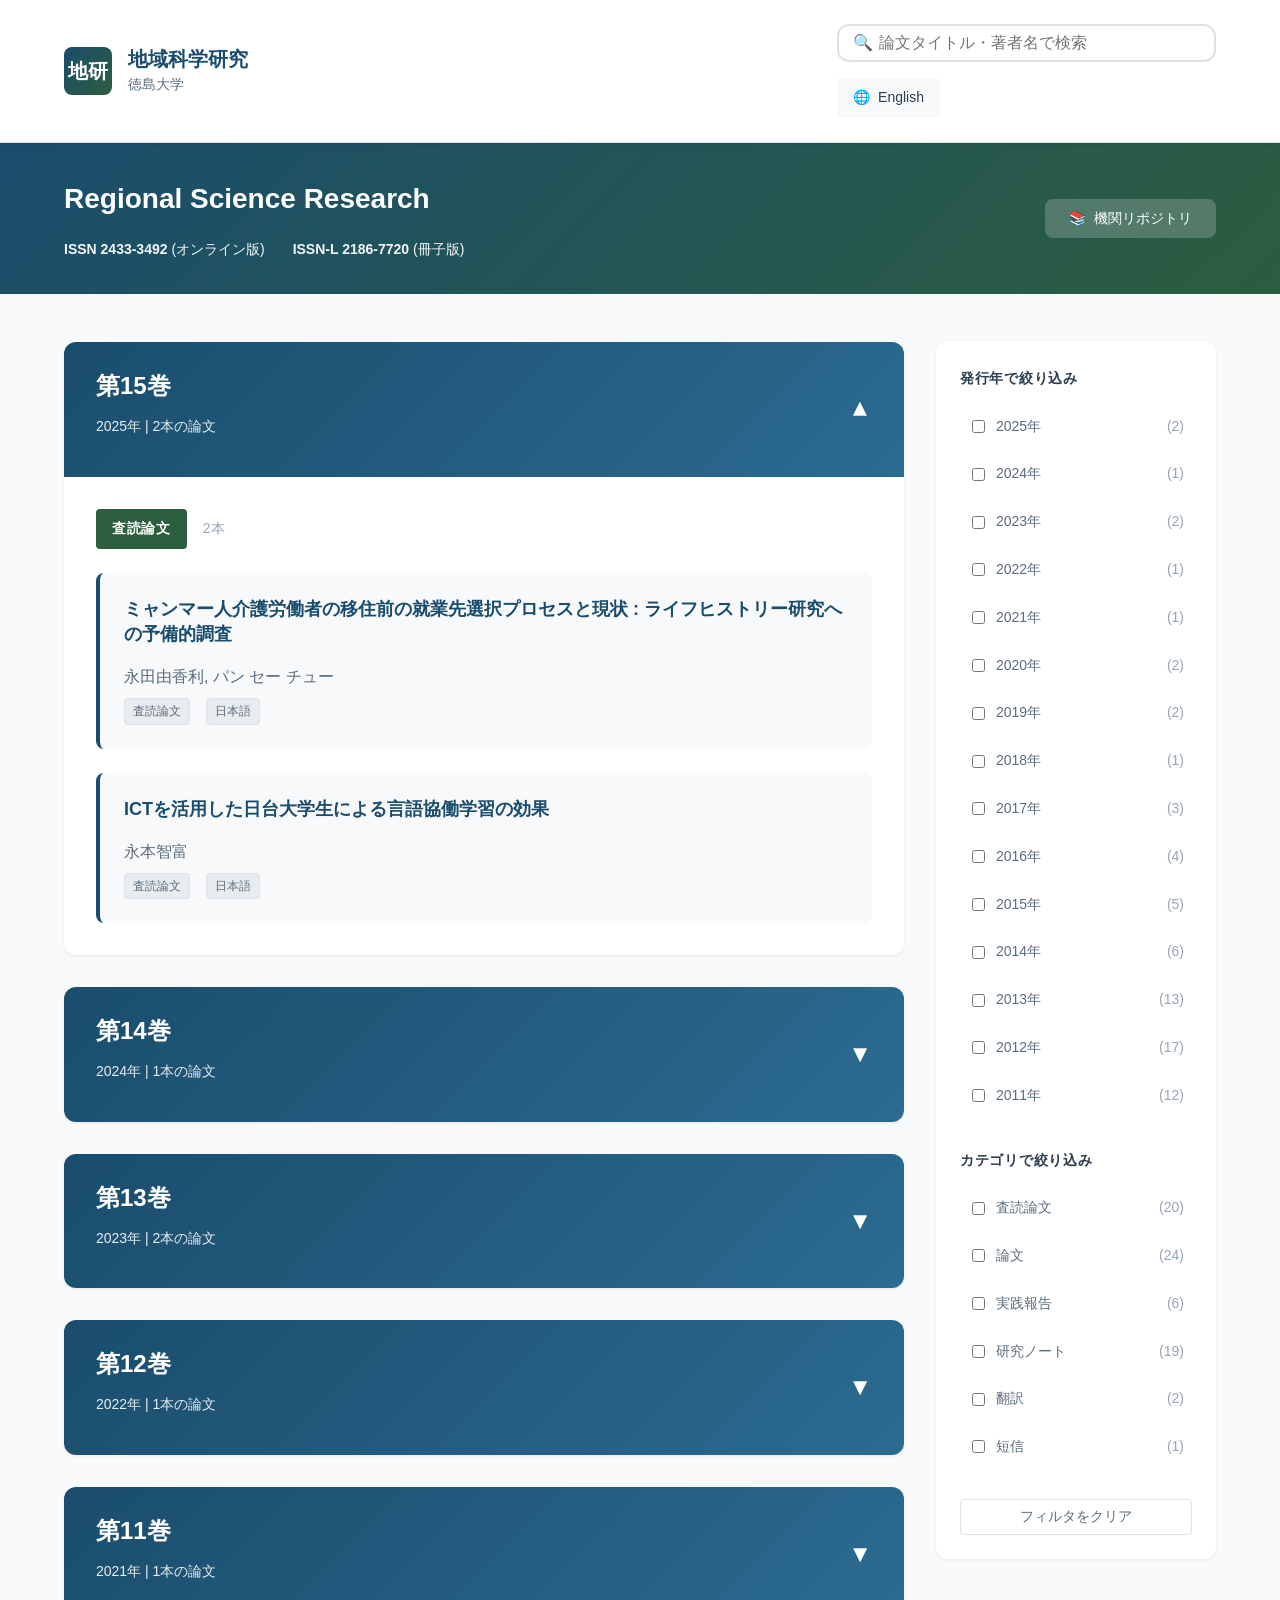
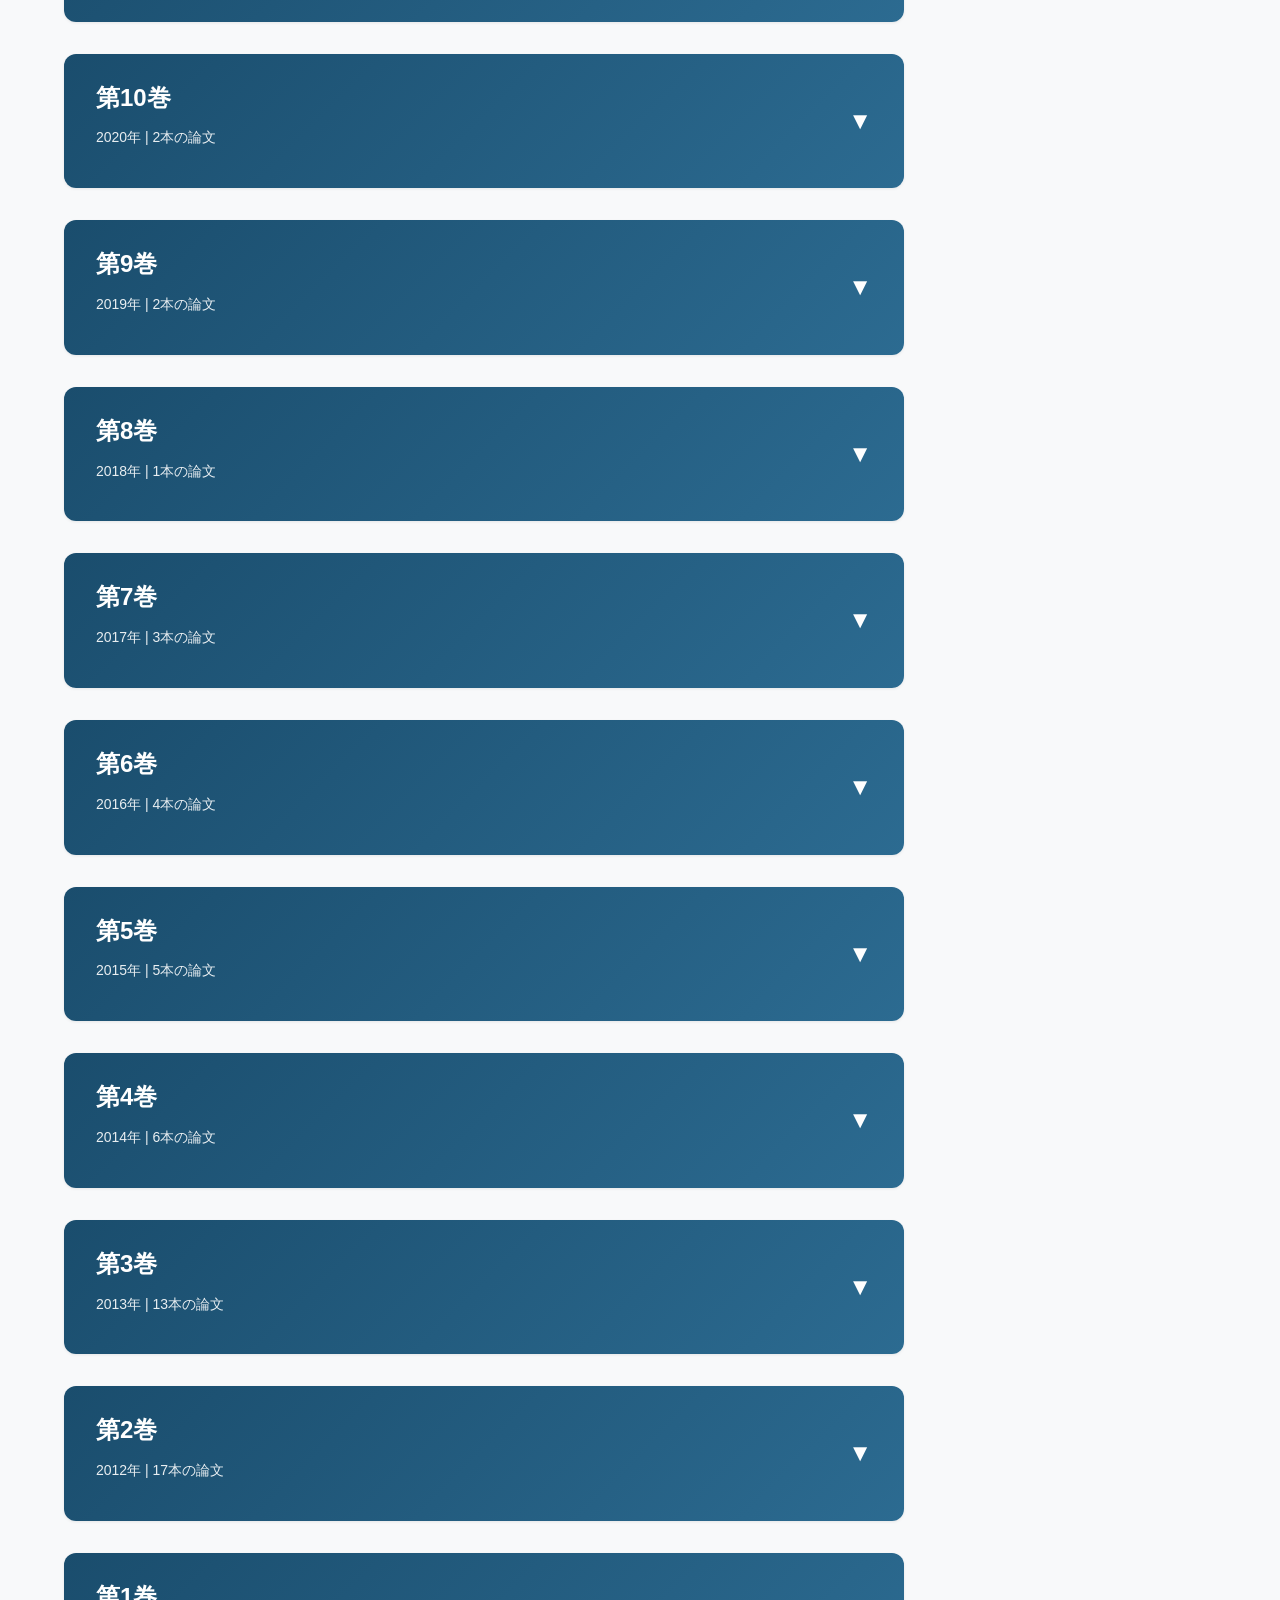
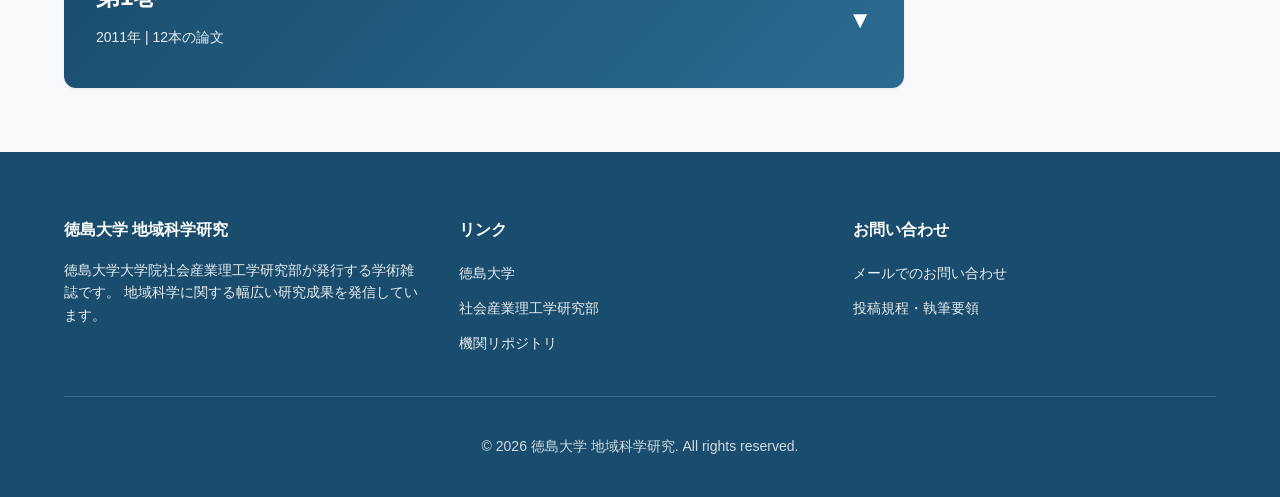
<file: Bulletin/index.html>
<!DOCTYPE html>
<html lang="ja">
<head>
    <meta charset="UTF-8">
    <meta name="viewport" content="width=device-width, initial-scale=1.0">
    <meta name="description" content="徳島大学 地域科学研究の目次一覧。研究論文、査読論文、研究ノートなどを巻号別に検索・閲覧できます。">
    <meta name="keywords" content="徳島大学, 地域科学研究, 学術誌, 論文, 紀要">
    <meta name="author" content="掛井秀一 (KAKEI Hidekazu)">
    <title>徳島大学 地域科学研究 - 目次一覧</title>
    
    <!-- SEO & Open Graph -->
    <meta property="og:title" content="徳島大学 地域科学研究 - 目次一覧">
    <meta property="og:description" content="徳島大学 地域科学研究の目次一覧。研究論文、査読論文、研究ノートなどを巻号別に検索・閲覧できます。">
    <meta property="og:type" content="website">
    
    <link rel="stylesheet" href="styles.css">
</head>
<body>
    <!-- ヘッダー -->
    <header class="header" role="banner">
        <div class="header-container">
            <div class="site-branding">
                <div class="site-logo" aria-hidden="true">地研</div>
                <div>
                    <h1 class="site-title">地域科学研究</h1>
                    <p class="site-subtitle">徳島大学</p>
                </div>
            </div>
            
            <div class="header-actions">
                <div class="search-container">
                    <span class="search-icon" aria-hidden="true">🔍</span>
                    <input 
                        type="search" 
                        class="search-input" 
                        id="searchInput"
                        placeholder="論文タイトル・著者名で検索"
                        aria-label="論文を検索"
                    >
                </div>
                <a href="reg_2025.html" class="lang-switch" aria-label="English版に切り替え">
                    <span aria-hidden="true">🌐</span>
                    <span>English</span>
                </a>
            </div>
        </div>
    </header>
    
    <!-- メタ情報バナー -->
    <section class="meta-banner">
        <div class="meta-container">
            <div class="meta-info">
                <h1>Regional Science Research</h1>
                <p class="issn-info">
                    <span><strong>ISSN 2433-3492</strong> (オンライン版)</span>
                    <span><strong>ISSN-L 2186-7720</strong> (冊子版)</span>
                </p>
            </div>
            <a href="https://www.tokushima-u.ac.jp/ias/bulletin/" class="repo-link" target="_blank" rel="noopener noreferrer">
                <span aria-hidden="true">📚</span>
                <span>機関リポジトリ</span>
            </a>
        </div>
    </section>
    
    <!-- メインコンテンツ -->
    <main class="main-container">
        <!-- 論文一覧 -->
        <div class="volumes-container" id="volumesContainer" role="main" aria-label="論文一覧">
            <!-- JavaScriptで動的に生成 -->
        </div>
        
        <!-- フィルタサイドバー -->
        <aside class="filters-sidebar" role="complementary" aria-label="フィルタ">
            <div class="filter-section">
                <h2 class="filter-title">発行年で絞り込み</h2>
                <div class="filter-options" id="yearFilters">
                    <!-- JavaScriptで動的に生成 -->
                </div>
            </div>
            
            <div class="filter-section">
                <h2 class="filter-title">カテゴリで絞り込み</h2>
                <div class="filter-options" id="categoryFilters">
                    <!-- JavaScriptで動的に生成 -->
                </div>
            </div>
            
            <button class="clear-filters" id="clearFilters">フィルタをクリア</button>
        </aside>
    </main>
    
    <!-- フッター -->
    <footer class="footer" role="contentinfo">
        <div class="footer-container">
            <div class="footer-content">
                <div class="footer-section">
                    <h3>徳島大学 地域科学研究</h3>
                    <p>
                        徳島大学大学院社会産業理工学研究部が発行する学術雑誌です。
                        地域科学に関する幅広い研究成果を発信しています。
                    </p>
                </div>
                
                <div class="footer-section">
                    <h3>リンク</h3>
                    <ul class="footer-links">
                        <li><a href="https://www.tokushima-u.ac.jp/" target="_blank" rel="noopener">徳島大学</a></li>
                        <li><a href="https://www.tokushima-u.ac.jp/tiss/" target="_blank" rel="noopener">社会産業理工学研究部</a></li>
                        <li><a href="https://www.tokushima-u.ac.jp/ias/bulletin/" target="_blank" rel="noopener">機関リポジトリ</a></li>
                    </ul>
                </div>
                
                <div class="footer-section">
                    <h3>お問い合わせ</h3>
                    <ul class="footer-links">
                        <li><a href="mailto:contact@example.com">メールでのお問い合わせ</a></li>
                        <li><a href="https://gakunai.honbu.tokushima-u.ac.jp/ias/somu/meibo/kiyou/">投稿規程・執筆要領</a></li>
                    </ul>
                </div>
            </div>
            
            <div class="footer-bottom">
                <p>&copy; 2026 徳島大学 地域科学研究. All rights reserved.</p>
            </div>
        </div>
    </footer>
    
    <script>
        // ============================================
        // データ
        // ============================================
        const volumesData = [
            {
                volume: 15,
                year: 2025,
                sections: {
                    "査読論文": [
                        {
                            title: "The Pre-Migration Work Destination Selection Process and current situation of Myanmar Care Migrant Workers in Rural Japan : A Preliminary Study for Life History Research",
                            titleJa: "ミャンマー人介護労働者の移住前の就業先選択プロセスと現状 : ライフヒストリー研究への予備的調査",
                            authors: "Yukari Nagata, Pann Thae Chu",
                            authorsJa: "永田由香利, パン セー チュー",
                            link: "https://tokushima-u.repo.nii.ac.jp/records/2013313",
                            language: "ja",
                            tags: ["査読論文"]
                        },
                        {
                            title: "A Case Study on Future Prospects of ICT-Based Collaborative Language Learning between Japanese and Taiwanese University Students",
                            titleJa: "ICTを活用した日台大学生による言語協働学習の効果",
                            authors: "Chifu Nagamoto",
                            authorsJa: "永本智富",
                            link: "https://tokushima-u.repo.nii.ac.jp/records/2013862",
                            language: "ja",
                            tags: ["査読論文"]
                        }
                    ]
                }
            },
            {
                volume: 14,
                year: 2024,
                sections: {
                    "査読論文": [
                        {
                            title: "Issues regarding skateboarding events sponsored by the government – Examples of three events held in Tokushima Prefecture –",
                            titleJa: "行政が主催するスケートボードイベントに関する課題 – 徳島県で開催された3つのイベントを事例として –",
                            authors: "Mikiya Ota, Takuya Yabe",
                            authorsJa: "太田幹也, 矢部拓也",
                            link: "https://repo.lib.tokushima-u.ac.jp/ja/list/t-pubs/rsr/14/--/item/119391",
                            language: "ja",
                            tags: ["査読論文"]
                        }
                    ]
                }
            },
            {
                volume: 13,
                year: 2023,
                sections: {
                    "査読論文": [
                        {
                            title: "Issues and Possibility of Agricultural Cooperative in Marketing of Vegetables Through Analysis of Farmer's Market in Tokushima Prefecture : A Case Study in \"JA-Yumeichiba\" of Awagun-Tobu Agricultural Cooperative",
                            titleJa: "徳島県における農産物直売所の分析を通した農協の青果物マーケティングの課題と可能性 : 阿波郡東部農協「JA夢市場」を事例として",
                            authors: "Naoshi Hashimoto, Atsushi Yamafuji",
                            authorsJa: "橋本直史, 山藤篤",
                            link: "https://repo.lib.tokushima-u.ac.jp/ja/list/t-pubs/rsr/13/--/item/117894",
                            language: "ja",
                            tags: ["査読論文"]
                        },
                        {
                            title: "Issues and possibility of Carrot Marketing in Main Production Area of Tokushima Prefecture under COVID-19 Pandemic: A Case Study in Itanogun Agricultural Cooperative",
                            titleJa: "コロナ禍における徳島県主産地のニンジンマーケティングの課題と可能性 : 板野郡農協を事例として",
                            authors: "Naoshi Hashimoto",
                            authorsJa: "橋本直史",
                            link: "https://repo.lib.tokushima-u.ac.jp/ja/list/t-pubs/rsr/13/--/item/118517",
                            language: "ja",
                            tags: ["査読論文"]
                        }
                    ]
                }
            },
            {
                volume: 12,
                year: 2022,
                sections: {
                    "論文": [
                        {
                            title: "Present situation of Elaeocarpus zolloingeri tree planted in Mt. Shiroyama in 2006 : survival and infection status of Elaeocarpus yellows (Second Report)",
                            titleJa: "2006年に城山に植栽されたホルトノキの現況 : 生存と黄化病感染状況（第2報）",
                            authors: "Masaya Satoh, Nanoha Kusuda, Yoshiki Osaka, Sachina Seki, Mone Abe",
                            authorsJa: "佐藤征弥, 楠田菜乃羽, 大阪佳季, 関幸奈, 阿部萌音",
                            link: "https://repo.lib.tokushima-u.ac.jp/ja/list/t-pubs/rsr/12/--/item/117627",
                            language: "ja",
                            tags: ["論文"]
                        }
                    ]
                }
            },
            {
                volume: 11,
                year: 2021,
                sections: {
                    "査読論文": [
                        {
                            title: "Analysis on Agricultural Marketing of Naruto-Kintoki under Expandion of Exportation of Domestic Sweet Potato : Focus on Agricultural Cooperatives in Tokushima",
                            titleJa: "かんしょ輸出拡大下のなると金時産地の集荷・販売対応：輸出を通じた集出荷体制の検討",
                            authors: "Naoshi Hashimoto, Takashi Toyonari, Takehiko Tsuda",
                            authorsJa: "橋本直史, 豊成尚, 津田岳彦",
                            link: "https://repo.lib.tokushima-u.ac.jp/ja/list/t-pubs/rsr/11/--/item/115858",
                            language: "ja",
                            tags: ["査読論文"]
                        }
                    ]
                }
            },
            {
                volume: 10,
                year: 2020,
                sections: {
                    "査読論文": [
                        {
                            title: "Hachisuka Mochiaki's Overseas Achievements",
                            titleJa: "蜂須賀茂韶の海外での功績",
                            authors: "Masaya Satoh, Yuri Takasuka, Daiki Matsu-ura, Yoshimi Takagi, Masaki Tomitsuka, Ryuji Yorioka, Takayoshi Miyazaki",
                            authorsJa: "佐藤征弥, 高須賀友里, 松浦大樹, 高木佳美, 富塚昌輝, 依岡隆二, 宮崎隆義",
                            link: "https://repo.lib.tokushima-u.ac.jp/115414",
                            language: "ja",
                            tags: ["査読論文"]
                        },
                        {
                            title: "About park management dedicated to skateboarding in city park administration - Taking Naruto City's community opening facility \"UZU Park\" as an example -",
                            titleJa: "都市公園行政におけるスケートボード専用公園の管理運営について：鳴門市コミュニティ開放施設「UZU PARK」を事例として",
                            authors: "Mikiya Ota, Mituhiro Sato",
                            authorsJa: "太田幹也, 佐藤充宏",
                            link: "https://repo.lib.tokushima-u.ac.jp/115546",
                            language: "ja",
                            tags: ["査読論文"]
                        }
                    ]
                }
            },
            {
                volume: 9,
                year: 2019,
                sections: {
                     "論文": [
                        {
                            title: "From corporal punishment to psychotropic drugs: From the narratives of facility staff working at child welfare institution Y in Z prefecture",
                            titleJa: "体罰から向精神薬へ : Z県の児童養護施設Yで働く施設職員の語りから",
                            authors: "Kohei Yoshida, Atsushi Tsuchiya",
                            authorsJa: "吉田耕平, 土屋敦",
                            link: "https://repo.lib.tokushima-u.ac.jp/113478",
                            language: "ja",
                            tags: ["論文"]
                        },
                        {
                            title: "Verification of changes in perspectives on children's problem behavior and the medicalization process: From an examination of medical literature from the 1960s to the 2010s",
                            titleJa: "子どもの問題行動への視角の変遷と医療化プロセスの検証 : 1960年代から2010年代の医学文献の検討から",
                            authors: "Kohei Yoshida, Fumiya Sato, Atsushi Tsuchiya, Kayoko Ueno",
                            authorsJa: "吉田耕平, 佐藤文哉, 土屋敦, 上野加代子",
                            link: "https://repo.lib.tokushima-u.ac.jp/114059",
                            language: "ja",
                            tags: ["論文"]
                        }
                    ]
                }
            },
            {
                volume: 8,
                year: 2018,
                sections: {
                    "論文": [
                        {
                            title: "A consideration of intercultural communication: Focusing on \"shame\" and \"amae\" culture",
                            titleJa: "異文化コミュニケーションに関する一考察 : 「恥」と「甘え」文化を中心に",
                            authors: "Huanu Tang, Makoto Ohashi",
                            authorsJa: "唐画女, 大橋眞",
                            link: "https://repo.lib.tokushima-u.ac.jp/111848",
                            language: "ja",
                            tags: ["論文"]
                        }
                    ]
                }
            },
            {
                volume: 7,
                year: 2017,
                sections: {
                    "論文": [
                        {
                            title: "Contemporary regional issues in sustainability : Prospective application for activation of local community and university education from an international seminar",
                            titleJa: "Contemporary regional issues in sustainability : Prospective application for activation of local community and university education from an international seminar",
                            authors: "Awangku Hassanal Bahar Pengiran Bagul, Makoto Ohashi",
                            authorsJa: "Awangku Hassanal Bahar Pengiran Bagul, Makoto Ohashi",
                            link: "https://repo.lib.tokushima-u.ac.jp/110200",
                            language: "en",
                            tags: ["論文"]
                        }
                    ],
                    "査読論文": [
                        {
                            title: "Relationship between Difficulties in Emotion Regulation and the Results of Activity and Distraction",
                            titleJa: "感情制御困難傾向と活動性および気晴らしの結果との関連",
                            authors: "Yuki Shinoura, Motohiro Sakai",
                            authorsJa: "篠浦友希, 境泉洋",
                            link: "https://repo.lib.tokushima-u.ac.jp/110887",
                            language: "ja",
                            tags: ["査読論文"]
                        }
                    ],
                    "実践報告": [
                        {
                            title: "Practical Report of FY2016 Tokushima University Faculty of Integrated Arts and Sciences Dean's Discretionary Budget Creative Research Project \"Moraes Commemoration Project for Regional Revitalization\"",
                            titleJa: "平成28年度徳島大学総合科学部部局長裁量経費総合科学部創生研究プロジェクト実践報告「モラエス顕彰による地方創生プロジェクト」",
                            authors: "Takayoshi Miyazaki, Eisaku Ishikawa, Masaya Satoh, Motohiro Sakai",
                            authorsJa: "宮崎隆義, 石川榮作, 佐藤征弥, 境泉洋",
                            link: "https://repo.lib.tokushima-u.ac.jp/110987",
                            language: "ja",
                            tags: ["実践報告"]
                        }
                    ]
                }
            },
            {
                volume: 6,
                year: 2016,
                sections: {
                    "査読論文": [
                        {
                            title: "Relationship between duration of functional and dysfunctional self-focused attention and anxiety and depression",
                            titleJa: "機能的・非機能的自己注目の持続と不安・抑うつの関連",
                            authors: "Saki Taniguchi, Mai Miyamoto, Akiko Mizoguchi, Motohiro Sakai",
                            authorsJa: "谷口早紀, 宮本真衣, 溝口暁子, 境泉洋",
                            link: "https://repo.lib.tokushima-u.ac.jp/109601",
                            language: "ja",
                            tags: ["査読論文"]
                        },
                        {
                            title: "The Present situation of Elaeocarpus zolloingeri tree planted in Mt. Shiroyama in 2006 : survival and infection status of Elaeocarpus yellows",
                            titleJa: "2006年に徳島市城山に植樹されたホルトノキの苗木の現状 : 生育状況とホルトノキ萎黄病感染状況について",
                            authors: "Masaya Satoh, Daisuke Minoda, Ryohei Takai, Yusuke Imada, Takaharu Anzai, Ryutaro Tanaka, Eri Shimogomi, Ayami Oda, Hajime Nonoichi, Risa Kamae, Shota Okumura, Miyu Hirase, Chihiro Itonaga, Shinzaburo Sano, Hiroaki Nakagawa, Hiro Okada, Mayu Yamagata",
                            authorsJa: "佐藤征弥, 箕田大祐, 高井竜平, 今田悠介, 安西隆治, 田中隆太郎, 下込衣里, 小田彩未, 野々市元, 釜江梨紗, 奥村彰太, 平瀬未悠, 糸永千尋, 佐野慎三郎, 中川寛章, 岡田ひろ, 山形真由",
                            link: "https://repo.lib.tokushima-u.ac.jp/110014",
                            language: "ja",
                            tags: ["査読論文"]
                        }
                    ],
                    "論文": [
                        {
                            title: "Moraes's Garden (6) Moraes's Eye: The Landscape of Tokushima",
                            titleJa: "モラエスの庭 −(6) モラエスの目：徳島の風景",
                            authors: "Takayoshi Miyazaki, Eisaku Ishikawa, Masaya Satoh, Motohiro Sakai",
                            authorsJa: "宮崎隆義, 石川榮作, 佐藤征弥, 境泉洋",
                            link: "https://repo.lib.tokushima-u.ac.jp/110015",
                            language: "ja",
                            tags: ["論文"]
                        }
                    ],
                    "実践報告": [
                        {
                            title: "Practical Report of FY2015 Tokushima University Faculty of Integrated Arts and Sciences Dean's Discretionary Budget Creative Research Project \"Globalism and Moraes - Reconstruction of Tokushima's Nature, People, and Heart that Moraes Spread to the World\"",
                            titleJa: "平成27年度徳島大学総合科学部部局長裁量経費総合科学部創生研究プロジェクト実践報告「グローバリズムとモラエス - モラエスが世界に広げた〈徳島の自然・人・心〉の再構築 -」",
                            authors: "Takayoshi Miyazaki, Eisaku Ishikawa, Masaya Satoh, Motohiro Sakai",
                            authorsJa: "宮崎隆義, 石川榮作, 佐藤征弥, 境泉洋",
                            link: "https://repo.lib.tokushima-u.ac.jp/110016",
                            language: "ja",
                            tags: ["実践報告"]
                        }
                    ]
                }
            },
            {
                volume: 5,
                year: 2015,
                sections: {
                    "査読論文": [
                        {
                            title: "Effects of self-efficacy and employment anxiety on career indecision among university students",
                            titleJa: "大学生の職業未決定に自己効力と就職不安が与える影響",
                            authors: "Hirokazu Matsubara, Azusa Noma, Megumi Ushio, Motohiro Sakai",
                            authorsJa: "松原弘和, 野間あずさ, 牛尾恵, 境泉洋",
                            link: "https://repo.lib.tokushima-u.ac.jp/109547",
                            language: "ja",
                            tags: ["査読論文"]
                        },
                        {
                            title: "The bridge and park built by German prisoners of war from Bando POW camp in the precincts of Oasa Hiko Shrine",
                            titleJa: "板東俘虜収容所のドイツ兵が大麻比古神社境内に造った橋と公園",
                            authors: "Masaya Satoh, Eri Tanegashima, Katsuaki Amita, Saburo Kawakami",
                            authorsJa: "佐藤征弥, 種ヶ嶋絵理, 網田克明, 川上三郎",
                            link: "https://repo.lib.tokushima-u.ac.jp/109548",
                            language: "ja",
                            tags: ["査読論文"]
                        },
                        {
                            title: "Living with the \"stuttering\" body: The meaning of stuttering coping methods seen in narratives at a stuttering self-help organization",
                            titleJa: "「嚼む」身体と共に生きる : 吃音自助組織での語りにみる吃音対処法の意味",
                            authors: "Ryo Otsuka, Naoki Naito",
                            authorsJa: "大塚諒, 内藤直樹",
                            link: "https://repo.lib.tokushima-u.ac.jp/109551",
                            language: "ja",
                            tags: ["査読論文"]
                        }
                    ],
                    "論文": [
                        {
                            title: "Moraes's Garden (5) The Position of Moraes's Works and the Fifth National Industrial Exhibition",
                            titleJa: "モラエスの庭 −(5) モラエスの著作の位置づけと第五回内国勧業博覧会",
                            authors: "Takayoshi Miyazaki, Eisaku Ishikawa, Masaya Satoh, Motohiro Sakai",
                            authorsJa: "宮崎隆義, 石川榮作, 佐藤征弥, 境泉洋",
                            link: "https://repo.lib.tokushima-u.ac.jp/109549",
                            language: "ja",
                            tags: ["論文"]
                        }
                    ],
                    "実践報告": [
                        {
                            title: "Practical Report of FY2014 Tokushima University Faculty of Integrated Arts and Sciences Dean's Discretionary Budget Creative Research Project \"Globalism and Moraes - Reconstruction of Tokushima's Nature, People, and Heart that Moraes Spread to the World\"",
                            titleJa: "平成26年度徳島大学総合科学部部局長裁量経費総合科学部創生研究プロジェクト実践報告「グローバリズムとモラエス - モラエスが世界に広げた〈徳島の自然・人・心〉の再構築 -」",
                            authors: "Takayoshi Miyazaki, Eisaku Ishikawa, Masaya Satoh, Motohiro Sakai",
                            authorsJa: "宮崎隆義, 石川榮作, 佐藤征弥, 境泉洋",
                            link: "https://repo.lib.tokushima-u.ac.jp/109550",
                            language: "ja",
                            tags: ["実践報告"]
                        }
                    ]
                }
            },
            {
                volume: 4,
                year: 2014,
                sections: {
                    "査読論文": [
                        {
                            title: "Use and significance of Anan City marble in historically important buildings in Japan",
                            titleJa: "日本の歴史的重要建造物における徳島県阿南市産大理石の使用とその意義",
                            authors: "Keisuke Ishida, Takahito Hayabuchi, Kenichi Nakao, Shozo Toomei",
                            authorsJa: "石田啓祐, 早渕隆人, 中尾賢一, 東明省三",
                            link: "https://repo.lib.tokushima-u.ac.jp/106424",
                            language: "ja",
                            tags: ["査読論文"]
                        }
                    ],
                    "論文": [
                        {
                            title: "Marriage behavior of young people in Tokushima Prefecture",
                            titleJa: "徳島県の若年層の結婚行動",
                            authors: "Tomokuni Mizunoue, Tong Zhao",
                            authorsJa: "水ノ上智邦, 趙彤",
                            link: "https://repo.lib.tokushima-u.ac.jp/106425",
                            language: "ja",
                            tags: ["論文"]
                        },
                        {
                            title: "Moraes's Garden (4) Gaze on Life, Gaze on Death",
                            titleJa: "モラエスの庭 −(4) 生へのまなざし、死へのまなざし",
                            authors: "Takayoshi Miyazaki, Eisaku Ishikawa, Masaya Satoh, Motohiro Sakai",
                            authorsJa: "宮崎隆義, 石川榮作, 佐藤征弥, 境泉洋",
                            link: "https://repo.lib.tokushima-u.ac.jp/106426",
                            language: "ja",
                            tags: ["論文"]
                        },
                        {
                            title: "About articles on Moraes's grave, farewell ceremony, and his room reported in the Portuguese popular newspaper \"CIVILIZAÇÃO\" January 1930 issue",
                            titleJa: "ポルトガルの大衆紙\"CIVILIZAÇÃO\"が1930年1月号で伝えたモラエスの墓、告別式、彼の部屋に関する記事について",
                            authors: "Masaya Satoh, Takiko Okamura, Motohiro Sakai, Eisaku Ishikawa, Takayoshi Miyazaki",
                            authorsJa: "佐藤征弥, 岡村多希子, 境泉洋, 石川栄作, 宮崎隆義",
                            link: "https://repo.lib.tokushima-u.ac.jp/106428",
                            language: "ja",
                            tags: ["論文"]
                        }
                    ],
                    "実践報告": [
                        {
                            title: "Practical Report of FY2013 Tokushima University Faculty of Integrated Arts and Sciences Dean's Discretionary Budget Creative Research Project \"Globalism and Moraes - Reconstruction of Tokushima's Nature, People, and Heart that Moraes Spread to the World\"",
                            titleJa: "平成25年度徳島大学総合科学部学部長裁量経費総合科学部創生研究プロジェクト実践報告「グローバリズムとモラエス - モラエスが世界に広げた〈徳島の自然・人・心〉の再構築 -」",
                            authors: "Takayoshi Miyazaki, Eisaku Ishikawa, Masaya Satoh, Motohiro Sakai",
                            authorsJa: "宮崎隆義, 石川榮作, 佐藤征弥, 境泉洋",
                            link: "https://repo.lib.tokushima-u.ac.jp/106427",
                            language: "ja",
                            tags: ["実践報告"]
                        }
                    ],
                    "研究ノート": [
                        {
                            title: "Attempt to create a \"voice language map\" in the Yoshino River basin of Tokushima Prefecture",
                            titleJa: "徳島県吉野川流域における『声の言語地図』作成の試み",
                            authors: "Yukako Tsuboguchi, Abdunabi Ubul, Seiji Oizumi, Ying Chen",
                            authorsJa: "峪口有香子, Abdunabi Ubul, 大泉誠治, 陳英",
                            link: "https://repo.lib.tokushima-u.ac.jp/106429",
                            language: "ja",
                            tags: ["研究ノート"]
                        }
                    ]
                }
            },
            {
                volume: 3,
                year: 2013,
                sections: {
                    "査読論文": [
                        {
                            title: "Current status and issues of a public campground as nature experience center based on facility usage data of the campground “Sanagochi Ikimonofureainosato” over the past fifteen years",
                            titleJa: "自然体験活動の場としての公設キャンプ場の現状と課題 : 徳島県立佐那河内いきものふれあいの里キャンプ場における過去15 年間の利用者情報から",
                            authors: "Haruna Matsuda, Yushu Tashiro",
                            authorsJa: "松田春菜, 田代優秋",
                            link: "https://tokushima-u.repo.nii.ac.jp/records/2002582",
                            language: "ja",
                            tags: ["査読論文"]
                        }
                    ],
                    "論文": [
                        {
                            title: "Life strategies of migrant domestic workers in China: From interview surveys in Dalian",
                            titleJa: "中国の出稼ぎ家事労働者の生活戦略 : 大連でのインタビュー調査から",
                            authors: "Xinni Dong",
                            authorsJa: "董鑫妮",
                            link: "https://repo.lib.tokushima-u.ac.jp/105954",
                            language: "ja",
                            tags: ["論文"]
                        },
                        {
                            title: "An overview of women's life in the late modern period in Japan: from the description of a daily 'Sakurado Nikki' in Awa district",
                            titleJa: "日本の近世女性のあり方に関する一考察 - 阿波国における「桜戸日記」を中心に - ",
                            authors: "Donovan Waters (translated by Masato Shimizu)",
                            authorsJa: "湯麗, 劉潔, 大橋眞",
                            link: "https://repo.lib.tokushima-u.ac.jp/106414",
                            language: "ja",
                            tags: ["論文"]
                        },
                        {
                            title: "Three books of Moraes's picture postcards - Living areas, tourist resorts, and religiou piety -",
                            titleJa: "モラエスの三つの絵葉書書簡集 - 絵葉書書簡からみえるモラエスの生活圏，旅行，信仰について -",
                            authors: "Masaya Satoh, Yoshimi Takagi, Eisaku Ishikawa, Motohiro Sakai, Takayoshi Miyazaki",
                            authorsJa: "佐藤征弥, 高木佳美, 石川栄作, 境泉洋, 宮崎隆義",
                            link: "https://tokushima-u.repo.nii.ac.jp/records/2002579",
                            language: "ja",
                            tags: ["論文"]
                        },
                        {
                            title: "Moraes's Garden (3) In the Eyes of a Stranger",
                            titleJa: "モラエスの庭 − (3) 異邦人のまなざし -",
                            authors: "Takayoshi Miyazaki, Masaya Satoh, Motohiro Sakai",
                            authorsJa: "宮崎隆義, 佐藤征弥, 境泉洋",
                            link: "https://tokushima-u.repo.nii.ac.jp/records/2002581",
                            language: "ja",
                            tags: ["論文"]
                        }
                    ],
                    "実践報告": [
                        {
                            title: "A Report of the Project Studies in 2012 : Moraes's Garden : Nature, People and Heart of Tokushima",
                            titleJa: "平成24年度徳島大学総合科学部学部長裁量経費総合科学部創生研究プロジェクト実践報告「モラエスの庭 - 徳島の自然・人・心 -」",
                            authors: "Takayoshi Miyazaki, Masaya Satoh, Motohiro Sakai",
                            authorsJa: "宮崎隆義, 佐藤征弥, 境泉洋",
                            link: "https://tokushima-u.repo.nii.ac.jp/records/2002580",
                            language: "ja",
                            tags: ["実践報告"]
                        }
                    ],
                    "研究ノート": [
                        {
                            title: "A new approach to evaluating cancer care-related information on the Internet: A medical information sociology essay focusing on meaningfulness in life",
                            titleJa: "インターネットにおけるがん療養関連情報の新たな評価への試み : 生活における有意味さに注目した医療情報社会学的試論",
                            authors: "Mina Karu, Chiemi Matsuura, Yoshio Kashida",
                            authorsJa: "香留美菜, 松浦智恵美, 樫田美雄",
                            link: "https://repo.lib.tokushima-u.ac.jp/105955",
                            language: "ja",
                            tags: ["研究ノート"]
                        },
                        {
                            title: "Logics of the ‘Aggressive Conservative’ Activists (9) : The Case of Mr. θ",
                            titleJa: "「行動する保守」の論理(9) ― 国家革新の一部として排外主義運動に参加するθ氏の場合 ―",
                            authors: "Naoto Higuchi",
                            authorsJa: "樋口直人",
                            link: "https://repo.lib.tokushima-u.ac.jp/106415",
                            language: "ja",
                            tags: ["研究ノート"]
                        },
                        {
                            title: "Logics of Zaitokukai Activists (22) : The Case of Mr. V",
                            titleJa: "在特会の論理(22) ― 「日の丸をじいちゃんが掲げた」Ｖ氏の場合 ―",
                            authors: "Naoto Higuchi",
                            authorsJa: "樋口直人",
                            link: "https://repo.lib.tokushima-u.ac.jp/106416",
                            language: "ja",
                            tags: ["研究ノート"]
                        },
                        {
                            title: "Logics of Zaitokukai Activists (23) : The Case of Mr. W",
                            titleJa: "在特会の論理(23) ― インターネットで世界が変わったＷ氏の場合 ―",
                            authors: "Naoto Higuchi",
                            authorsJa: "樋口直人",
                            link: "https://repo.lib.tokushima-u.ac.jp/106417",
                            language: "ja",
                            tags: ["研究ノート"]
                        },
                        {
                            title: "Logics of Zaitokukai Activists (24) : The Case of Ms. X",
                            titleJa: "在特会の論理(24) ― 労組専従から右旋回したＸ氏の場合 ―",
                            authors: "Naoto Higuchi",
                            authorsJa: "樋口直人",
                            link: "https://repo.lib.tokushima-u.ac.jp/106418",
                            language: "ja",
                            tags: ["研究ノート"]
                        },
                        {
                            title: "Logics of Zaitokukai Activists (25) : The Case of Mr. Y",
                            titleJa: "在特会の論理(25) ― 勉強サークルとしての在特会に参加したＹ氏の場合 ―",
                            authors: "Naoto Higuchi",
                            authorsJa: "樋口直人",
                            link: "https://repo.lib.tokushima-u.ac.jp/106419",
                            language: "ja",
                            tags: ["研究ノート"]
                        }
                    ],
                    "翻訳": [
                        {
                            title: "The use of trusts in Canada",
                            titleJa: "カナダにおける信託の利用",
                            authors: "Donovan Waters (translated by Masato Shimizu)",
                            authorsJa: "ドノヴァン・ウォーターズ著, 清水真人訳",
                            link: "https://repo.lib.tokushima-u.ac.jp/106413",
                            language: "ja",
                            tags: ["翻訳"]
                        }
                    ]
                }
            },
            {
                volume: 2,
                year: 2012,
                sections: {
                    "査読論文": [
                        {
                            title: "An Analysis of the Interaction in Home Care : Focusing on the dressing scene of a person with injury in her vertebra",
                            titleJa: "在宅療養者と介護者の相互行為分析―ある脊椎損傷者の着替え場面に注目して―",
                            authors: "Yuko Hotta, Yoshio Kashida",
                            authorsJa: "堀田裕子, 樫田美雄",
                            link: "https://repo.lib.tokushima-u.ac.jp/105933",
                            language: "ja",
                            tags: ["査読論文"]
                        },
                        {
                            title: "Landscape Architecture of Tokushima Central Park : Comparison with Hibiya Park and Seifersdorf Castle",
                            titleJa: "徳島公園（徳島中央公園）の造園設計について － 日比谷公園及びザイファースドルフ城との比較 ー",
                            authors: "Masaya Satoh, Yusuke Yasuda, Kazumasa Matoba, Akinori Maedaka, Bao Siqin Gowa, Yuka Hirashima, Asuka Nakajima, Masahiro Sakata, Jun Kurochi, Zhehao Han, Yosuke Endo, Motohiro Sakai, Takayoshi Miyazaki",
                            authorsJa: "佐藤征弥, 安田侑右, 的場一将, 前髙明典, 包斯琴高娃, 平島佑香, 中島明日香, 坂田真宏, 黒地潤, 韓哲浩, 遠藤陽介, 境泉洋, 宮崎隆義",
                            link: "https://repo.lib.tokushima-u.ac.jp/105940",
                            language: "ja",
                            tags: ["査読論文"]
                        }
                    ],
                    "論文": [
                        {
                            title: "RFactors related to the level of acceptance for people who are regarded as being different : Questionnaire research administered to first year students at The University of Tokushima",
                            titleJa: "「\"異なる他者\"とのかかわり方」に関連する諸要因の研究 ― 徳島大学総合科学部1年生を対象にしたアンケート調査から ―",
                            authors: "Remi Igata, Yun Ji, Yukako Tsuboguchi, Xinni Dong, Junko Futsugi, Tetsuya Haigo, Xiaoting Yang, Kohei Yoshida, Kayoko Ueno, Kazuhiro Makabe",
                            authorsJa: "井形玲美, 季昀, 峪口有香子, 董鑫妮, 二木順子, 拝郷哲也, 楊暁婷, 吉田耕平, 上野加代子, 真壁和裕",
                            link: "https://repo.lib.tokushima-u.ac.jp/105934",
                            language: "ja",
                            tags: ["論文"]
                        },
                        {
                            title: "Hokkaido farming methods in Manchukuo in 1940s",
                            titleJa: "Hokkaido farming methods in Manchukuo in 1940s",
                            authors: "Shinnosuke Tama",
                            authorsJa: "玉真之介",
                            link: "https://repo.lib.tokushima-u.ac.jp/105935",
                            language: "en",
                            tags: ["論文"]
                        },
                        {
                            title: "The Firefly Which Wenceslau De Moraes Saw",
                            titleJa: "モラエスが見た蛍",
                            authors: "Masaya Satoh, Motohiro Sakai, Takayoshi Miyazaki",
                            authorsJa: "佐藤征弥, 境泉洋, 宮崎隆義",
                            link: "https://repo.lib.tokushima-u.ac.jp/104324",
                            language: "ja",
                            tags: ["論文"]
                        },
                        {
                            title: "A survey on the linguistic landscape of transportation in Qingdao, China",
                            titleJa: "中国青島市における交通機関の言語景観についての一考査",
                            authors: "Jie Liu, Makoto Ohashi, Shinsuke Kishie",
                            authorsJa: "劉潔, 大橋眞, 岸江信介",
                            link: "https://repo.lib.tokushima-u.ac.jp/105942",
                            language: "ja",
                            tags: ["論文"]
                        },
                        {
                            title: "Study on linguistic landscapes of the public transportation facilities of Qingdao city in China",
                            titleJa: "中国青島市における観光スポットの言語景観について",
                            authors: "Jie Liu, Makoto Ohashi, Shinsuke Kishie",
                            authorsJa: "劉潔, 大橋眞, 岸江信介",
                            link: "https://repo.lib.tokushima-u.ac.jp/105944",
                            language: "ja",
                            tags: ["論文"]
                        },
                        {
                            title: "Moraes's Garden : (2) Change in the Quality of ‘Essay’",
                            titleJa: "モラエスの庭 ― （2）「随想」の変質 ―",
                            authors: "Takayoshi Miyazaki, Masaya Satoh, Motohiro Sakai",
                            authorsJa: "宮崎隆義, 佐藤征弥, 境泉洋",
                            link: "https://repo.lib.tokushima-u.ac.jp/105945",
                            language: "ja",
                            tags: ["論文"]
                        }
                    ],
                    "研究ノート": [
                        {
                            title: "Needs for persons with developmental disabilities and their supporters",
                            titleJa: "発達障害者と支援者をめぐるニーズ",
                            authors: "Ryoko Fukumitsu",
                            authorsJa: "福光涼子",
                            link: "https://repo.lib.tokushima-u.ac.jp/105941",
                            language: "ja",
                            tags: ["研究ノート"]
                        },
                        {
                            title: "Logics of the 'Aggressive Conservative' Movement (5) : The Case of Mr. ε",
                            titleJa: "「行動する保守」の論理(5) ― トンデモ本から歴史問題をめぐる嫌悪感へ・ε氏の場合 ―",
                            authors: "Naoto Higuchi",
                            authorsJa: "樋口直人",
                            link: "https://repo.lib.tokushima-u.ac.jp/105948",
                            language: "ja",
                            tags: ["研究ノート"]
                        },
                        {
                            title: "Logics of the 'Aggressive Conservative' Movement (6) : The Case of Mr. α Revisited",
                            titleJa: "「行動する保守」の論理(6) ― 中国が重要だというα氏・再 ―",
                            authors: "Naoto Higuchi",
                            authorsJa: "樋口直人",
                            link: "https://repo.lib.tokushima-u.ac.jp/105949",
                            language: "ja",
                            tags: ["研究ノート"]
                        },
                        {
                            title: "Logics of Zaitokukai Activists (11) : The Case of Mr. K",
                            titleJa: "在特会の論理(11) ― ノンポリ転じて活動家になったK氏の場合 ―",
                            authors: "Naoto Higuchi",
                            authorsJa: "樋口直人",
                            link: "https://repo.lib.tokushima-u.ac.jp/105950",
                            language: "ja",
                            tags: ["研究ノート"]
                        },
                        {
                            title: "Logics of Zaitokukai Activists (12) : The Case of Mr. L",
                            titleJa: "在特会の論理(12) ― 在特会が多くの人に勇気を与えたというL氏の場合 ―",
                            authors: "Naoto Higuchi",
                            authorsJa: "樋口直人",
                            link: "https://repo.lib.tokushima-u.ac.jp/105951",
                            language: "ja",
                            tags: ["研究ノート"]
                        },
                        {
                            title: "Logics of Zaitokukai Activists (13) : The Case of Mr. M",
                            titleJa: "在特会の論理(13) ― 大学生時代から『正論』を読んでいたM氏の場合 ―",
                            authors: "Naoto Higuchi",
                            authorsJa: "樋口直人",
                            link: "https://repo.lib.tokushima-u.ac.jp/105952",
                            language: "ja",
                            tags: ["研究ノート"]
                        },
                        {
                            title: "Logics of Zaitokukai Activists (14) : The Case of Mr. N",
                            titleJa: "在特会の論理(14) ― 交際相手に勧誘されたN氏の場合 ―",
                            authors: "Naoto Higuchi",
                            authorsJa: "樋口直人",
                            link: "https://repo.lib.tokushima-u.ac.jp/105953",
                            language: "ja",
                            tags: ["研究ノート"]
                        }
                    ],
                    "実践報告": [
                        {
                            title: "A Report of the Project Studies 2011 : Moraes's Garden : Nature, People and Heart of Tokushima",
                            titleJa: "平成23年度徳島大学総合科学部学部長裁量経費総合科学部創生研究プロジェクト成果報告「モラエスの庭 ― 徳島の自然・人・心 ―」",
                            authors: "Takayoshi Miyazaki, Masaya Satoh, Motohiro Sakai",
                            authorsJa: "宮崎隆義, 佐藤征弥, 境泉洋",
                            link: "https://repo.lib.tokushima-u.ac.jp/105946",
                            language: "ja",
                            tags: ["実践報告"]
                        }
                    ],
                    "翻訳": [
                        {
                            title: "TThe Trust in Quebec",
                            titleJa: "ケベック州における信託",
                            authors: "Donovan Waters (translated by Masato Shimizu)",
                            authorsJa: "ドノヴァン・ウォーターズ著, 清水真人訳",
                            link: "https://repo.lib.tokushima-u.ac.jp/105947",
                            language: "ja",
                            tags: ["翻訳"]
                        }
                    ]
                }
            },
            {
                volume: 1,
                year: 2011,
                sections: {
                    "査読論文": [
                        {
                            title: "Living through midlife - after a categorical change : Sociology of experiencing midlife diagnoses developmental disorders and self-searching",
                            titleJa: "中途診断というカテゴリー変化の中で生きる ― 発達障害者の中途診断経験と自己探求の社会学 ―",
                            authors: "Rina Oue, Yoshio Kashida",
                            authorsJa: "大上梨奈, 樫田美雄",
                            link: "https://repo.lib.tokushima-u.ac.jp/105904",
                            language: "ja",
                            tags: ["査読論文"]
                        },
                        {
                            title: "Nature and landscape of Mt. Bizan based on \“Awa meisho zue\”",
                            titleJa: "『阿波名所図会』における眉山の自然と景観",
                            authors: "Masaya Satoh, Kaori Ikehata, Kentaro Ukita, Yan Wang, Mina Oguri, Keiichiro Kaseda, Jun Kato, Yusuke Kinoshita, Tayo Sugimoto, Masahiro Takahashi, Takahiro Tajima, Katsuya Harada, Takahiro Fukumoto, Masahiro Fujinaga, Aya Fujimoto, Masako Mitsunaga, Yuika Watanabe, Motohiro Sakai, Takayoshi Miyazaki",
                            authorsJa: "佐藤征弥, 池幡佳織, 浮田健太郎, 王艶, 大粟美菜, 駕田啓一郎, 加藤潤, 木下悠亮, 杉本多余, 高橋将央, 田嶋孝裕, 原田克哉, 福本孝博, 藤永真大, 藤本彩, 光永雅子, 渡邊ゆいか, 境泉洋, 宮崎隆義",
                            link: "https://repo.lib.tokushima-u.ac.jp/105900",
                            language: "ja",
                            tags: ["査読論文"]
                        }
                    ],
                    "論文": [
                        {
                            title: "Environmental policy and firms agglomeration under the mixed duopoly",
                            titleJa: "Environmental policy and firms agglomeration under the mixed duopoly",
                            authors: "Toru Naito",
                            authorsJa: "内藤徹",
                            link: "https://repo.lib.tokushima-u.ac.jp/105901",
                            language: "en",
                            tags: ["論文"]
                        },
                        {
                            title: "A Consideration on Educational Subjects of Regional Science",
                            titleJa: "地域科学の教育課題に関する一考察",
                            authors: "Makoto Nakajima",
                            authorsJa: "中嶋信",
                            link: "https://repo.lib.tokushima-u.ac.jp/105902",
                            language: "ja",
                            tags: ["論文"]
                        },
                        {
                            title: "Moraes's Garden : (1) On the Forms of Diary and Essay",
                            titleJa: "モラエスの庭 ―（1）日記文学・随筆文学ということ ―",
                            authors: "Takayoshi Miyazaki, Masaya Satoh, Motohiro Sakai",
                            authorsJa: "宮崎隆義, 佐藤征弥, 境泉洋",
                            link: "https://repo.lib.tokushima-u.ac.jp/105903",
                            language: "ja",
                            tags: ["論文"]
                        },
                        {
                            title: "Linguistic landscapes of shopping moles in Huangdao area of Qingdao city in China",
                            titleJa: "中国青島市黄島地区におけるショッピングセンターの言語景観",
                            authors: "Jie Liu, Makoto Ohashi, Shinsuke Kishie",
                            authorsJa: "劉潔, 大橋眞, 岸江信介",
                            link: "https://repo.lib.tokushima-u.ac.jp/105926",
                            language: "ja",
                            tags: ["論文"]
                        }
                    ],
                    "研究ノート": [
                        {
                            title: "Logics of the 'Aggressive Conservative' Movement (1) : The Case of Mr. α",
                            titleJa: "「行動する保守」の論理（1）― 中国が重要というα氏の場合 ―",
                            authors: "Naoto Higuchi",
                            authorsJa: "樋口直人",
                            link: "https://repo.lib.tokushima-u.ac.jp/105927",
                            language: "ja",
                            tags: ["研究ノート"]
                        },
                        {
                            title: "Logics of the 'Aggressive Conservative' Movement (2) : The Case of Mr. β",
                            titleJa: "「行動する保守」の論理（2）― 外国人参政権に反対するβ氏の場合 ―",
                            authors: "Naoto Higuchi",
                            authorsJa: "樋口直人",
                            link: "https://repo.lib.tokushima-u.ac.jp/105928",
                            language: "ja",
                            tags: ["研究ノート"]
                        },
                        {
                            title: "Logics of the 'Aggressive Conservative' Movement (3) : The Case of Mr. γ",
                            titleJa: "「行動する保守」の論理（3）― 在特会から学んだγ氏の場合 ―",
                            authors: "Naoto Higuchi",
                            authorsJa: "樋口直人",
                            link: "https://repo.lib.tokushima-u.ac.jp/105929",
                            language: "ja",
                            tags: ["研究ノート"]
                        },
                        {
                            title: "Logics of Zaitokukai Activists (8) : The Case of Mr. H",
                            titleJa: "在特会の論理（8）― 『嫌韓流』を地で行くH氏の場合 ―",
                            authors: "Naoto Higuchi",
                            authorsJa: "樋口直人",
                            link: "https://repo.lib.tokushima-u.ac.jp/105930",
                            language: "ja",
                            tags: ["研究ノート"]
                        },
                        {
                            title: "Logics of Zaitokukai Activists (9) : The Case of Mr. I",
                            titleJa: "在特会の論理（9）― 「創価学会をつぶす」動画に引き込まれたI氏の場合 ―",
                            authors: "Naoto Higuchi",
                            authorsJa: "樋口直人",
                            link: "https://repo.lib.tokushima-u.ac.jp/105931",
                            language: "ja",
                            tags: ["研究ノート"]
                        }
                    ],
                    "短信": [
                        {
                            title: "Ice storm damage and current situation at Okawara Plateau",
                            titleJa: "大川原高原に発生した雨氷の被害と現状",
                            authors: "Mamoru Higashi",
                            authorsJa: "東衛史",
                            link: "https://repo.lib.tokushima-u.ac.jp/105932",
                            language: "ja",
                            tags: ["短信"]
                        }
                    ]
                }
            }
        ];
        
        // ============================================
        // 状態管理
        // ============================================
        let activeYearFilters = new Set();
        let activeCategoryFilters = new Set();
        let searchQuery = '';
        
        // ============================================
        // 初期化
        // ============================================
        document.addEventListener('DOMContentLoaded', () => {
            renderFilters();
            renderVolumes();
            setupEventListeners();
        });
        
        // ============================================
        // フィルタの描画
        // ============================================
        function renderFilters() {
            // 年フィルタ
            const years = [...new Set(volumesData.map(v => v.year))].sort((a, b) => b - a);
            const yearFiltersContainer = document.getElementById('yearFilters');
            yearFiltersContainer.innerHTML = years.map(year => {
                const count = volumesData.find(v => v.year === year) ? 
                    Object.values(volumesData.find(v => v.year === year).sections)
                        .flat().length : 0;
                return `
                    <label class="filter-option">
                        <input type="checkbox" class="filter-checkbox year-filter" value="${year}" data-year="${year}">
                        <span class="filter-label">${year}年</span>
                        <span class="filter-count">(${count})</span>
                    </label>
                `;
            }).join('');
            
            // カテゴリフィルタ
            const categories = [...new Set(volumesData.flatMap(v => 
                Object.keys(v.sections)
            ))];
            const categoryFiltersContainer = document.getElementById('categoryFilters');
            categoryFiltersContainer.innerHTML = categories.map(category => {
                const count = volumesData.reduce((acc, v) => 
                    acc + (v.sections[category]?.length || 0), 0);
                return `
                    <label class="filter-option">
                        <input type="checkbox" class="filter-checkbox category-filter" value="${category}" data-category="${category}">
                        <span class="filter-label">${category}</span>
                        <span class="filter-count">(${count})</span>
                    </label>
                `;
            }).join('');
        }
        
        // ============================================
        // 巻号の描画
        // ============================================
        function renderVolumes() {
            const container = document.getElementById('volumesContainer');
            const filteredData = getFilteredData();
            
            if (filteredData.length === 0) {
                container.innerHTML = `
                    <div class="empty-state">
                        <div class="empty-state-icon" aria-hidden="true">📭</div>
                        <h2 class="empty-state-title">該当する論文が見つかりませんでした</h2>
                        <p class="empty-state-description">検索条件やフィルタを変更してお試しください</p>
                    </div>
                `;
                return;
            }
            
            container.innerHTML = filteredData.map(volume => `
                <article class="volume-card" data-volume="${volume.volume}">
                    <header class="volume-header" role="button" tabindex="0" aria-expanded="false" aria-controls="volume-${volume.volume}-content">
                        <div>
                            <h2 class="volume-title">第${volume.volume}巻</h2>
                            <p class="volume-meta">${volume.year}年 | ${getTotalPapers(volume)}本の論文</p>
                        </div>
                        <span class="accordion-icon" aria-hidden="true">▼</span>
                    </header>
                    <div class="volume-content" id="volume-${volume.volume}-content">
                        <div class="volume-body">
                            ${renderSections(volume.sections)}
                        </div>
                    </div>
                </article>
            `).join('');
            
            // アコーディオン機能
            document.querySelectorAll('.volume-header').forEach(header => {
                header.addEventListener('click', toggleAccordion);
                header.addEventListener('keydown', (e) => {
                    if (e.key === 'Enter' || e.key === ' ') {
                        e.preventDefault();
                        toggleAccordion(e);
                    }
                });
            });
            
            // 最新巻を自動的に展開
            const firstCard = document.querySelector('.volume-card');
            if (firstCard) {
                firstCard.classList.add('expanded');
                const header = firstCard.querySelector('.volume-header');
                if (header) {
                    header.setAttribute('aria-expanded', 'true');
                }
            }
        }
        
        function toggleAccordion(e) {
            const card = e.currentTarget.closest('.volume-card');
            const isExpanded = card.classList.contains('expanded');
            card.classList.toggle('expanded');
            e.currentTarget.setAttribute('aria-expanded', !isExpanded);
        }
        
        function renderSections(sections) {
            return Object.entries(sections).map(([category, papers]) => `
                <section class="category-section">
                    <div class="category-header">
                        <span class="category-badge">${category}</span>
                        <span class="category-count">${papers.length}本</span>
                    </div>
                    <div class="papers-list">
                        ${papers.map(paper => `
                            <article class="paper-item">
                                <a href="${paper.link}" class="paper-title-link" target="_blank" rel="noopener noreferrer">
                                    ${paper.titleJa || paper.title}
                                </a>
                                <p class="paper-authors">${paper.authorsJa || paper.authors}</p>
                                <div class="paper-meta">
                                    ${paper.tags.map(tag => `<span class="paper-tag">${tag}</span>`).join('')}
                                    <span class="paper-tag ${paper.language}">${paper.language === 'ja' ? '日本語' : '英語'}</span>
                                </div>
                            </article>
                        `).join('')}
                    </div>
                </section>
            `).join('');
        }
        
        function getTotalPapers(volume) {
            return Object.values(volume.sections).reduce((acc, papers) => acc + papers.length, 0);
        }
        
        // ============================================
        // フィルタリング
        // ============================================
        function getFilteredData() {
            let filtered = volumesData;
            
            // 年でフィルタ
            if (activeYearFilters.size > 0) {
                filtered = filtered.filter(v => activeYearFilters.has(v.year));
            }
            
            // カテゴリでフィルタ
            if (activeCategoryFilters.size > 0) {
                filtered = filtered.map(volume => ({
                    ...volume,
                    sections: Object.fromEntries(
                        Object.entries(volume.sections)
                            .filter(([category]) => activeCategoryFilters.has(category))
                    )
                })).filter(v => Object.keys(v.sections).length > 0);
            }
            
            // 検索でフィルタ
            if (searchQuery) {
                filtered = filtered.map(volume => ({
                    ...volume,
                    sections: Object.fromEntries(
                        Object.entries(volume.sections).map(([category, papers]) => [
                            category,
                            papers.filter(paper => 
                                matchesSearch(paper, searchQuery)
                            )
                        ]).filter(([_, papers]) => papers.length > 0)
                    )
                })).filter(v => Object.keys(v.sections).length > 0);
            }
            
            return filtered;
        }
        
        function matchesSearch(paper, query) {
            const searchText = query.toLowerCase();
            return (
                (paper.title && paper.title.toLowerCase().includes(searchText)) ||
                (paper.titleJa && paper.titleJa.toLowerCase().includes(searchText)) ||
                (paper.authors && paper.authors.toLowerCase().includes(searchText)) ||
                (paper.authorsJa && paper.authorsJa.toLowerCase().includes(searchText))
            );
        }
        
        // ============================================
        // イベントリスナー
        // ============================================
        function setupEventListeners() {
            // 検索
            const searchInput = document.getElementById('searchInput');
            searchInput.addEventListener('input', debounce((e) => {
                searchQuery = e.target.value.trim();
                renderVolumes();
            }, 300));
            
            // 年フィルタ
            document.addEventListener('change', (e) => {
                if (e.target.classList.contains('year-filter')) {
                    const year = parseInt(e.target.dataset.year);
                    if (e.target.checked) {
                        activeYearFilters.add(year);
                    } else {
                        activeYearFilters.delete(year);
                    }
                    renderVolumes();
                }
            });
            
            // カテゴリフィルタ
            document.addEventListener('change', (e) => {
                if (e.target.classList.contains('category-filter')) {
                    const category = e.target.dataset.category;
                    if (e.target.checked) {
                        activeCategoryFilters.add(category);
                    } else {
                        activeCategoryFilters.delete(category);
                    }
                    renderVolumes();
                }
            });
            
            // フィルタクリア
            document.getElementById('clearFilters').addEventListener('click', () => {
                activeYearFilters.clear();
                activeCategoryFilters.clear();
                searchQuery = '';
                document.getElementById('searchInput').value = '';
                document.querySelectorAll('.filter-checkbox').forEach(cb => cb.checked = false);
                renderVolumes();
            });
        }
        
        // ============================================
        // ユーティリティ
        // ============================================
        function debounce(func, wait) {
            let timeout;
            return function executedFunction(...args) {
                const later = () => {
                    clearTimeout(timeout);
                    func(...args);
                };
                clearTimeout(timeout);
                timeout = setTimeout(later, wait);
            };
        }
    </script>
</body>
</html>
</file>
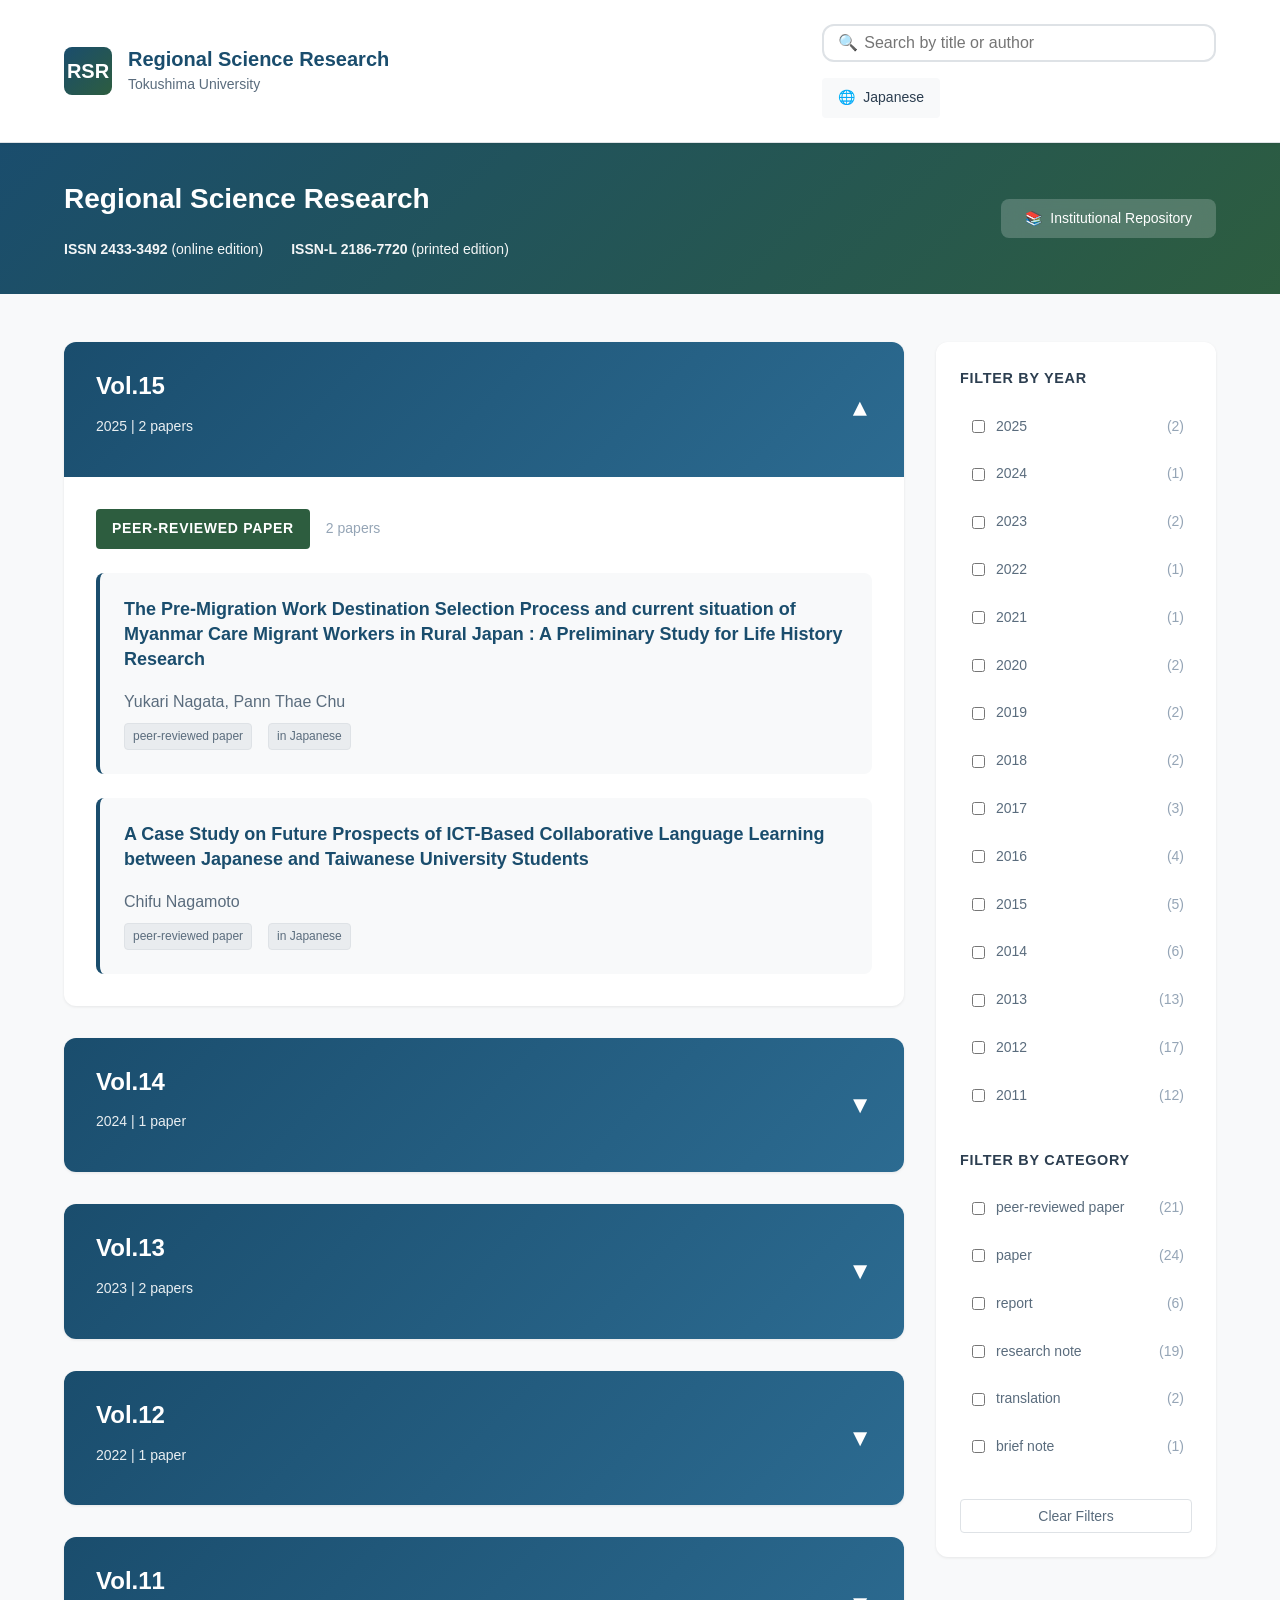
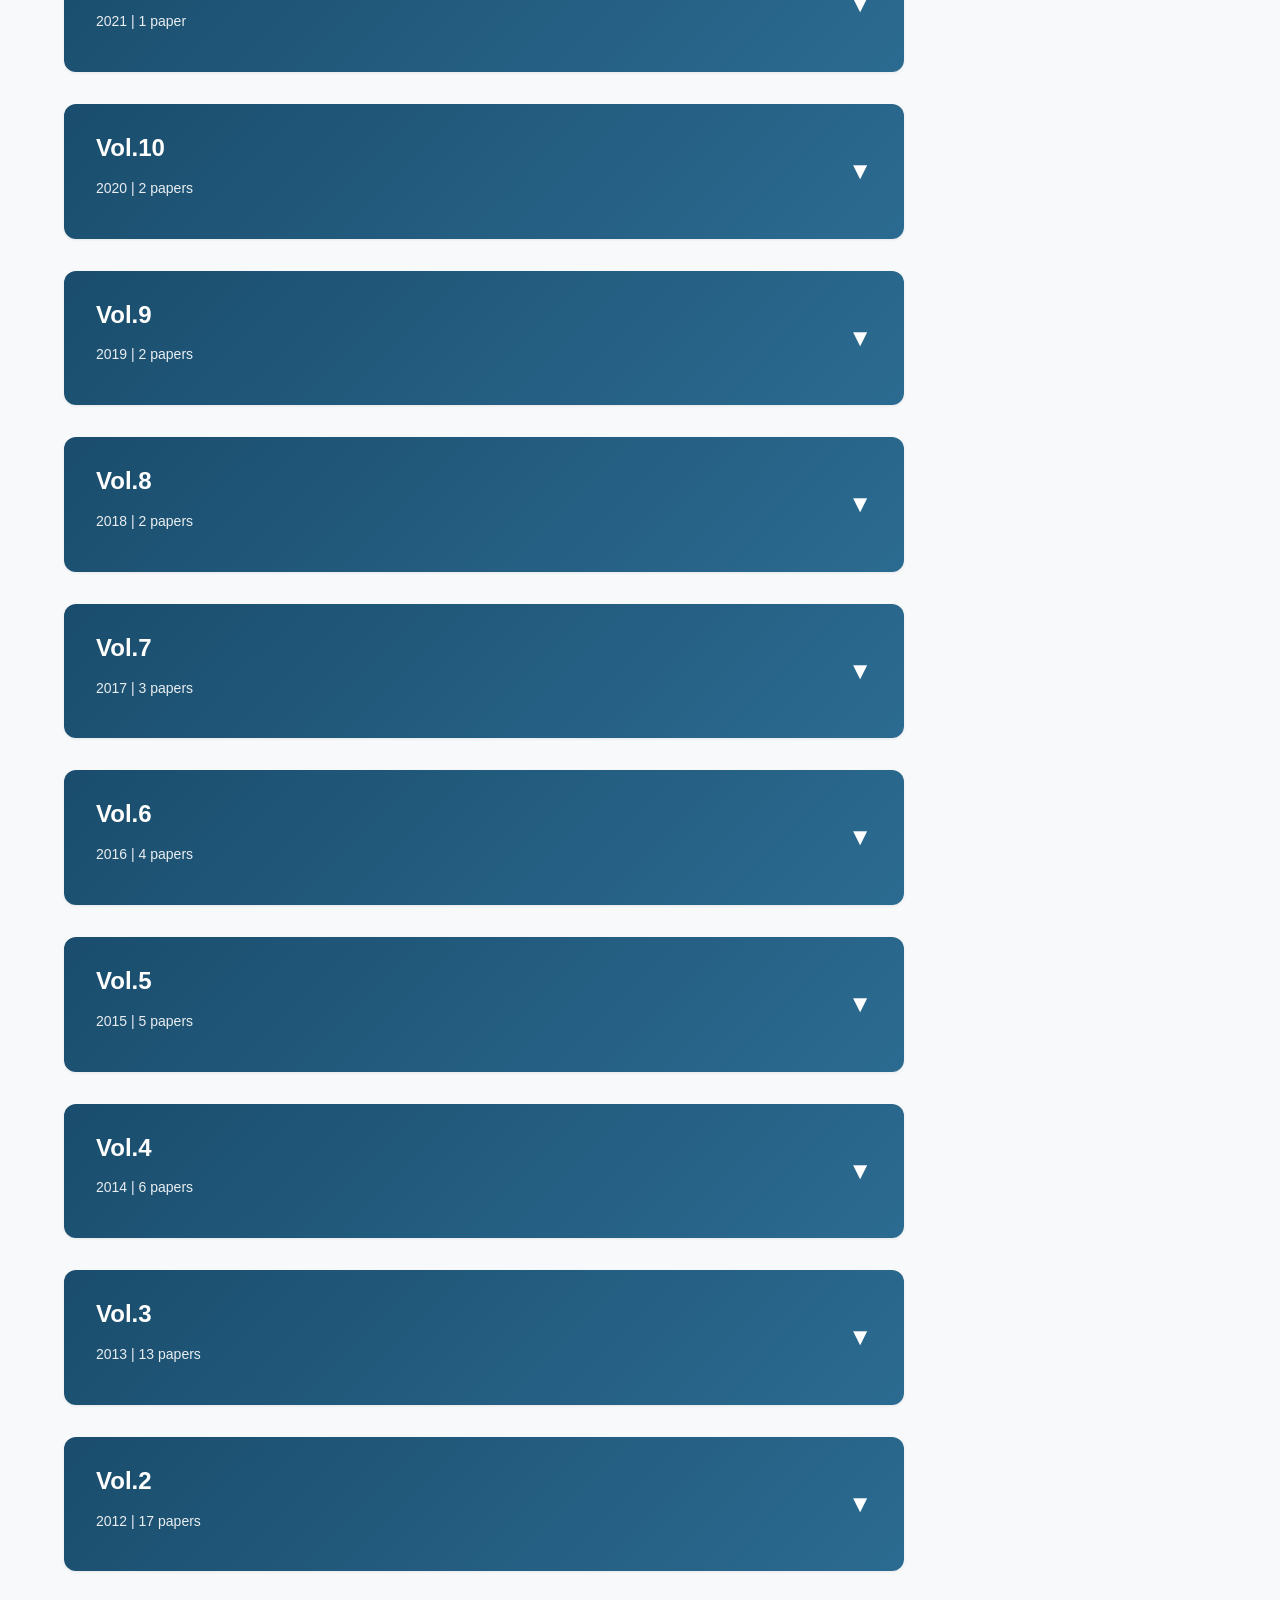
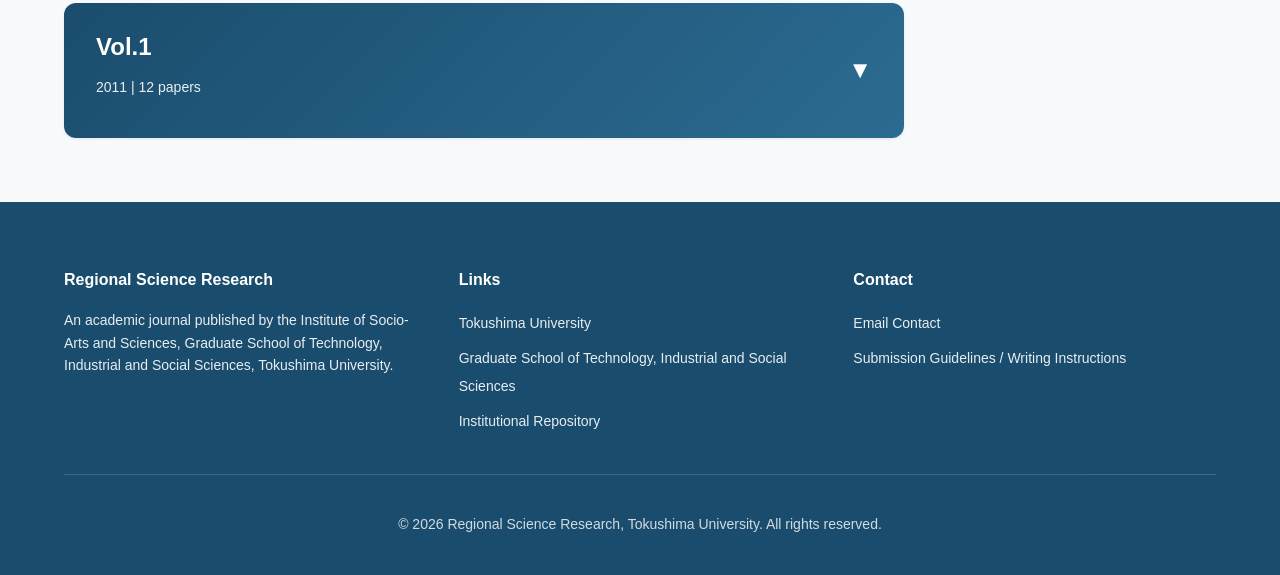
<file: Bulletin/reg.html>
<!DOCTYPE html>
<html lang="en">
<head>
    <meta charset="UTF-8">
    <meta name="viewport" content="width=device-width, initial-scale=1.0">
    <meta name="description" content="Regional Science Research, Tokushima University - Table of Contents. Browse research papers, peer-reviewed papers, and research notes by volume.">
    <meta name="keywords" content="Tokushima University, Regional Science Research, Academic Journal, Papers, Bulletin">
    <meta name="author" content="KAKEI Hidekazu (掛井秀一)">
    <title>Regional Science Research - Tokushima University</title>
    
    <!-- SEO & Open Graph -->
    <meta property="og:title" content="Regional Science Research - Tokushima University">
    <meta property="og:description" content="Regional Science Research, Tokushima University - Table of Contents. Browse research papers, peer-reviewed papers, and research notes by volume.">
    <meta property="og:type" content="website">
    
    <link rel="stylesheet" href="reg_styles.css">
</head>
<body>
    <!-- Header -->
    <header class="header" role="banner">
        <div class="header-container">
            <div class="site-branding">
                <div class="site-logo" aria-hidden="true">RSR</div>
                <div>
                    <h1 class="site-title">Regional Science Research</h1>
                    <p class="site-subtitle">Tokushima University</p>
                </div>
            </div>
            
            <div class="header-actions">
                <div class="search-container">
                    <span class="search-icon" aria-hidden="true">🔍</span>
                    <input 
                        type="search" 
                        class="search-input" 
                        id="searchInput"
                        placeholder="Search by title or author"
                        aria-label="Search papers"
                    >
                </div>
                <a href="regj.html" class="lang-switch" aria-label="Switch to Japanese">
                    <span aria-hidden="true">🌐</span>
                    <span>Japanese</span>
                </a>
            </div>
        </div>
    </header>
    
    <!-- Meta Information Banner -->
    <section class="meta-banner">
        <div class="meta-container">
            <div class="meta-info">
                <h1>Regional Science Research</h1>
                <p class="issn-info">
                    <span><strong>ISSN 2433-3492</strong> (online edition)</span>
                    <span><strong>ISSN-L 2186-7720</strong> (printed edition)</span>
                </p>
            </div>
            <a href="https://www.tokushima-u.ac.jp/ias/bulletin/" class="repo-link" target="_blank" rel="noopener noreferrer">
                <span aria-hidden="true">📚</span>
                <span>Institutional Repository</span>
            </a>
        </div>
    </section>
    
    <!-- Main Content -->
    <main class="main-container">
        <!-- Papers List -->
        <div class="volumes-container" id="volumesContainer" role="main" aria-label="Papers list">
            <!-- Generated by JavaScript -->
        </div>
        
        <!-- Filter Sidebar -->
        <aside class="filters-sidebar" role="complementary" aria-label="Filters">
            <div class="filter-section">
                <h2 class="filter-title">Filter by Year</h2>
                <div class="filter-options" id="yearFilters">
                    <!-- Generated by JavaScript -->
                </div>
            </div>
            
            <div class="filter-section">
                <h2 class="filter-title">Filter by Category</h2>
                <div class="filter-options" id="categoryFilters">
                    <!-- Generated by JavaScript -->
                </div>
            </div>
            
            <button class="clear-filters" id="clearFilters">Clear Filters</button>
        </aside>
    </main>
    
    <!-- Footer -->
    <footer class="footer" role="contentinfo">
        <div class="footer-container">
            <div class="footer-content">
                <div class="footer-section">
                    <h3>Regional Science Research</h3>
                    <p>
                        An academic journal published by the Institute of Socio-Arts and Sciences, 
                        Graduate School of Technology, Industrial and Social Sciences, Tokushima University.
                    </p>
                </div>
                
                <div class="footer-section">
                    <h3>Links</h3>
                    <ul class="footer-links">
                        <li><a href="https://www.tokushima-u.ac.jp/" target="_blank" rel="noopener">Tokushima University</a></li>
                        <li><a href="https://www.tokushima-u.ac.jp/tiss/" target="_blank" rel="noopener">Graduate School of Technology, Industrial and Social Sciences</a></li>
                        <li><a href="https://www.tokushima-u.ac.jp/ias/bulletin/" target="_blank" rel="noopener">Institutional Repository</a></li>
                    </ul>
                </div>
                
                <div class="footer-section">
                    <h3>Contact</h3>
                    <ul class="footer-links">
                        <li><a href="mailto:contact@example.com">Email Contact</a></li>
                        <li><a href="https://gakunai.honbu.tokushima-u.ac.jp/ias/somu/meibo/kiyou/">Submission Guidelines / Writing Instructions</a></li>
                    </ul>
                </div>
            </div>
            
            <div class="footer-bottom">
                <p>&copy; 2026 Regional Science Research, Tokushima University. All rights reserved.</p>
            </div>
        </div>
    </footer>
    
    <!-- 外部データファイルを読み込む -->
    <script src="reg_data.txt"></script>
    
    <script>
        // ============================================
        // State Management
        // ============================================
        let activeYearFilters = new Set();
        let activeCategoryFilters = new Set();
        let searchQuery = '';
        
        document.addEventListener('DOMContentLoaded', () => {
            renderFilters();
            renderVolumes();
            setupEventListeners();
        });
        
        function renderFilters() {
            const years = [...new Set(volumesData.map(v => v.year))].sort((a, b) => b - a);
            const yearFiltersContainer = document.getElementById('yearFilters');
            yearFiltersContainer.innerHTML = years.map(year => {
                const count = volumesData.find(v => v.year === year) ? 
                    Object.values(volumesData.find(v => v.year === year).sections)
                        .flat().length : 0;
                return `
                    <label class="filter-option">
                        <input type="checkbox" class="filter-checkbox year-filter" value="${year}" data-year="${year}">
                        <span class="filter-label">${year}</span>
                        <span class="filter-count">(${count})</span>
                    </label>
                `;
            }).join('');
            
            const categories = [...new Set(volumesData.flatMap(v => 
                Object.keys(v.sections)
            ))];
            const categoryFiltersContainer = document.getElementById('categoryFilters');
            categoryFiltersContainer.innerHTML = categories.map(category => {
                const count = volumesData.reduce((acc, v) => 
                    acc + (v.sections[category]?.length || 0), 0);
                return `
                    <label class="filter-option">
                        <input type="checkbox" class="filter-checkbox category-filter" value="${category}" data-category="${category}">
                        <span class="filter-label">${category}</span>
                        <span class="filter-count">(${count})</span>
                    </label>
                `;
            }).join('');
        }
        
        function renderVolumes() {
            const container = document.getElementById('volumesContainer');
            const filteredData = getFilteredData();
            
            if (filteredData.length === 0) {
                container.innerHTML = `
                    <div class="empty-state">
                        <div class="empty-state-icon" aria-hidden="true">📭</div>
                        <h2 class="empty-state-title">No papers found</h2>
                        <p class="empty-state-description">Please try different search criteria or filters</p>
                    </div>
                `;
                return;
            }
            
            container.innerHTML = filteredData.map(volume => `
                <article class="volume-card" data-volume="${volume.volume}">
                    <header class="volume-header" role="button" tabindex="0" aria-expanded="false" aria-controls="volume-${volume.volume}-content">
                        <div>
                            <h2 class="volume-title">Vol.${volume.volume}</h2>
                            <p class="volume-meta">${volume.year} | ${getTotalPapers(volume)} paper${getTotalPapers(volume) > 1 ? 's' : ''}</p>
                        </div>
                        <span class="accordion-icon" aria-hidden="true">▼</span>
                    </header>
                    <div class="volume-content" id="volume-${volume.volume}-content">
                        <div class="volume-body">
                            ${renderSections(volume.sections)}
                        </div>
                    </div>
                </article>
            `).join('');
            
            document.querySelectorAll('.volume-header').forEach(header => {
                header.addEventListener('click', toggleAccordion);
                header.addEventListener('keydown', (e) => {
                    if (e.key === 'Enter' || e.key === ' ') {
                        e.preventDefault();
                        toggleAccordion(e);
                    }
                });
            });
            
            const firstCard = document.querySelector('.volume-card');
            if (firstCard) {
                firstCard.classList.add('expanded');
                const header = firstCard.querySelector('.volume-header');
                if (header) {
                    header.setAttribute('aria-expanded', 'true');
                }
            }
        }
        
        function toggleAccordion(e) {
            const card = e.currentTarget.closest('.volume-card');
            const isExpanded = card.classList.contains('expanded');
            card.classList.toggle('expanded');
            e.currentTarget.setAttribute('aria-expanded', !isExpanded);
        }
        
        function renderSections(sections) {
            return Object.entries(sections).map(([category, papers]) => `
                <section class="category-section">
                    <div class="category-header">
                        <span class="category-badge">${category}</span>
                        <span class="category-count">${papers.length} paper${papers.length > 1 ? 's' : ''}</span>
                    </div>
                    <div class="papers-list">
                        ${papers.map(paper => `
                            <article class="paper-item">
                                <a href="${paper.link}" class="paper-title-link" target="_blank" rel="noopener noreferrer">
                                    ${paper.title}
                                </a>
                                <p class="paper-authors">${paper.authors}</p>
                                <div class="paper-meta">
                                    ${paper.tags.map(tag => `<span class="paper-tag">${tag}</span>`).join('')}
                                    <span class="paper-tag ${paper.language}">${paper.language === 'ja' ? 'in Japanese' : 'in English'}</span>
                                </div>
                            </article>
                        `).join('')}
                    </div>
                </section>
            `).join('');
        }
        
        function getTotalPapers(volume) {
            return Object.values(volume.sections).reduce((acc, papers) => acc + papers.length, 0);
        }
        
        function getFilteredData() {
            let filtered = volumesData;
            
            if (activeYearFilters.size > 0) {
                filtered = filtered.filter(v => activeYearFilters.has(v.year));
            }
            
            if (activeCategoryFilters.size > 0) {
                filtered = filtered.map(volume => ({
                    ...volume,
                    sections: Object.fromEntries(
                        Object.entries(volume.sections)
                            .filter(([category]) => activeCategoryFilters.has(category))
                    )
                })).filter(v => Object.keys(v.sections).length > 0);
            }
            
            if (searchQuery) {
                filtered = filtered.map(volume => ({
                    ...volume,
                    sections: Object.fromEntries(
                        Object.entries(volume.sections).map(([category, papers]) => [
                            category,
                            papers.filter(paper => 
                                matchesSearch(paper, searchQuery)
                            )
                        ]).filter(([_, papers]) => papers.length > 0)
                    )
                })).filter(v => Object.keys(v.sections).length > 0);
            }
            
            return filtered;
        }
        
        function matchesSearch(paper, query) {
            const searchText = query.toLowerCase();
            return (
                (paper.title && paper.title.toLowerCase().includes(searchText)) ||
                (paper.authors && paper.authors.toLowerCase().includes(searchText))
            );
        }
        
        function setupEventListeners() {
            const searchInput = document.getElementById('searchInput');
            searchInput.addEventListener('input', debounce((e) => {
                searchQuery = e.target.value.trim();
                renderVolumes();
            }, 300));
            
            document.addEventListener('change', (e) => {
                if (e.target.classList.contains('year-filter')) {
                    const year = parseInt(e.target.dataset.year);
                    if (e.target.checked) {
                        activeYearFilters.add(year);
                    } else {
                        activeYearFilters.delete(year);
                    }
                    renderVolumes();
                }
            });
            
            document.addEventListener('change', (e) => {
                if (e.target.classList.contains('category-filter')) {
                    const category = e.target.dataset.category;
                    if (e.target.checked) {
                        activeCategoryFilters.add(category);
                    } else {
                        activeCategoryFilters.delete(category);
                    }
                    renderVolumes();
                }
            });
            
            document.getElementById('clearFilters').addEventListener('click', () => {
                activeYearFilters.clear();
                activeCategoryFilters.clear();
                searchQuery = '';
                document.getElementById('searchInput').value = '';
                document.querySelectorAll('.filter-checkbox').forEach(cb => cb.checked = false);
                renderVolumes();
            });
        }
        
        function debounce(func, wait) {
            let timeout;
            return function executedFunction(...args) {
                const later = () => {
                    clearTimeout(timeout);
                    func(...args);
                };
                clearTimeout(timeout);
                timeout = setTimeout(later, wait);
            };
        }
    </script>
</body>
</html>
</file>
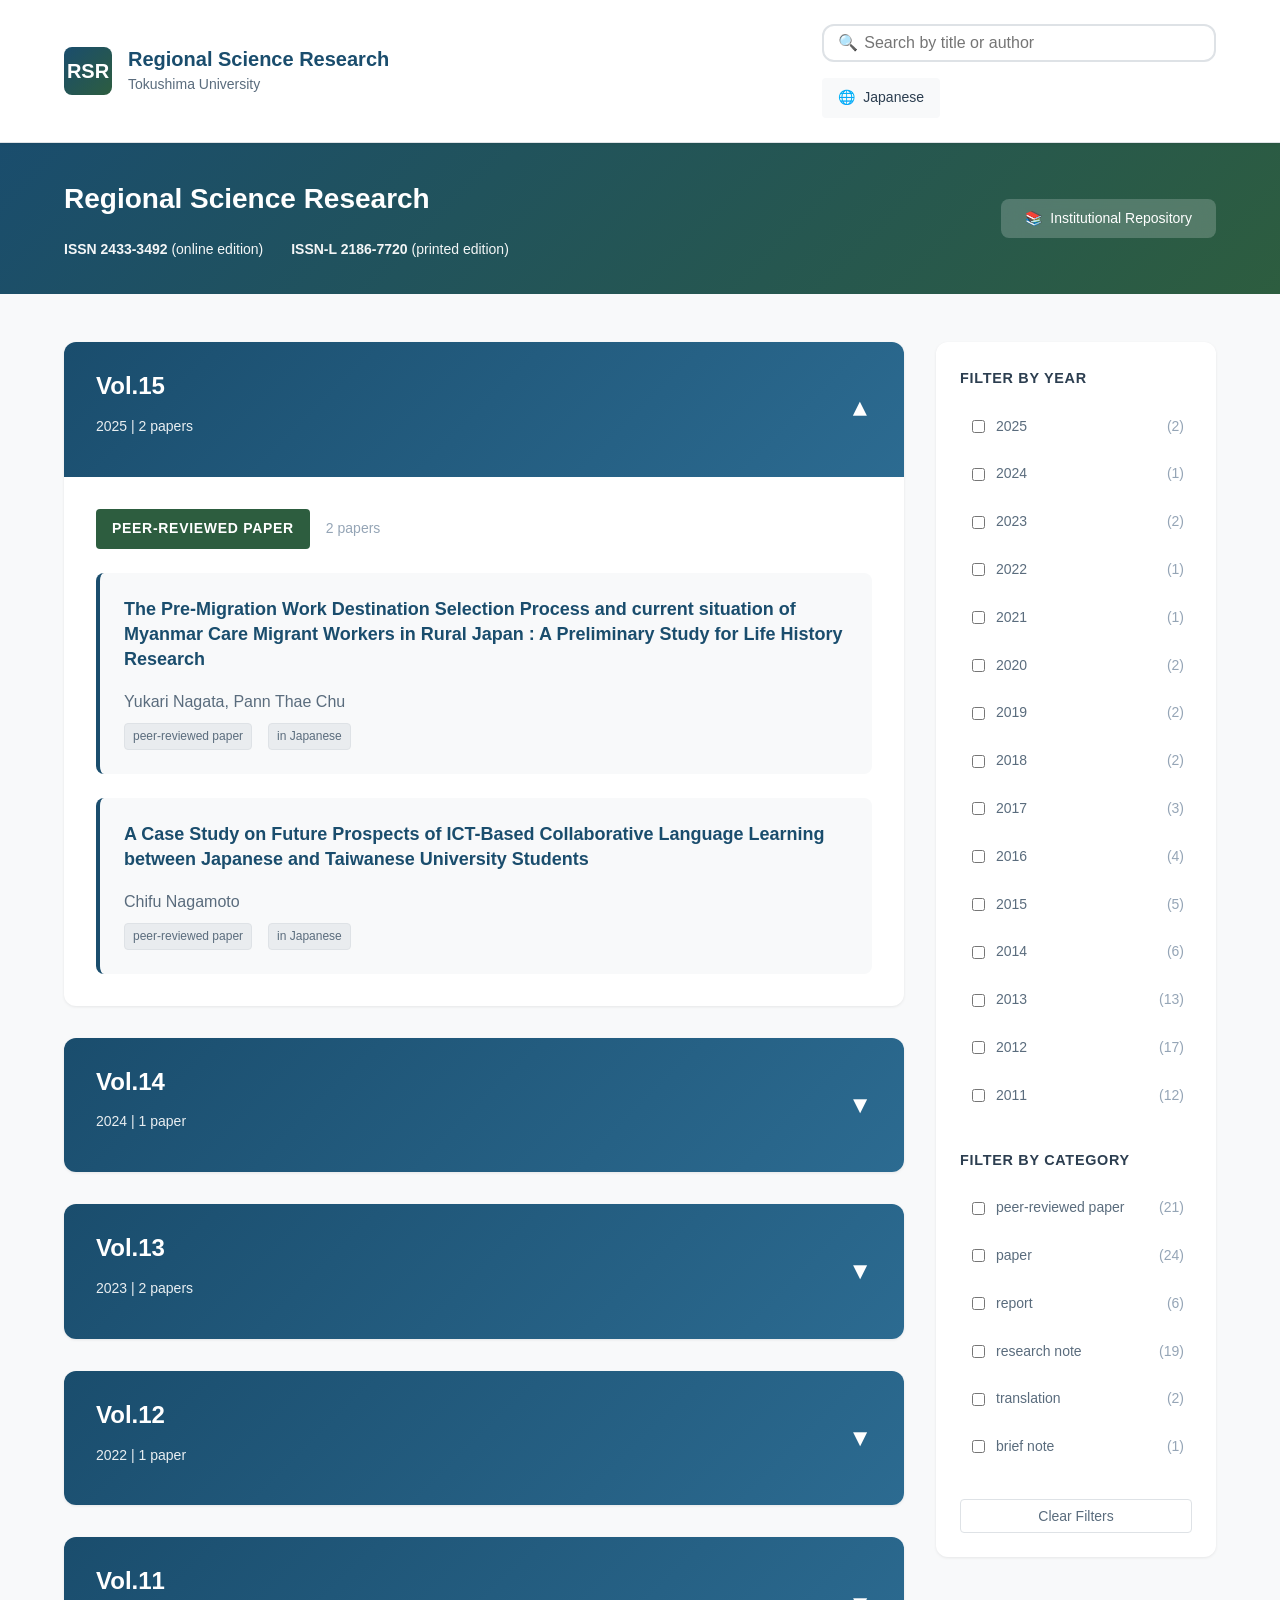
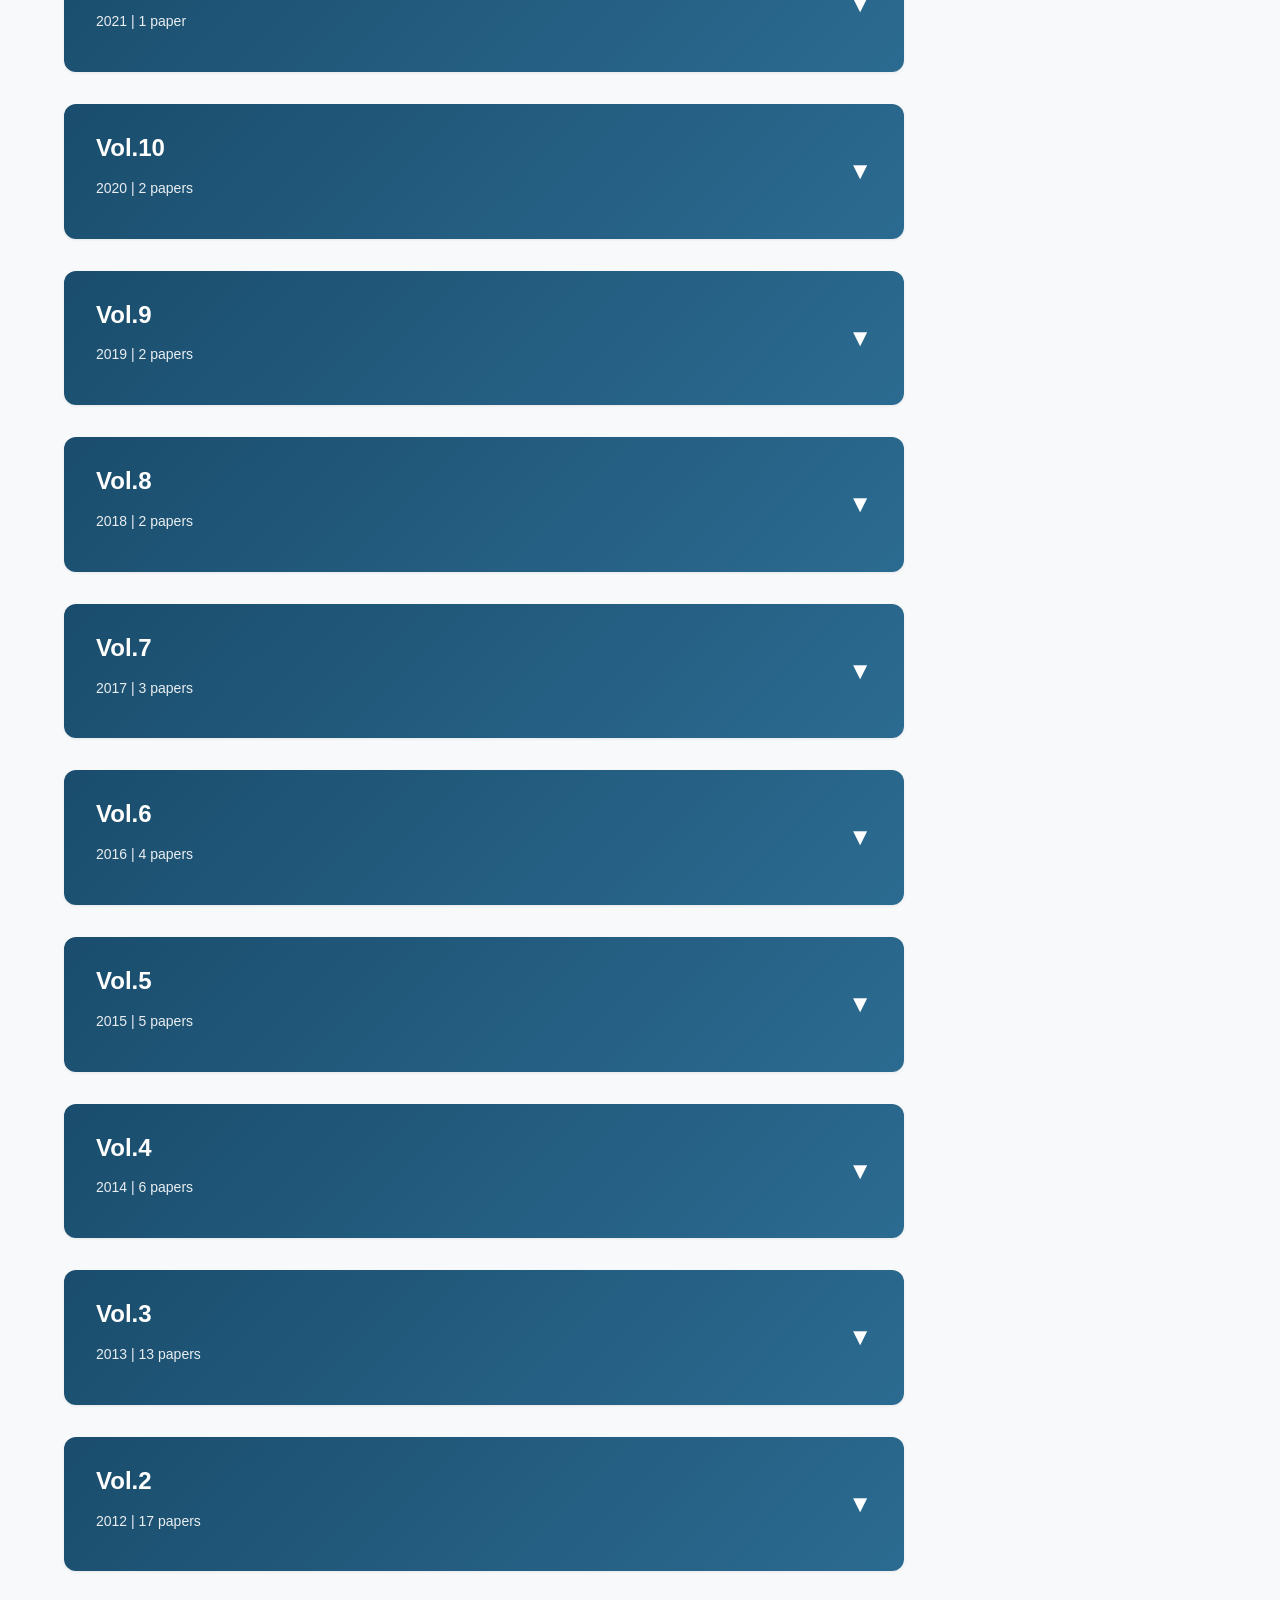
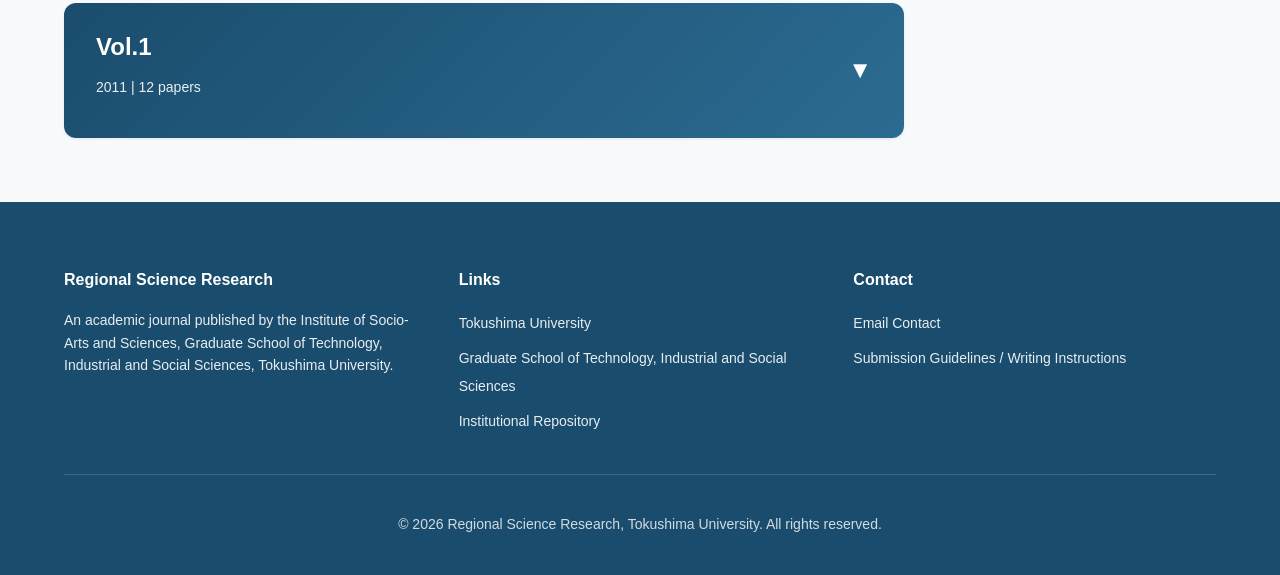
<file: Bulletin/reg_2025.html>
<!DOCTYPE html>
<html lang="en">
<head>
    <meta charset="UTF-8">
    <meta name="viewport" content="width=device-width, initial-scale=1.0">
    <meta name="description" content="Regional Science Research, Tokushima University - Table of Contents. Browse research papers, peer-reviewed papers, and research notes by volume.">
    <meta name="keywords" content="Tokushima University, Regional Science Research, Academic Journal, Papers, Bulletin">
    <meta name="author" content="KAKEI Hidekazu (掛井秀一)">
    <title>Regional Science Research - Tokushima University</title>
    
    <!-- SEO & Open Graph -->
    <meta property="og:title" content="Regional Science Research - Tokushima University">
    <meta property="og:description" content="Regional Science Research, Tokushima University - Table of Contents. Browse research papers, peer-reviewed papers, and research notes by volume.">
    <meta property="og:type" content="website">
    
    <link rel="stylesheet" href="styles.css">
</head>
<body>
    <!-- Header -->
    <header class="header" role="banner">
        <div class="header-container">
            <div class="site-branding">
                <div class="site-logo" aria-hidden="true">RSR</div>
                <div>
                    <h1 class="site-title">Regional Science Research</h1>
                    <p class="site-subtitle">Tokushima University</p>
                </div>
            </div>
            
            <div class="header-actions">
                <div class="search-container">
                    <span class="search-icon" aria-hidden="true">🔍</span>
                    <input 
                        type="search" 
                        class="search-input" 
                        id="searchInput"
                        placeholder="Search by title or author"
                        aria-label="Search papers"
                    >
                </div>
                <a href="index.html" class="lang-switch" aria-label="Switch to Japanese">
                    <span aria-hidden="true">🌐</span>
                    <span>Japanese</span>
                </a>
            </div>
        </div>
    </header>
    
    <!-- Meta Information Banner -->
    <section class="meta-banner">
        <div class="meta-container">
            <div class="meta-info">
                <h1>Regional Science Research</h1>
                <p class="issn-info">
                    <span><strong>ISSN 2433-3492</strong> (online edition)</span>
                    <span><strong>ISSN-L 2186-7720</strong> (printed edition)</span>
                </p>
            </div>
            <a href="https://www.tokushima-u.ac.jp/ias/bulletin/" class="repo-link" target="_blank" rel="noopener noreferrer">
                <span aria-hidden="true">📚</span>
                <span>Institutional Repository</span>
            </a>
        </div>
    </section>
    
    <!-- Main Content -->
    <main class="main-container">
        <!-- Papers List -->
        <div class="volumes-container" id="volumesContainer" role="main" aria-label="Papers list">
            <!-- Generated by JavaScript -->
        </div>
        
        <!-- Filter Sidebar -->
        <aside class="filters-sidebar" role="complementary" aria-label="Filters">
            <div class="filter-section">
                <h2 class="filter-title">Filter by Year</h2>
                <div class="filter-options" id="yearFilters">
                    <!-- Generated by JavaScript -->
                </div>
            </div>
            
            <div class="filter-section">
                <h2 class="filter-title">Filter by Category</h2>
                <div class="filter-options" id="categoryFilters">
                    <!-- Generated by JavaScript -->
                </div>
            </div>
            
            <button class="clear-filters" id="clearFilters">Clear Filters</button>
        </aside>
    </main>
    
    <!-- Footer -->
    <footer class="footer" role="contentinfo">
        <div class="footer-container">
            <div class="footer-content">
                <div class="footer-section">
                    <h3>Regional Science Research</h3>
                    <p>
                        An academic journal published by the Institute of Socio-Arts and Sciences, 
                        Graduate School of Technology, Industrial and Social Sciences, Tokushima University.
                    </p>
                </div>
                
                <div class="footer-section">
                    <h3>Links</h3>
                    <ul class="footer-links">
                        <li><a href="https://www.tokushima-u.ac.jp/" target="_blank" rel="noopener">Tokushima University</a></li>
                        <li><a href="https://www.tokushima-u.ac.jp/tiss/" target="_blank" rel="noopener">Graduate School of Technology, Industrial and Social Sciences</a></li>
                        <li><a href="https://www.tokushima-u.ac.jp/ias/bulletin/" target="_blank" rel="noopener">Institutional Repository</a></li>
                    </ul>
                </div>
                
                <div class="footer-section">
                    <h3>Contact</h3>
                    <ul class="footer-links">
                        <li><a href="mailto:contact@example.com">Email Contact</a></li>
                        <li><a href="https://gakunai.honbu.tokushima-u.ac.jp/ias/somu/meibo/kiyou/">Submission Guidelines / Writing Instructions</a></li>
                    </ul>
                </div>
            </div>
            
            <div class="footer-bottom">
                <p>&copy; 2026 Regional Science Research, Tokushima University. All rights reserved.</p>
            </div>
        </div>
    </footer>
    
    <script>
        // ============================================
        // Data
        // ============================================
// ...existing code...

const volumesData = [
    {
        volume: 15,
        year: 2025,
        sections: {
            "peer-reviewed paper": [
                {
                    title: "The Pre-Migration Work Destination Selection Process and current situation of Myanmar Care Migrant Workers in Rural Japan : A Preliminary Study for Life History Research",
                    authors: "Yukari Nagata, Pann Thae Chu",
                    link: "https://tokushima-u.repo.nii.ac.jp/record/2013313/files/rsr_15_1.pdf",
                    language: "ja",
                    tags: ["peer-reviewed paper"]
                },
                {
                    title: "A Case Study on Future Prospects of ICT-Based Collaborative Language Learning between Japanese and Taiwanese University Students",
                    authors: "Chifu Nagamoto",
                    link: "https://tokushima-u.repo.nii.ac.jp/records/2013862f",
                    language: "ja",
                    tags: ["peer-reviewed paper"]
                }
            ]
        }
    },
    {
        volume: 14,
        year: 2024,
        sections: {
            "peer-reviewed paper": [
                {
                    title: "Issues regarding skateboarding events sponsored by the government – Examples of three events held in Tokushima Prefecture –",
                    authors: "Mikiya Ota, Takuya Yabe",
                    link: "https://repo.lib.tokushima-u.ac.jp/ja/list/t-pubs/rsr/14/--/item/119391",
                    language: "ja",
                    tags: ["peer-reviewed paper"]
                }
            ]
        }
    },
    {
        volume: 13,
        year: 2023,
        sections: {
            "peer-reviewed paper": [
                {
                    title: "Issues and Possibility of Agricultural Cooperative in Marketing of Vegetables Through Analysis of Farmer's Market in Tokushima Prefecture : A Case Study in \"JA-Yumeichiba\" of Awagun-Tobu Agricultural Cooperative",
                    authors: "Naoshi Hashimoto, Atsushi Yamafuji",
                    link: "https://repo.lib.tokushima-u.ac.jp/ja/list/t-pubs/rsr/13/--/item/117894",
                    language: "ja",
                    tags: ["peer-reviewed paper"]
                },
                {
                    title: "Issues and possibility of Carrot Marketing in Main Production Area of Tokushima Prefecture under COVID-19 Pandemic: A Case Study in Itanogun Agricultural Cooperative",
                    authors: "Naoshi Hashimoto",
                    link: "https://repo.lib.tokushima-u.ac.jp/ja/list/t-pubs/rsr/13/--/item/118517",
                    language: "ja",
                    tags: ["peer-reviewed paper"]
                }
            ]
        }
    },
    {
        volume: 12,
        year: 2022,
        sections: {
            "paper": [
                {
                    title: "Present situation of Elaeocarpus zolloingeri tree planted in Mt. Shiroyama in 2006 : survival and infection status of Elaeocarpus yellows (Second Report)",
                    authors: "Masaya Satoh, Nanoha Kusuda, Yoshiki Osaka, Sachina Seki, Mone Abe",
                    link: "https://repo.lib.tokushima-u.ac.jp/ja/list/t-pubs/rsr/12/--/item/117627",
                    language: "ja",
                    tags: ["paper"]
                }
            ]
        }
    },
    {
        volume: 11,
        year: 2021,
        sections: {
            "peer-reviewed paper": [
                {
                    title: "Analysis on Agricultural Marketing of Naruto-Kintoki under Expandion of Exportation of Domestic Sweet Potato : Focus on Agricultural Cooperatives in Tokushima",
                    authors: "Naoshi Hashimoto, Takashi Toyonari, Takehiko Tsuda",
                    link: "https://repo.lib.tokushima-u.ac.jp/ja/list/t-pubs/rsr/11/--/item/115858",
                    language: "ja",
                    tags: ["peer-reviewed paper"]
                }
            ]
        }
    },
    {
        volume: 10,
        year: 2020,
        sections: {
            "peer-reviewed paper": [
                {
                    title: "Hachisuka Mochiaki's Overseas Achievements",
                    authors: "Masaya Satoh, Yuri Takasuka, Daiki Matsu-ura, Yoshimi Takagi, Masaki Tomitsuka, Ryuji Yorioka, Takayoshi Miyazaki",
                    link: "https://repo.lib.tokushima-u.ac.jp/115414",
                    language: "ja",
                    tags: ["peer-reviewed paper"]
                },
                {
                    title: "About park management dedicated to skateboarding in city park administration - Taking Naruto City's community opening facility \"UZU Park\" as an example -",
                    authors: "Mikiya Ota, Mituhiro Sato",
                    link: "https://repo.lib.tokushima-u.ac.jp/115546",
                    language: "ja",
                    tags: ["peer-reviewed paper"]
                }
            ]
        }
    },
    {
        volume: 9,
        year: 2019,
        sections: {
            "paper": [
                {
                    title: "The shift from corporate punishment to psychotropic drugs ―From interviews with staff at Children's Home Y in Prefecture Z―",
                    authors: "Kohei Yoshida, Atsushi Tsuchiya",
                    link: "https://repo.lib.tokushima-u.ac.jp/113478",
                    language: "ja",
                    tags: ["paper"]
                },
                {
                    title: "Problem Behavior in Children and Medicalization ―Based on Examination of Medical Texts from the 1960s to the 2010s―",
                    authors: "Kohei Yoshida, Norichika Sato, Atsushi Tsuchiya, Kayoko Ueno",
                    link: "https://repo.lib.tokushima-u.ac.jp/114059",
                    language: "ja",
                    tags: ["paper"]
                }
            ]
        }
    },
    {
        volume: 8,
        year: 2018,
        sections: {
            "peer-reviewed paper": [
                {
                    title: "Reexamination of the formation process of the retail market structure in the Japanese confectionery market : Focus on the 1970s to 2000s",
                    authors: "Naoshi Hashimoto",
                    link: "https://repo.lib.tokushima-u.ac.jp/112618",
                    language: "ja",
                    tags: ["peer-reviewed paper"]
                }
            ],
            "paper": [
                {
                    title: "A critical overview for problems of cross-cultural communication: from the standpoint of the \"haji\" and \"amae\" culture",
                    authors: "Huanu Tang, Makoto Ohashi",
                    link: "https://repo.lib.tokushima-u.ac.jp/111848",
                    language: "ja",
                    tags: ["paper"]
                }
            ]
        }
    },
    {
        volume: 7,
        year: 2017,
        sections: {
            "paper": [
                {
                    title: "Contemporary regional issues in sustainability : Prospective application for activation of local community and university education from an international seminar",
                    authors: "Awangku Hassanal Bahar Pengiran Bagul, Makoto Ohashi",
                    link: "https://repo.lib.tokushima-u.ac.jp/110200",
                    language: "en",
                    tags: ["paper"]
                }
            ],
            "peer-reviewed paper": [
                {
                    title: "The relationship between the difficult tendency in emotion regulation and activation, consequences of distraction",
                    authors: "Tomoki Shinoura, Motohiro Sakai",
                    link: "https://repo.lib.tokushima-u.ac.jp/110887",
                    language: "ja",
                    tags: ["peer-reviewed paper"]
                }
            ],
            "report": [
                {
                    title: "A Report of the Project Studies in 2016 : Regional revitalization project through W. de Moraes",
                    authors: "Takayoshi Miyazaki, Eisaku Ishikawa, Masaya Satoh, Motohiro Sakai",
                    link: "https://repo.lib.tokushima-u.ac.jp/110987",
                    language: "ja",
                    tags: ["report"]
                }
            ]
        }
    },
    {
        volume: 6,
        year: 2016,
        sections: {
            "peer-reviewed paper": [
                {
                    title: "Relationship between duration of functional/dysfunctional self-focused attention and anxiety/depression",
                    authors: "Saki Taniguchi, Mai Miyamoto, Akiko Mizoguchi, Motohiro Sakai",
                    link: "https://repo.lib.tokushima-u.ac.jp/109601",
                    language: "ja",
                    tags: ["peer-reviewed paper"]
                },
                {
                    title: "Present situation of Elaeocarpus zolloingeri tree planted in Mt. Shiroyama in 2006: survival and infection status of Elaeocarpus yellows",
                    authors: "Masaya Satoh, Daisuke Mita, Ryohei Takai, Yuusuke Imada, Ryuji Anzai, Ryutaro Tanaka, Eri Shimogomi, Ayami Oda, Hajime Nonoichi, Risa Kamae, Shota Okumura, Miyu Hirase, Chihiro Itonaga, Shinzaburo Sano, Hiroaki Nakagawa, Hiro Okada, Mayu Yamagata",
                    link: "https://repo.lib.tokushima-u.ac.jp/110014",
                    language: "ja",
                    tags: ["peer-reviewed paper"]
                }
            ],
            "paper": [
                {
                    title: "Moraes's garden ― (6) Moraes's Eyes: Tokushima Landscape through his Eyes ―",
                    authors: "Takayoshi Miyazaki, Eisaku Ishikawa, Masaya Satoh, Motohiro Sakai",
                    link: "https://repo.lib.tokushima-u.ac.jp/110015",
                    language: "ja",
                    tags: ["paper"]
                }
            ],
            "report": [
                {
                    title: "A report of the Project Studies in 2015: Globalism and Moraes ― reevaluation of nature, people and heart of Tokushima in the world through W. de Moraes ―",
                    authors: "Takayoshi Miyazaki, Eisaku Ishikawa, Masaya Satoh, Motohiro Sakai",
                    link: "https://repo.lib.tokushima-u.ac.jp/110016",
                    language: "ja",
                    tags: ["report"]
                }
            ]
        }
    },
    {
        volume: 5,
        year: 2015,
        sections: {
            "peer-reviewed paper": [
                {
                    title: "The effect of career decision making self-efficacy and employment anxiety on career indecision in undergraduate students",
                    authors: "Hirokazu Matsubara, Azusa Noma, Megumi Ushio, Motohiro Sakai",
                    link: "https://repo.lib.tokushima-u.ac.jp/109547",
                    language: "ja",
                    tags: ["peer-reviewed paper"]
                },
                {
                    title: "Bridges and a park made by German prisoners in the Bandō prisoner-of-war (POW) camp",
                    authors: "Masaya Satoh, Eri Tanegashima, Katsuaki Amita, Saburo Kawakami",
                    link: "https://repo.lib.tokushima-u.ac.jp/109548",
                    language: "ja",
                    tags: ["peer-reviewed paper"]
                },
                {
                    title: "Dealing with stuttering body ― Narrative analysis of a self-help group for stuttering in Tokushima",
                    authors: "Ryo Otsuka, Naoki Naito",
                    link: "https://repo.lib.tokushima-u.ac.jp/109551",
                    language: "ja",
                    tags: ["peer-reviewed paper"]
                }
            ],
            "paper": [
                {
                    title: "Moraes's garden ― (5) Writings in the time and The 5th National Industrial Exhibition",
                    authors: "Takayoshi Miyazaki, Eisaku Ishikawa, Masaya Satoh, Motohiro Sakai",
                    link: "https://repo.lib.tokushima-u.ac.jp/109549",
                    language: "ja",
                    tags: ["paper"]
                }
            ],
            "report": [
                {
                    title: "A report of the Project Studies in 2014: Globalism and Moraes ― reevaluation of nature, people and heart of Tokushima in the world through W. de Moraes ―",
                    authors: "Takayoshi Miyazaki, Eisaku Ishikawa, Masaya Satoh, Motohiro Sakai",
                    link: "https://repo.lib.tokushima-u.ac.jp/109550",
                    language: "ja",
                    tags: ["report"]
                }
            ]
        }
    },
    {
        volume: 4,
        year: 2014,
        sections: {
            "peer-reviewed paper": [
                {
                    title: "Marbles from Anan City decorating the historically important buildings in Japan",
                    authors: "Keisuke Ishida, Takahito Hayabuchi, Ken-ichi Nakao, Shozo Shinoaki",
                    link: "https://repo.lib.tokushima-u.ac.jp/106424",
                    language: "ja",
                    tags: ["peer-reviewed paper"]
                }
            ],
            "paper": [
                {
                    title: "The feature of marriage among young adult of Tokushima Prefecture",
                    authors: "Tomokuni Mizunoue, Tong Zhao",
                    link: "https://repo.lib.tokushima-u.ac.jp/106425",
                    language: "ja",
                    tags: ["paper"]
                },
                {
                    title: "Moraes's garden ― (4) Looking to life, and looking to death ―",
                    authors: "Takayoshi Miyazaki, Eisaku Ishikawa, Masaya Satoh, Motohiro Sakai",
                    link: "https://repo.lib.tokushima-u.ac.jp/106426",
                    language: "ja",
                    tags: ["paper"]
                },
                {
                    title: "Moraes's tomb, funeral, and rooms reported in the January 1930 issue of the Portuguese popular magazine \"CIVILIZAÇÃO\"",
                    authors: "Masaya Satoh, Takiko Okamura, Motohiro Sakai, Eisaku Ishikawa, Takayoshi Miyazaki",
                    link: "https://repo.lib.tokushima-u.ac.jp/106428",
                    language: "ja",
                    tags: ["paper"]
                }
            ],
            "report": [
                {
                    title: "A report of the Project Studies in 2013: Globalism and Moraes ― reevaluation of nature, people and heart of Tokushima in the world through W. de Moraes ―",
                    authors: "Takayoshi Miyazaki, Eisaku Ishikawa, Masaya Satoh, Motohiro Sakai",
                    link: "https://repo.lib.tokushima-u.ac.jp/106427",
                    language: "ja",
                    tags: ["report"]
                }
            ],
            "research note": [
                {
                    title: "The attempt of creating \"Speaking Linguistic Atlas\" in Tokushima Prefecture Yoshino River basin",
                    authors: "Yukako Sakoguchi, Abdunabi Ubul, Seiji Oizumi, Ying Chen",
                    link: "https://repo.lib.tokushima-u.ac.jp/106429",
                    language: "ja",
                    tags: ["research note"]
                }
            ]
        }
    },
    {
        volume: 3,
        year: 2013,
        sections: {
            "peer-reviewed paper": [
                {
                    title: "Current status and issues of a public campground as nature experience center based on facility usage data of the campground \"Sanagochi Ikimonofureainosato\" over the past fifteen years",
                    authors: "Haruna Matsuda, Yushu Tashiro",
                    link: "https://repo.lib.tokushima-u.ac.jp/106423",
                    language: "ja",
                    tags: ["peer-reviewed paper"]
                }
            ],
            "paper": [
                {
                    title: "Life strategies of female migrants working as domestic workers in China：Interview research on live-in domestic workers in Dalian",
                    authors: "Xin Ni Dong",
                    link: "https://repo.lib.tokushima-u.ac.jp/105954",
                    language: "ja",
                    tags: ["paper"]
                },
                {
                    title: "An overview of women's life in the late modern period in Japan : from the description of a diary \"SAKURADO-NIKKI\" in Awa district",
                    authors: "Lei Tang, Jie Liu, Makoto Owhashi",
                    link: "https://repo.lib.tokushima-u.ac.jp/106414",
                    language: "ja",
                    tags: ["paper"]
                },
                {
                    title: "Three books of Moraes's picture postcards ― Living areas, tourist resorts, and religious piety ―",
                    authors: "Masaya Satoh, Yoshimi Takagi, Eisaku Ishikawa, Motohiro Sakai, Takayoshi Miyazaki",
                    link: "https://repo.lib.tokushima-u.ac.jp/106420",
                    language: "ja",
                    tags: ["paper"]
                },
                {
                    title: "Moraes's garden ― (3) In the eyes of a stranger ―",
                    authors: "Takayoshi Miyazaki, Masaya Satoh, Motohiro Sakai",
                    link: "https://repo.lib.tokushima-u.ac.jp/106422",
                    language: "ja",
                    tags: ["paper"]
                }
            ],
            "report": [
                {
                    title: "A report of the project studies 2012 : Moraes's Garden ― Nature, people and heart of Tokushima ―",
                    authors: "Takayoshi Miyazaki, Masaya Satoh, Motohiro Sakai",
                    link: "https://repo.lib.tokushima-u.ac.jp/106421",
                    language: "ja",
                    tags: ["report"]
                }
            ],
            "research note": [
                {
                    title: "How should we evaluate the medical information in the Internet?",
                    authors: "Mina Katome, Chiemi Matsuura, Yoshio Kashida",
                    link: "https://repo.lib.tokushima-u.ac.jp/105955",
                    language: "ja",
                    tags: ["research note"]
                },
                {
                    title: "Logics of the 'aggressive conservative' movement (9) ― The case of Mr. θ ―",
                    authors: "Naoto Higuchi",
                    link: "https://repo.lib.tokushima-u.ac.jp/106415",
                    language: "ja",
                    tags: ["research note"]
                },
                {
                    title: "Logics of Zaitokukai activists (22) ― The case of Mr. V ―",
                    authors: "Naoto Higuchi",
                    link: "https://repo.lib.tokushima-u.ac.jp/106416",
                    language: "ja",
                    tags: ["research note"]
                },
                {
                    title: "Logics of Zaitokukai activists (23) ― The case of Mr. W ―",
                    authors: "Naoto Higuchi",
                    link: "https://repo.lib.tokushima-u.ac.jp/106417",
                    language: "ja",
                    tags: ["research note"]
                },
                {
                    title: "Logics of Zaitokukai activists (24) ― The case of Ms. X ―",
                    authors: "Naoto Higuchi",
                    link: "https://repo.lib.tokushima-u.ac.jp/106418",
                    language: "ja",
                    tags: ["research note"]
                },
                {
                    title: "Logics of Zaitokukai activists (25) ― The case of Mr. Y ―",
                    authors: "Naoto Higuchi",
                    link: "https://repo.lib.tokushima-u.ac.jp/106419",
                    language: "ja",
                    tags: ["research note"]
                }
            ],
            "translation": [
                {
                    title: "Uses of the trust device in Canada",
                    authors: "Donovan W.M. Waters, Masato Shimizu (translator)",
                    link: "https://repo.lib.tokushima-u.ac.jp/106413",
                    language: "ja",
                    tags: ["translation"]
                }
            ]
        }
    },
    {
        volume: 2,
        year: 2012,
        sections: {
            "peer-reviewed paper": [
                {
                    title: "An analysis of the interaction in home care ― Focusing on the dressing scene of a person with injury in her vertebra",
                    authors: "Yuko Hotta, Yoshio Kashida",
                    link: "https://repo.lib.tokushima-u.ac.jp/105933",
                    language: "ja",
                    tags: ["peer-reviewed paper"]
                },
                {
                    title: "Landscape architecture of Tokushima Central Park – Comparison with Hibiya Park and Seifersdorf Castle –",
                    authors: "Masaya Satoh, Yusuke Yasuda, Kazumasa Matoba, Akinori Maetaka, Siqingaowa Bao, Yuka Hirashima, Asuka Nakajima, Masahiro Sakata, Jun Kurochi, Zhehao Han, Yousuke Endo, Motohiro Sakai, Takayoshi Miyazaki",
                    link: "https://repo.lib.tokushima-u.ac.jp/105940",
                    language: "ja",
                    tags: ["peer-reviewed paper"]
                }
            ],
            "paper": [
                {
                    title: "Factors related to the level of acceptance for people who are regarded as being different ― Questionnaire research administered to first year students at The University of Tokushima ―",
                    authors: "Remi Ikata, Yun Ji, Yukako Sakoguchi, Xin Ni Dong, Junko Niki, Tetsuya Haigo, Xiao Ting Yang, Kohei Yoshida, Kayoko Ueno, Kazuhiro W. Makabe",
                    link: "https://repo.lib.tokushima-u.ac.jp/105934",
                    language: "ja",
                    tags: ["paper"]
                },
                {
                    title: "Hokkaido farming methods in Manchukuo in 1940s",
                    authors: "Shinnosuke Tama",
                    link: "https://repo.lib.tokushima-u.ac.jp/105935",
                    language: "en",
                    tags: ["paper"]
                },
                {
                    title: "The firefly which Wenceslau de Moraes saw",
                    authors: "Masaya Satoh, Motohiro Sakai, Takayoshi Miyazaki",
                    link: "https://repo.lib.tokushima-u.ac.jp/104324",
                    language: "ja",
                    tags: ["paper"]
                },
                {
                    title: "Study on linguistic landscapes of the public transportation facilities of Qingdao city in China",
                    authors: "Jie Liu, Makoto Owhashi, Shinsuke Kishie",
                    link: "https://repo.lib.tokushima-u.ac.jp/105942",
                    language: "ja",
                    tags: ["paper"]
                },
                {
                    title: "Linguistic landscapes of the famous tourist spots of Qingdao city in China",
                    authors: "Jie Liu, Makoto Owhashi, Shinsuke Kishie",
                    link: "https://repo.lib.tokushima-u.ac.jp/105944",
                    language: "ja",
                    tags: ["paper"]
                },
                {
                    title: "Moraes's garden ― (2) Change in the quality of 'essay' ―",
                    authors: "Takayoshi Miyazaki, Masaya Satoh, Motohiro Sakai",
                    link: "https://repo.lib.tokushima-u.ac.jp/105945",
                    language: "ja",
                    tags: ["paper"]
                }
            ],
            "research note": [
                {
                    title: "Needs for persons with developmental disabilities and their supporters",
                    authors: "Ryoko Fukumitsu",
                    link: "https://repo.lib.tokushima-u.ac.jp/105941",
                    language: "ja",
                    tags: ["research note"]
                },
                {
                    title: "Logics of the 'aggressive conservative' movement (5) ― The case of Mr. ε ―",
                    authors: "Naoto Higuchi",
                    link: "https://repo.lib.tokushima-u.ac.jp/105948",
                    language: "ja",
                    tags: ["research note"]
                },
                {
                    title: "Logics of the 'aggressive conservative' movement (6) ― The case of Mr. α ―",
                    authors: "Naoto Higuchi",
                    link: "https://repo.lib.tokushima-u.ac.jp/105949",
                    language: "ja",
                    tags: ["research note"]
                },
                {
                    title: "Logics of Zaitokukai activists (11) ― The case of Mr. K ―",
                    authors: "Naoto Higuchi",
                    link: "https://repo.lib.tokushima-u.ac.jp/105950",
                    language: "ja",
                    tags: ["research note"]
                },
                {
                    title: "Logics of Zaitokukai activists (12) ― The case of Mr. L ―",
                    authors: "Naoto Higuchi",
                    link: "https://repo.lib.tokushima-u.ac.jp/105951",
                    language: "ja",
                    tags: ["research note"]
                },
                {
                    title: "Logics of Zaitokukai activists (13) ― The case of Ms. M ―",
                    authors: "Naoto Higuchi",
                    link: "https://repo.lib.tokushima-u.ac.jp/105952",
                    language: "ja",
                    tags: ["research note"]
                },
                {
                    title: "Logics of Zaitokukai activists (14) ― The case of Mr. N ―",
                    authors: "Naoto Higuchi",
                    link: "https://repo.lib.tokushima-u.ac.jp/105953",
                    language: "ja",
                    tags: ["research note"]
                }
            ],
            "report": [
                {
                    title: "A report of the project studies 2011: Moraes's Garden ― Nature, people and heart of Tokushima ―",
                    authors: "Takayoshi Miyazaki, Masaya Satoh, Motohiro Sakai",
                    link: "https://repo.lib.tokushima-u.ac.jp/105946",
                    language: "ja",
                    tags: ["report"]
                }
            ],
            "translation": [
                {
                    title: "The trust in Quebec",
                    authors: "Donovan W.M. Waters, Masato Shimizu (translator)",
                    link: "https://repo.lib.tokushima-u.ac.jp/105947",
                    language: "ja",
                    tags: ["translation"]
                }
            ]
        }
    },
    {
        volume: 1,
        year: 2011,
        sections: {
            "peer-reviewed paper": [
                {
                    title: "Living through midlife ― after a categorical change ― Sociology of experiencing midlife diagnoses developmental disorders and self-searching ―",
                    authors: "Rina Oue, Yoshio Kashida",
                    link: "https://repo.lib.tokushima-u.ac.jp/105904",
                    language: "ja",
                    tags: ["peer-reviewed paper"]
                },
                {
                    title: "Nature and landscape of Mt. Bizan based on \"Awa meisho zue\"",
                    authors: "Masaya Satoh, Kaori Ikebata, Kentaro Ukita, Yan Wang, Mina Oawa, Kei-ichiro Kagota, Jun Kato, Yusuke Kinoshita, Sayo Sugimoto, Masahiro Takahashi, Takahiro Tajima, Katsuya Harada, Takahiro Fukumoto, Masahiro Fujinaga, Aya Fujimoto, Masako Mitsunaga, Yuika Watanabe, Motohiro Sakai, Takayoshi Miyazaki",
                    link: "https://repo.lib.tokushima-u.ac.jp/105900",
                    language: "ja",
                    tags: ["peer-reviewed paper"]
                }
            ],
            "paper": [
                {
                    title: "Environmental policy and firms agglomeration under the mixed duopoly",
                    authors: "Tohru Naito",
                    link: "https://repo.lib.tokushima-u.ac.jp/105901",
                    language: "en",
                    tags: ["paper"]
                },
                {
                    title: "A consideration on educational subjects of regional science",
                    authors: "Makoto Nakajima",
                    link: "https://repo.lib.tokushima-u.ac.jp/105902",
                    language: "ja",
                    tags: ["paper"]
                },
                {
                    title: "Moraes's garden ― (1) On the forms of diary and essay ―",
                    authors: "Takayoshi Miyazaki, Masaya Satoh, Motohiro Sakai",
                    link: "https://repo.lib.tokushima-u.ac.jp/105903",
                    language: "ja",
                    tags: ["paper"]
                },
                {
                    title: "Linguistic landscapes of shopping moles in Huangdao area of Qingdao city in China",
                    authors: "Jie Liu, Makoto Owhashi, Shinsuke Kishie",
                    link: "https://repo.lib.tokushima-u.ac.jp/105926",
                    language: "ja",
                    tags: ["paper"]
                }
            ],
            "research note": [
                {
                    title: "Logics of the 'Aggressive Conservative' Movement (1) ― The Case of Mr. α ―",
                    authors: "Naoto Higuchi",
                    link: "https://repo.lib.tokushima-u.ac.jp/105927",
                    language: "ja",
                    tags: ["research note"]
                },
                {
                    title: "Logics of the 'Aggressive Conservative' Movement (2) ― The Case of Mr. β ―",
                    authors: "Naoto Higuchi",
                    link: "https://repo.lib.tokushima-u.ac.jp/105928",
                    language: "ja",
                    tags: ["research note"]
                },
                {
                    title: "Logics of the 'Aggressive Conservative' Movement (3) ― The Case of Mr. γ ―",
                    authors: "Naoto Higuchi",
                    link: "https://repo.lib.tokushima-u.ac.jp/105929",
                    language: "ja",
                    tags: ["research note"]
                },
                {
                    title: "Logics of Zaitokukai Activists (8) ― The Case of Mr. H ―",
                    authors: "Naoto Higuchi",
                    link: "https://repo.lib.tokushima-u.ac.jp/105930",
                    language: "ja",
                    tags: ["research note"]
                },
                {
                    title: "Logics of Zaitokukai Activists (9) ― The Case of Mr. I ―",
                    authors: "Naoto Higuchi",
                    link: "https://repo.lib.tokushima-u.ac.jp/105931",
                    language: "ja",
                    tags: ["research note"]
                }
            ],
            "brief note": [
                {
                    title: "The damage caused by gaze ice occurred in Okawara Highland and the present situation",
                    authors: "Morihito Azuma",
                    link: "https://repo.lib.tokushima-u.ac.jp/105932",
                    language: "ja",
                    tags: ["brief note"]
                }
            ]
        }
    }
];

        
        // ...existing code... (同じJavaScript関数をindex.htmlから使用)
        
        let activeYearFilters = new Set();
        let activeCategoryFilters = new Set();
        let searchQuery = '';
        
        document.addEventListener('DOMContentLoaded', () => {
            renderFilters();
            renderVolumes();
            setupEventListeners();
        });
        
        function renderFilters() {
            const years = [...new Set(volumesData.map(v => v.year))].sort((a, b) => b - a);
            const yearFiltersContainer = document.getElementById('yearFilters');
            yearFiltersContainer.innerHTML = years.map(year => {
                const count = volumesData.find(v => v.year === year) ? 
                    Object.values(volumesData.find(v => v.year === year).sections)
                        .flat().length : 0;
                return `
                    <label class="filter-option">
                        <input type="checkbox" class="filter-checkbox year-filter" value="${year}" data-year="${year}">
                        <span class="filter-label">${year}</span>
                        <span class="filter-count">(${count})</span>
                    </label>
                `;
            }).join('');
            
            const categories = [...new Set(volumesData.flatMap(v => 
                Object.keys(v.sections)
            ))];
            const categoryFiltersContainer = document.getElementById('categoryFilters');
            categoryFiltersContainer.innerHTML = categories.map(category => {
                const count = volumesData.reduce((acc, v) => 
                    acc + (v.sections[category]?.length || 0), 0);
                return `
                    <label class="filter-option">
                        <input type="checkbox" class="filter-checkbox category-filter" value="${category}" data-category="${category}">
                        <span class="filter-label">${category}</span>
                        <span class="filter-count">(${count})</span>
                    </label>
                `;
            }).join('');
        }
        
        function renderVolumes() {
            const container = document.getElementById('volumesContainer');
            const filteredData = getFilteredData();
            
            if (filteredData.length === 0) {
                container.innerHTML = `
                    <div class="empty-state">
                        <div class="empty-state-icon" aria-hidden="true">📭</div>
                        <h2 class="empty-state-title">No papers found</h2>
                        <p class="empty-state-description">Please try different search criteria or filters</p>
                    </div>
                `;
                return;
            }
            
            container.innerHTML = filteredData.map(volume => `
                <article class="volume-card" data-volume="${volume.volume}">
                    <header class="volume-header" role="button" tabindex="0" aria-expanded="false" aria-controls="volume-${volume.volume}-content">
                        <div>
                            <h2 class="volume-title">Vol.${volume.volume}</h2>
                            <p class="volume-meta">${volume.year} | ${getTotalPapers(volume)} paper${getTotalPapers(volume) > 1 ? 's' : ''}</p>
                        </div>
                        <span class="accordion-icon" aria-hidden="true">▼</span>
                    </header>
                    <div class="volume-content" id="volume-${volume.volume}-content">
                        <div class="volume-body">
                            ${renderSections(volume.sections)}
                        </div>
                    </div>
                </article>
            `).join('');
            
            document.querySelectorAll('.volume-header').forEach(header => {
                header.addEventListener('click', toggleAccordion);
                header.addEventListener('keydown', (e) => {
                    if (e.key === 'Enter' || e.key === ' ') {
                        e.preventDefault();
                        toggleAccordion(e);
                    }
                });
            });
            
            const firstCard = document.querySelector('.volume-card');
            if (firstCard) {
                firstCard.classList.add('expanded');
                const header = firstCard.querySelector('.volume-header');
                if (header) {
                    header.setAttribute('aria-expanded', 'true');
                }
            }
        }
        
        function toggleAccordion(e) {
            const card = e.currentTarget.closest('.volume-card');
            const isExpanded = card.classList.contains('expanded');
            card.classList.toggle('expanded');
            e.currentTarget.setAttribute('aria-expanded', !isExpanded);
        }
        
        function renderSections(sections) {
            return Object.entries(sections).map(([category, papers]) => `
                <section class="category-section">
                    <div class="category-header">
                        <span class="category-badge">${category}</span>
                        <span class="category-count">${papers.length} paper${papers.length > 1 ? 's' : ''}</span>
                    </div>
                    <div class="papers-list">
                        ${papers.map(paper => `
                            <article class="paper-item">
                                <a href="${paper.link}" class="paper-title-link" target="_blank" rel="noopener noreferrer">
                                    ${paper.title}
                                </a>
                                <p class="paper-authors">${paper.authors}</p>
                                <div class="paper-meta">
                                    ${paper.tags.map(tag => `<span class="paper-tag">${tag}</span>`).join('')}
                                    <span class="paper-tag ${paper.language}">${paper.language === 'ja' ? 'in Japanese' : 'in English'}</span>
                                </div>
                            </article>
                        `).join('')}
                    </div>
                </section>
            `).join('');
        }
        
        function getTotalPapers(volume) {
            return Object.values(volume.sections).reduce((acc, papers) => acc + papers.length, 0);
        }
        
        function getFilteredData() {
            let filtered = volumesData;
            
            if (activeYearFilters.size > 0) {
                filtered = filtered.filter(v => activeYearFilters.has(v.year));
            }
            
            if (activeCategoryFilters.size > 0) {
                filtered = filtered.map(volume => ({
                    ...volume,
                    sections: Object.fromEntries(
                        Object.entries(volume.sections)
                            .filter(([category]) => activeCategoryFilters.has(category))
                    )
                })).filter(v => Object.keys(v.sections).length > 0);
            }
            
            if (searchQuery) {
                filtered = filtered.map(volume => ({
                    ...volume,
                    sections: Object.fromEntries(
                        Object.entries(volume.sections).map(([category, papers]) => [
                            category,
                            papers.filter(paper => 
                                matchesSearch(paper, searchQuery)
                            )
                        ]).filter(([_, papers]) => papers.length > 0)
                    )
                })).filter(v => Object.keys(v.sections).length > 0);
            }
            
            return filtered;
        }
        
        function matchesSearch(paper, query) {
            const searchText = query.toLowerCase();
            return (
                (paper.title && paper.title.toLowerCase().includes(searchText)) ||
                (paper.authors && paper.authors.toLowerCase().includes(searchText))
            );
        }
        
        function setupEventListeners() {
            const searchInput = document.getElementById('searchInput');
            searchInput.addEventListener('input', debounce((e) => {
                searchQuery = e.target.value.trim();
                renderVolumes();
            }, 300));
            
            document.addEventListener('change', (e) => {
                if (e.target.classList.contains('year-filter')) {
                    const year = parseInt(e.target.dataset.year);
                    if (e.target.checked) {
                        activeYearFilters.add(year);
                    } else {
                        activeYearFilters.delete(year);
                    }
                    renderVolumes();
                }
            });
            
            document.addEventListener('change', (e) => {
                if (e.target.classList.contains('category-filter')) {
                    const category = e.target.dataset.category;
                    if (e.target.checked) {
                        activeCategoryFilters.add(category);
                    } else {
                        activeCategoryFilters.delete(category);
                    }
                    renderVolumes();
                }
            });
            
            document.getElementById('clearFilters').addEventListener('click', () => {
                activeYearFilters.clear();
                activeCategoryFilters.clear();
                searchQuery = '';
                document.getElementById('searchInput').value = '';
                document.querySelectorAll('.filter-checkbox').forEach(cb => cb.checked = false);
                renderVolumes();
            });
        }
        
        function debounce(func, wait) {
            let timeout;
            return function executedFunction(...args) {
                const later = () => {
                    clearTimeout(timeout);
                    func(...args);
                };
                clearTimeout(timeout);
                timeout = setTimeout(later, wait);
            };
        }
    </script>
</body>
</html>
</file>
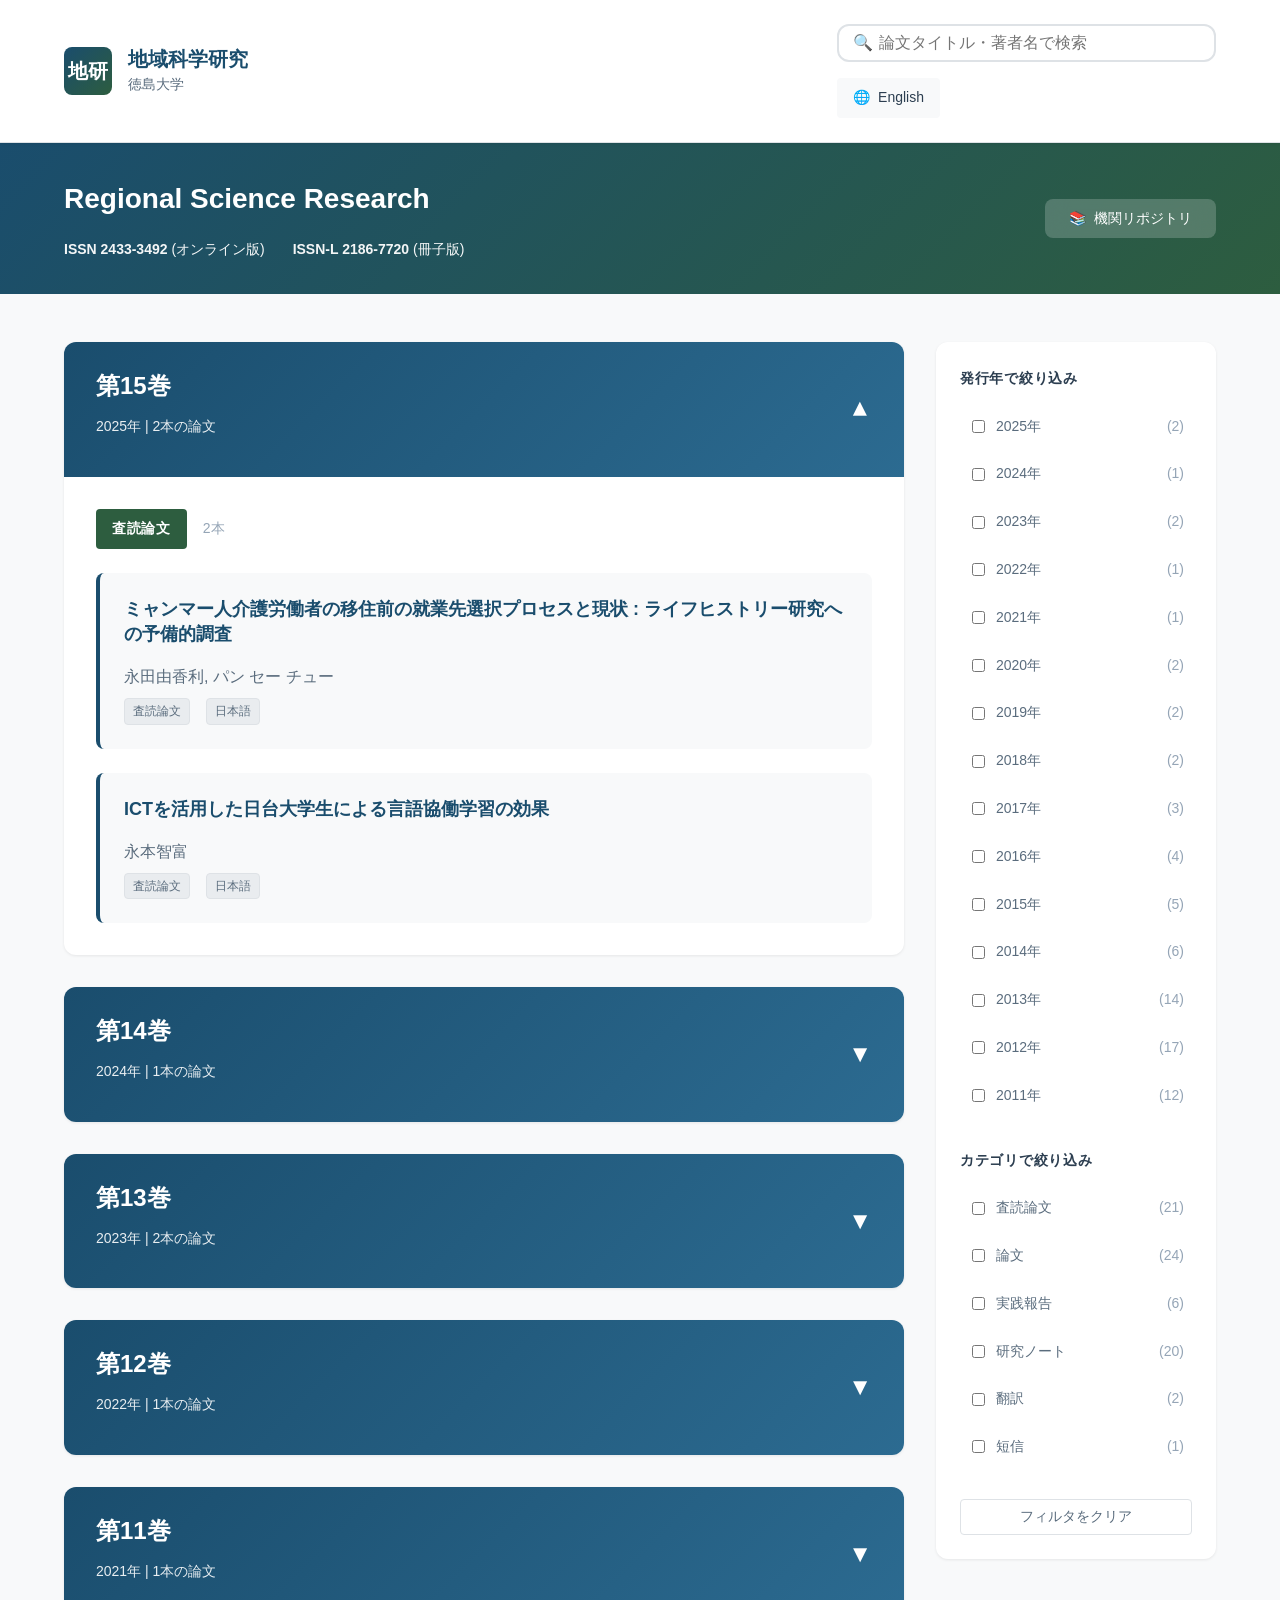
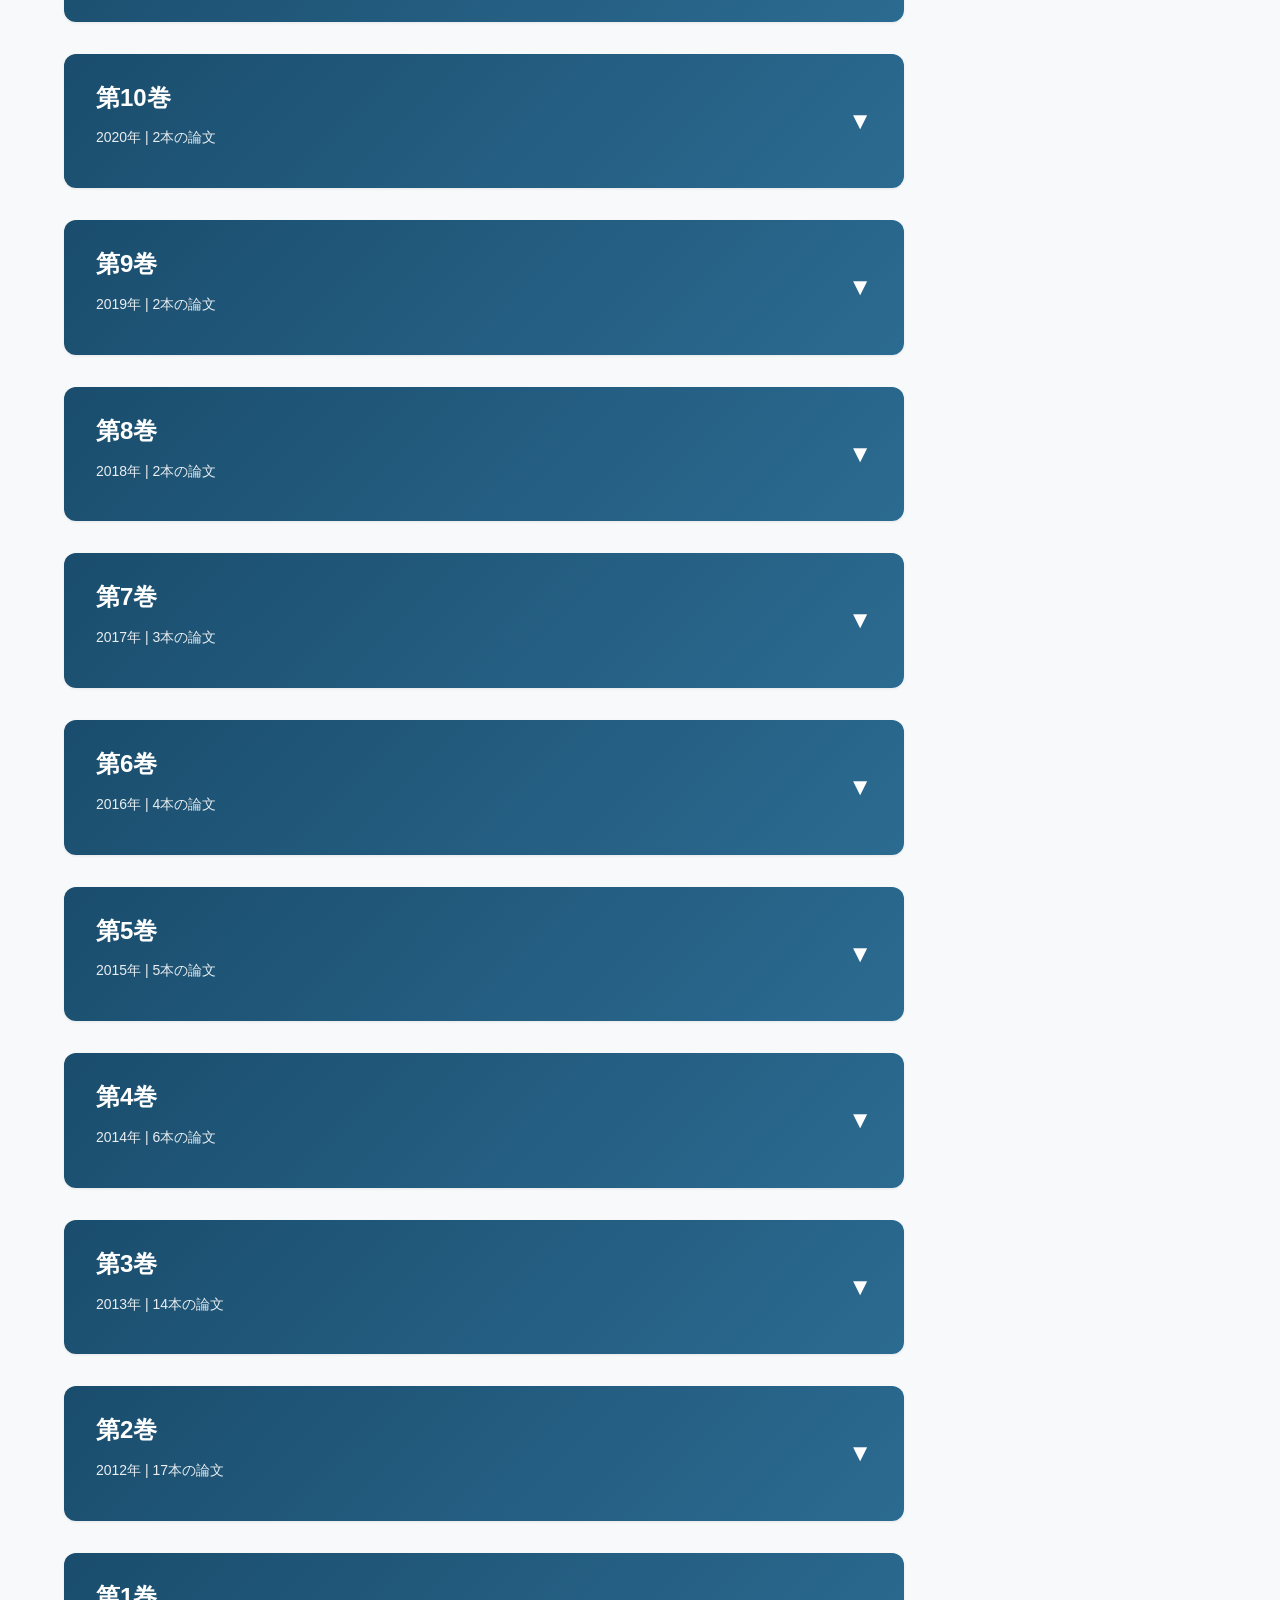
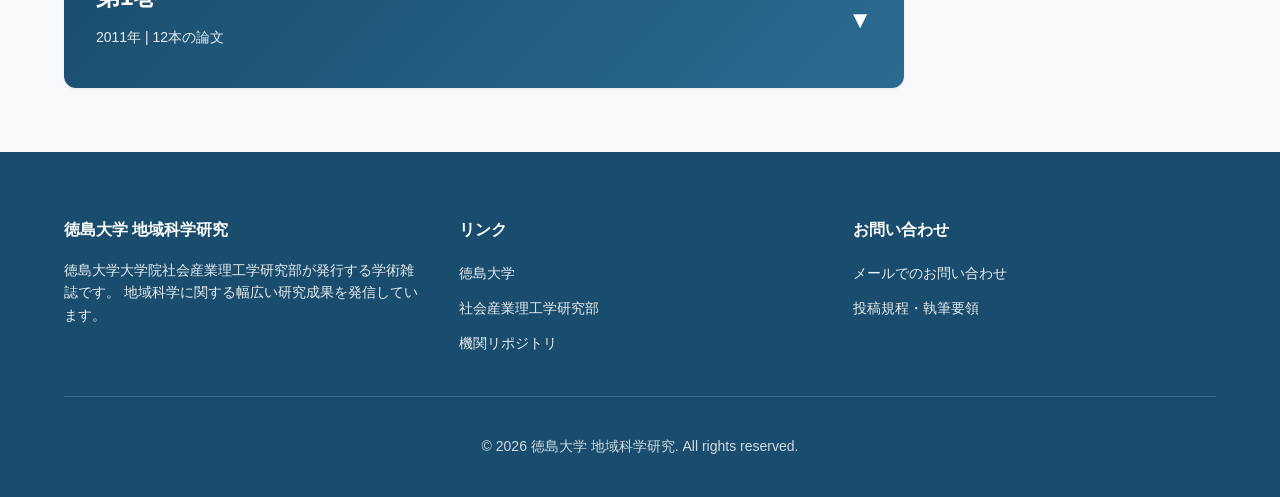
<file: Bulletin/regj.html>
<!DOCTYPE html>
<html lang="ja">
<head>
    <meta charset="UTF-8">
    <meta name="viewport" content="width=device-width, initial-scale=1.0">
    <meta name="description" content="徳島大学 地域科学研究の目次一覧。研究論文、査読論文、研究ノートなどを巻号別に検索・閲覧できます。">
    <meta name="keywords" content="徳島大学, 地域科学研究, 学術誌, 論文, 紀要">
    <meta name="author" content="掛井秀一 (KAKEI Hidekazu)">
    <title>徳島大学 地域科学研究 - 目次一覧</title>
    
    <!-- SEO & Open Graph -->
    <meta property="og:title" content="徳島大学 地域科学研究 - 目次一覧">
    <meta property="og:description" content="徳島大学 地域科学研究の目次一覧。研究論文、査読論文、研究ノートなどを巻号別に検索・閲覧できます。">
    <meta property="og:type" content="website">
    
    <link rel="stylesheet" href="reg_styles.css">
</head>
<body>
    <!-- ヘッダー -->
    <header class="header" role="banner">
        <div class="header-container">
            <div class="site-branding">
                <div class="site-logo" aria-hidden="true">地研</div>
                <div>
                    <h1 class="site-title">地域科学研究</h1>
                    <p class="site-subtitle">徳島大学</p>
                </div>
            </div>
            
            <div class="header-actions">
                <div class="search-container">
                    <span class="search-icon" aria-hidden="true">🔍</span>
                    <input 
                        type="search" 
                        class="search-input" 
                        id="searchInput"
                        placeholder="論文タイトル・著者名で検索"
                        aria-label="論文を検索"
                    >
                </div>
                <a href="reg.html" class="lang-switch" aria-label="English版に切り替え">
                    <span aria-hidden="true">🌐</span>
                    <span>English</span>
                </a>
            </div>
        </div>
    </header>
    
    <!-- メタ情報バナー -->
    <section class="meta-banner">
        <div class="meta-container">
            <div class="meta-info">
                <h1>Regional Science Research</h1>
                <p class="issn-info">
                    <span><strong>ISSN 2433-3492</strong> (オンライン版)</span>
                    <span><strong>ISSN-L 2186-7720</strong> (冊子版)</span>
                </p>
            </div>
            <a href="https://www.tokushima-u.ac.jp/ias/bulletin/" class="repo-link" target="_blank" rel="noopener noreferrer">
                <span aria-hidden="true">📚</span>
                <span>機関リポジトリ</span>
            </a>
        </div>
    </section>
    
    <!-- メインコンテンツ -->
    <main class="main-container">
        <!-- 論文一覧 -->
        <div class="volumes-container" id="volumesContainer" role="main" aria-label="論文一覧">
            <!-- JavaScriptで動的に生成 -->
        </div>
        
        <!-- フィルタサイドバー -->
        <aside class="filters-sidebar" role="complementary" aria-label="フィルタ">
            <div class="filter-section">
                <h2 class="filter-title">発行年で絞り込み</h2>
                <div class="filter-options" id="yearFilters">
                    <!-- JavaScriptで動的に生成 -->
                </div>
            </div>
            
            <div class="filter-section">
                <h2 class="filter-title">カテゴリで絞り込み</h2>
                <div class="filter-options" id="categoryFilters">
                    <!-- JavaScriptで動的に生成 -->
                </div>
            </div>
            
            <button class="clear-filters" id="clearFilters">フィルタをクリア</button>
        </aside>
    </main>
    
    <!-- フッター -->
    <footer class="footer" role="contentinfo">
        <div class="footer-container">
            <div class="footer-content">
                <div class="footer-section">
                    <h3>徳島大学 地域科学研究</h3>
                    <p>
                        徳島大学大学院社会産業理工学研究部が発行する学術雑誌です。
                        地域科学に関する幅広い研究成果を発信しています。
                    </p>
                </div>
                
                <div class="footer-section">
                    <h3>リンク</h3>
                    <ul class="footer-links">
                        <li><a href="https://www.tokushima-u.ac.jp/" target="_blank" rel="noopener">徳島大学</a></li>
                        <li><a href="https://www.tokushima-u.ac.jp/tiss/" target="_blank" rel="noopener">社会産業理工学研究部</a></li>
                        <li><a href="https://www.tokushima-u.ac.jp/ias/bulletin/" target="_blank" rel="noopener">機関リポジトリ</a></li>
                    </ul>
                </div>
                
                <div class="footer-section">
                    <h3>お問い合わせ</h3>
                    <ul class="footer-links">
                        <li><a href="mailto:contact@example.com">メールでのお問い合わせ</a></li>
                        <li><a href="https://gakunai.honbu.tokushima-u.ac.jp/ias/somu/meibo/kiyou/">投稿規程・執筆要領</a></li>
                    </ul>
                </div>
            </div>
            
            <div class="footer-bottom">
                <p>&copy; 2026 徳島大学 地域科学研究. All rights reserved.</p>
            </div>
        </div>
    </footer>
    
    <!-- 外部データファイルを読み込む -->
    <script src="regj_data.txt"></script>
    
    <script>
        // ============================================
        // 状態管理
        // ============================================
        let activeYearFilters = new Set();
        let activeCategoryFilters = new Set();
        let searchQuery = '';
        
        // ============================================
        // 初期化
        // ============================================
        document.addEventListener('DOMContentLoaded', () => {
            renderFilters();
            renderVolumes();
            setupEventListeners();
        });
        
        // ============================================
        // フィルタの描画
        // ============================================
        function renderFilters() {
            // 年フィルタ
            const years = [...new Set(volumesData.map(v => v.year))].sort((a, b) => b - a);
            const yearFiltersContainer = document.getElementById('yearFilters');
            yearFiltersContainer.innerHTML = years.map(year => {
                const count = volumesData.find(v => v.year === year) ? 
                    Object.values(volumesData.find(v => v.year === year).sections)
                        .flat().length : 0;
                return `
                    <label class="filter-option">
                        <input type="checkbox" class="filter-checkbox year-filter" value="${year}" data-year="${year}">
                        <span class="filter-label">${year}年</span>
                        <span class="filter-count">(${count})</span>
                    </label>
                `;
            }).join('');
            
            // カテゴリフィルタ
            const categories = [...new Set(volumesData.flatMap(v => 
                Object.keys(v.sections)
            ))];
            const categoryFiltersContainer = document.getElementById('categoryFilters');
            categoryFiltersContainer.innerHTML = categories.map(category => {
                const count = volumesData.reduce((acc, v) => 
                    acc + (v.sections[category]?.length || 0), 0);
                return `
                    <label class="filter-option">
                        <input type="checkbox" class="filter-checkbox category-filter" value="${category}" data-category="${category}">
                        <span class="filter-label">${category}</span>
                        <span class="filter-count">(${count})</span>
                    </label>
                `;
            }).join('');
        }
        
        // ============================================
        // 巻号の描画
        // ============================================
        function renderVolumes() {
            const container = document.getElementById('volumesContainer');
            const filteredData = getFilteredData();
            
            if (filteredData.length === 0) {
                container.innerHTML = `
                    <div class="empty-state">
                        <div class="empty-state-icon" aria-hidden="true">📭</div>
                        <h2 class="empty-state-title">該当する論文が見つかりませんでした</h2>
                        <p class="empty-state-description">検索条件やフィルタを変更してお試しください</p>
                    </div>
                `;
                return;
            }
            
            container.innerHTML = filteredData.map(volume => `
                <article class="volume-card" data-volume="${volume.volume}">
                    <header class="volume-header" role="button" tabindex="0" aria-expanded="false" aria-controls="volume-${volume.volume}-content">
                        <div>
                            <h2 class="volume-title">第${volume.volume}巻</h2>
                            <p class="volume-meta">${volume.year}年 | ${getTotalPapers(volume)}本の論文</p>
                        </div>
                        <span class="accordion-icon" aria-hidden="true">▼</span>
                    </header>
                    <div class="volume-content" id="volume-${volume.volume}-content">
                        <div class="volume-body">
                            ${renderSections(volume.sections)}
                        </div>
                    </div>
                </article>
            `).join('');
            
            // アコーディオン機能
            document.querySelectorAll('.volume-header').forEach(header => {
                header.addEventListener('click', toggleAccordion);
                header.addEventListener('keydown', (e) => {
                    if (e.key === 'Enter' || e.key === ' ') {
                        e.preventDefault();
                        toggleAccordion(e);
                    }
                });
            });
            
            // 最新巻を自動的に展開
            const firstCard = document.querySelector('.volume-card');
            if (firstCard) {
                firstCard.classList.add('expanded');
                const header = firstCard.querySelector('.volume-header');
                if (header) {
                    header.setAttribute('aria-expanded', 'true');
                }
            }
        }
        
        function toggleAccordion(e) {
            const card = e.currentTarget.closest('.volume-card');
            const isExpanded = card.classList.contains('expanded');
            card.classList.toggle('expanded');
            e.currentTarget.setAttribute('aria-expanded', !isExpanded);
        }
        
        function renderSections(sections) {
            return Object.entries(sections).map(([category, papers]) => `
                <section class="category-section">
                    <div class="category-header">
                        <span class="category-badge">${category}</span>
                        <span class="category-count">${papers.length}本</span>
                    </div>
                    <div class="papers-list">
                        ${papers.map(paper => `
                            <article class="paper-item">
                                <a href="${paper.link}" class="paper-title-link" target="_blank" rel="noopener noreferrer">
                                    ${paper.titleJa || paper.title}
                                </a>
                                <p class="paper-authors">${paper.authorsJa || paper.authors}</p>
                                <div class="paper-meta">
                                    ${paper.tags.map(tag => `<span class="paper-tag">${tag}</span>`).join('')}
                                    <span class="paper-tag ${paper.language}">${paper.language === 'ja' ? '日本語' : '英語'}</span>
                                </div>
                            </article>
                        `).join('')}
                    </div>
                </section>
            `).join('');
        }
        
        function getTotalPapers(volume) {
            return Object.values(volume.sections).reduce((acc, papers) => acc + papers.length, 0);
        }
        
        // ============================================
        // フィルタリング
        // ============================================
        function getFilteredData() {
            let filtered = volumesData;
            
            // 年でフィルタ
            if (activeYearFilters.size > 0) {
                filtered = filtered.filter(v => activeYearFilters.has(v.year));
            }
            
            // カテゴリでフィルタ
            if (activeCategoryFilters.size > 0) {
                filtered = filtered.map(volume => ({
                    ...volume,
                    sections: Object.fromEntries(
                        Object.entries(volume.sections)
                            .filter(([category]) => activeCategoryFilters.has(category))
                    )
                })).filter(v => Object.keys(v.sections).length > 0);
            }
            
            // 検索でフィルタ
            if (searchQuery) {
                filtered = filtered.map(volume => ({
                    ...volume,
                    sections: Object.fromEntries(
                        Object.entries(volume.sections).map(([category, papers]) => [
                            category,
                            papers.filter(paper => 
                                matchesSearch(paper, searchQuery)
                            )
                        ]).filter(([_, papers]) => papers.length > 0)
                    )
                })).filter(v => Object.keys(v.sections).length > 0);
            }
            
            return filtered;
        }
        
        function matchesSearch(paper, query) {
            const searchText = query.toLowerCase();
            return (
                (paper.title && paper.title.toLowerCase().includes(searchText)) ||
                (paper.titleJa && paper.titleJa.toLowerCase().includes(searchText)) ||
                (paper.authors && paper.authors.toLowerCase().includes(searchText)) ||
                (paper.authorsJa && paper.authorsJa.toLowerCase().includes(searchText))
            );
        }
        
        // ============================================
        // イベントリスナー
        // ============================================
        function setupEventListeners() {
            // 検索
            const searchInput = document.getElementById('searchInput');
            searchInput.addEventListener('input', debounce((e) => {
                searchQuery = e.target.value.trim();
                renderVolumes();
            }, 300));
            
            // 年フィルタ
            document.addEventListener('change', (e) => {
                if (e.target.classList.contains('year-filter')) {
                    const year = parseInt(e.target.dataset.year);
                    if (e.target.checked) {
                        activeYearFilters.add(year);
                    } else {
                        activeYearFilters.delete(year);
                    }
                    renderVolumes();
                }
            });
            
            // カテゴリフィルタ
            document.addEventListener('change', (e) => {
                if (e.target.classList.contains('category-filter')) {
                    const category = e.target.dataset.category;
                    if (e.target.checked) {
                        activeCategoryFilters.add(category);
                    } else {
                        activeCategoryFilters.delete(category);
                    }
                    renderVolumes();
                }
            });
            
            // フィルタクリア
            document.getElementById('clearFilters').addEventListener('click', () => {
                activeYearFilters.clear();
                activeCategoryFilters.clear();
                searchQuery = '';
                document.getElementById('searchInput').value = '';
                document.querySelectorAll('.filter-checkbox').forEach(cb => cb.checked = false);
                renderVolumes();
            });
        }
        
        // ============================================
        // ユーティリティ
        // ============================================
        function debounce(func, wait) {
            let timeout;
            return function executedFunction(...args) {
                const later = () => {
                    clearTimeout(timeout);
                    func(...args);
                };
                clearTimeout(timeout);
                timeout = setTimeout(later, wait);
            };
        }
    </script>
</body>
</html>
</file>
<file: Bulletin/styles.css>
/* ============================================
   CSS変数: テーマ管理
============================================ */
:root {
    /* カラーパレット */
    --color-primary: #1a4d6d;        /* 深い藍色 */
    --color-primary-light: #2c6b91;
    --color-primary-dark: #0d3d5a;
    --color-accent: #2d5d3f;         /* 徳島の深緑 */
    --color-accent-light: #3d7d5f;
    --color-bg-main: #ffffff;
    --color-bg-secondary: #f8f9fa;
    --color-bg-tertiary: #e9ecef;
    --color-text-primary: #2c3e50;
    --color-text-secondary: #5a6c7d;
    --color-text-muted: #95a5b6;
    --color-border: #dee2e6;
    --color-link: #1a4d6d;
    --color-link-hover: #2c6b91;
    --color-shadow: rgba(0, 0, 0, 0.08);
    --color-focus: #4a90e2;
    
    /* タイポグラフィ */
    --font-family-base: -apple-system, BlinkMacSystemFont, "Segoe UI", "Hiragino Sans", "Hiragino Kaku Gothic ProN", "Noto Sans JP", Meiryo, sans-serif;
    --font-family-heading: -apple-system, BlinkMacSystemFont, "Segoe UI", "Hiragino Sans", "Hiragino Kaku Gothic ProN", "Noto Sans JP", Meiryo, sans-serif;
    --font-size-base: 16px;
    --font-size-small: 0.875rem;
    --font-size-large: 1.125rem;
    --line-height-base: 1.7;
    --line-height-heading: 1.4;
    
    /* スペーシング */
    --spacing-xs: 0.5rem;
    --spacing-sm: 1rem;
    --spacing-md: 1.5rem;
    --spacing-lg: 2rem;
    --spacing-xl: 3rem;
    --spacing-2xl: 4rem;
    
    /* コンポーネント */
    --border-radius: 8px;
    --border-radius-sm: 4px;
    --border-radius-lg: 12px;
    --box-shadow-sm: 0 1px 3px var(--color-shadow);
    --box-shadow-md: 0 4px 12px var(--color-shadow);
    --box-shadow-lg: 0 8px 24px var(--color-shadow);
    --transition-fast: 0.15s ease;
    --transition-base: 0.3s ease;
    
    /* レイアウト */
    --container-max-width: 1200px;
    --sidebar-width: 280px;
}

/* ============================================
   リセット & ベーススタイル
============================================ */
*, *::before, *::after {
    box-sizing: border-box;
}

html {
    font-size: var(--font-size-base);
    scroll-behavior: smooth;
}

body {
    margin: 0;
    padding: 0;
    font-family: var(--font-family-base);
    color: var(--color-text-primary);
    background-color: var(--color-bg-secondary);
    line-height: var(--line-height-base);
    -webkit-font-smoothing: antialiased;
    -moz-osx-font-smoothing: grayscale;
}

/* アクセシビリティ: フォーカスリング */
*:focus-visible {
    outline: 3px solid var(--color-focus);
    outline-offset: 2px;
}

/* ============================================
   ヘッダー
============================================ */
.header {
    background-color: var(--color-bg-main);
    border-bottom: 1px solid var(--color-border);
    padding: var(--spacing-md) 0;
    position: sticky;
    top: 0;
    z-index: 100;
    box-shadow: var(--box-shadow-sm);
}

.header-container {
    max-width: var(--container-max-width);
    margin: 0 auto;
    padding: 0 var(--spacing-md);
    display: flex;
    flex-wrap: wrap;
    align-items: center;
    gap: var(--spacing-md);
}

.site-branding {
    display: flex;
    align-items: center;
    gap: var(--spacing-sm);
    flex: 1;
    min-width: 0;
}

.site-logo {
    width: 48px;
    height: 48px;
    background: linear-gradient(135deg, var(--color-primary), var(--color-accent));
    border-radius: var(--border-radius);
    display: flex;
    align-items: center;
    justify-content: center;
    font-weight: bold;
    color: white;
    font-size: 1.25rem;
    flex-shrink: 0;
}

.site-title {
    margin: 0;
    font-size: 1.25rem;
    font-weight: 600;
    color: var(--color-primary);
    line-height: var(--line-height-heading);
}

.site-subtitle {
    margin: 0;
    font-size: var(--font-size-small);
    color: var(--color-text-secondary);
    font-weight: normal;
}

.header-actions {
    display: flex;
    align-items: center;
    gap: var(--spacing-sm);
    flex-wrap: wrap;
}

.lang-switch {
    display: inline-flex;
    align-items: center;
    gap: var(--spacing-xs);
    padding: var(--spacing-xs) var(--spacing-sm);
    background-color: var(--color-bg-secondary);
    border-radius: var(--border-radius-sm);
    text-decoration: none;
    color: var(--color-text-primary);
    font-size: var(--font-size-small);
    transition: all var(--transition-fast);
}

.lang-switch:hover {
    background-color: var(--color-primary);
    color: white;
}

.search-container {
    width: 100%;
    max-width: 400px;
    position: relative;
}

.search-input {
    width: 100%;
    padding: var(--spacing-xs) var(--spacing-sm);
    padding-left: 40px;
    border: 2px solid var(--color-border);
    border-radius: var(--border-radius-lg);
    font-size: var(--font-size-base);
    transition: all var(--transition-fast);
}

.search-input:focus {
    border-color: var(--color-primary);
    box-shadow: 0 0 0 3px rgba(26, 77, 109, 0.1);
}

.search-icon {
    position: absolute;
    left: var(--spacing-sm);
    top: 50%;
    transform: translateY(-50%);
    color: var(--color-text-muted);
    pointer-events: none;
}

/* ============================================
   メタ情報バナー
============================================ */
.meta-banner {
    background: linear-gradient(135deg, var(--color-primary), var(--color-accent));
    color: white;
    padding: var(--spacing-lg) 0;
}

.meta-container {
    max-width: var(--container-max-width);
    margin: 0 auto;
    padding: 0 var(--spacing-md);
    display: flex;
    flex-wrap: wrap;
    gap: var(--spacing-lg);
    align-items: center;
}

.meta-info {
    flex: 1;
    min-width: 300px;
}

.meta-info h1 {
    margin: 0 0 var(--spacing-xs) 0;
    font-size: 1.75rem;
    font-weight: 600;
}

.issn-info {
    margin: var(--spacing-sm) 0 0 0;
    font-size: var(--font-size-small);
    opacity: 0.95;
}

.issn-info span {
    margin-right: var(--spacing-md);
}

.repo-link {
    display: inline-flex;
    align-items: center;
    gap: var(--spacing-xs);
    padding: var(--spacing-xs) var(--spacing-md);
    background-color: rgba(255, 255, 255, 0.2);
    color: white;
    text-decoration: none;
    border-radius: var(--border-radius);
    font-size: var(--font-size-small);
    font-weight: 500;
    transition: all var(--transition-fast);
    backdrop-filter: blur(10px);
}

.repo-link:hover {
    background-color: rgba(255, 255, 255, 0.3);
}

/* ============================================
   メインレイアウト
============================================ */
.main-container {
    max-width: var(--container-max-width);
    margin: var(--spacing-xl) auto;
    padding: 0 var(--spacing-md);
    display: grid;
    grid-template-columns: 1fr;
    gap: var(--spacing-lg);
}

@media (min-width: 1024px) {
    .main-container {
        grid-template-columns: 1fr var(--sidebar-width);
    }
}

/* ============================================
   フィルタサイドバー
============================================ */
.filters-sidebar {
    background-color: var(--color-bg-main);
    padding: var(--spacing-md);
    border-radius: var(--border-radius-lg);
    box-shadow: var(--box-shadow-sm);
    height: fit-content;
    position: sticky;
    top: calc(80px + var(--spacing-md));
}

.filter-section {
    margin-bottom: var(--spacing-lg);
}

.filter-section:last-child {
    margin-bottom: 0;
}

.filter-title {
    font-size: 0.9rem;
    font-weight: 600;
    color: var(--color-text-primary);
    margin: 0 0 var(--spacing-sm) 0;
    text-transform: uppercase;
    letter-spacing: 0.05em;
}

.filter-options {
    display: flex;
    flex-direction: column;
    gap: var(--spacing-xs);
}

.filter-option {
    display: flex;
    align-items: center;
    gap: var(--spacing-xs);
    padding: var(--spacing-xs);
    cursor: pointer;
    border-radius: var(--border-radius-sm);
    transition: background-color var(--transition-fast);
}

.filter-option:hover {
    background-color: var(--color-bg-secondary);
}

.filter-checkbox {
    cursor: pointer;
}

.filter-label {
    cursor: pointer;
    font-size: var(--font-size-small);
    color: var(--color-text-secondary);
    flex: 1;
}

.filter-count {
    font-size: var(--font-size-small);
    color: var(--color-text-muted);
}

.clear-filters {
    width: 100%;
    padding: var(--spacing-xs) var(--spacing-sm);
    background-color: transparent;
    border: 1px solid var(--color-border);
    border-radius: var(--border-radius-sm);
    color: var(--color-text-secondary);
    cursor: pointer;
    font-size: var(--font-size-small);
    transition: all var(--transition-fast);
}

.clear-filters:hover {
    background-color: var(--color-bg-secondary);
    border-color: var(--color-text-secondary);
}

/* ============================================
   巻号カード
============================================ */
.volumes-container {
    display: flex;
    flex-direction: column;
    gap: var(--spacing-lg);
}

.volume-card {
    background-color: var(--color-bg-main);
    border-radius: var(--border-radius-lg);
    box-shadow: var(--box-shadow-sm);
    overflow: hidden;
    transition: box-shadow var(--transition-base);
}

.volume-card:hover {
    box-shadow: var(--box-shadow-md);
}

.volume-header {
    background: linear-gradient(135deg, var(--color-primary), var(--color-primary-light));
    color: white;
    padding: var(--spacing-md) var(--spacing-lg);
    cursor: pointer;
    display: flex;
    align-items: center;
    justify-content: space-between;
    transition: background var(--transition-fast);
}

.volume-header:hover {
    background: linear-gradient(135deg, var(--color-primary-dark), var(--color-primary));
}

.volume-title {
    margin: 0;
    font-size: 1.5rem;
    font-weight: 600;
}

.volume-meta {
    font-size: var(--font-size-small);
    opacity: 0.9;
    margin-top: var(--spacing-xs);
}

.accordion-icon {
    font-size: 1.5rem;
    transition: transform var(--transition-base);
}

.volume-card.expanded .accordion-icon {
    transform: rotate(180deg);
}

.volume-content {
    max-height: 0;
    overflow: hidden;
    transition: max-height var(--transition-base) ease-out;
}

.volume-card.expanded .volume-content {
    max-height: 10000px;
}

.volume-body {
    padding: var(--spacing-lg);
}

/* ============================================
   カテゴリセクション
============================================ */
.category-section {
    margin-bottom: var(--spacing-lg);
}

.category-section:last-child {
    margin-bottom: 0;
}

.category-header {
    display: flex;
    align-items: center;
    gap: var(--spacing-sm);
    margin-bottom: var(--spacing-md);
}

.category-badge {
    display: inline-block;
    padding: var(--spacing-xs) var(--spacing-sm);
    background-color: var(--color-accent);
    color: white;
    font-size: var(--font-size-small);
    font-weight: 600;
    border-radius: var(--border-radius-sm);
    text-transform: uppercase;
    letter-spacing: 0.05em;
}

.category-count {
    font-size: var(--font-size-small);
    color: var(--color-text-muted);
}

/* ============================================
   論文リスト
============================================ */
.papers-list {
    display: flex;
    flex-direction: column;
    gap: var(--spacing-md);
}

.paper-item {
    padding: var(--spacing-md);
    border-left: 4px solid var(--color-primary);
    background-color: var(--color-bg-secondary);
    border-radius: var(--border-radius);
    transition: all var(--transition-fast);
}

.paper-item:hover {
    background-color: var(--color-bg-tertiary);
    border-left-color: var(--color-accent);
    transform: translateX(4px);
}

.paper-title-link {
    color: var(--color-link);
    text-decoration: none;
    font-size: var(--font-size-large);
    font-weight: 600;
    line-height: var(--line-height-heading);
    display: block;
    margin-bottom: var(--spacing-xs);
    transition: color var(--transition-fast);
}

.paper-title-link:hover {
    color: var(--color-link-hover);
    text-decoration: underline;
}

.paper-authors {
    color: var(--color-text-secondary);
    font-size: var(--font-size-base);
    margin-bottom: var(--spacing-xs);
}

.paper-meta {
    display: flex;
    flex-wrap: wrap;
    gap: var(--spacing-sm);
    align-items: center;
}

.paper-tag {
    display: inline-block;
    padding: 2px var(--spacing-xs);
    background-color: var(--color-bg-tertiary);
    color: var(--color-text-secondary);
    font-size: 0.75rem;
    border-radius: var(--border-radius-sm);
    border: 1px solid var(--color-border);
}

.paper-tag.japanese {
    background-color: #e3f2fd;
    border-color: #90caf9;
    color: #1565c0;
}

.paper-tag.english {
    background-color: #f3e5f5;
    border-color: #ce93d8;
    color: #6a1b9a;
}

/* ============================================
   空状態
============================================ */
.empty-state {
    text-align: center;
    padding: var(--spacing-2xl) var(--spacing-md);
    color: var(--color-text-muted);
}

.empty-state-icon {
    font-size: 4rem;
    margin-bottom: var(--spacing-md);
}

.empty-state-title {
    font-size: 1.5rem;
    color: var(--color-text-secondary);
    margin-bottom: var(--spacing-sm);
}

.empty-state-description {
    font-size: var(--font-size-base);
}

/* ============================================
   フッター
============================================ */
.footer {
    background-color: var(--color-primary);
    color: white;
    padding: var(--spacing-xl) 0 var(--spacing-md) 0;
    margin-top: var(--spacing-2xl);
}

.footer-container {
    max-width: var(--container-max-width);
    margin: 0 auto;
    padding: 0 var(--spacing-md);
}

.footer-content {
    display: grid;
    grid-template-columns: repeat(auto-fit, minmax(250px, 1fr));
    gap: var(--spacing-lg);
    margin-bottom: var(--spacing-lg);
}

.footer-section h3 {
    font-size: 1rem;
    font-weight: 600;
    margin-bottom: var(--spacing-sm);
}

.footer-section p {
    font-size: var(--font-size-small);
    line-height: 1.6;
    opacity: 0.9;
}

.footer-links {
    list-style: none;
    padding: 0;
    margin: 0;
}

.footer-links li {
    margin-bottom: var(--spacing-xs);
}

.footer-links a {
    color: white;
    text-decoration: none;
    font-size: var(--font-size-small);
    opacity: 0.9;
    transition: opacity var(--transition-fast);
}

.footer-links a:hover {
    opacity: 1;
    text-decoration: underline;
}

.footer-bottom {
    border-top: 1px solid rgba(255, 255, 255, 0.2);
    padding-top: var(--spacing-md);
    text-align: center;
    font-size: var(--font-size-small);
    opacity: 0.8;
}

/* ============================================
   レスポンシブ
============================================ */
@media (max-width: 1023px) {
    .filters-sidebar {
        position: static;
        margin-bottom: var(--spacing-lg);
    }
    
    .main-container {
        grid-template-columns: 1fr;
    }
}

@media (max-width: 768px) {
    .header-container {
        flex-direction: column;
        align-items: stretch;
    }
    
    .site-branding {
        justify-content: center;
    }
    
    .header-actions {
        justify-content: center;
    }
    
    .search-container {
        max-width: 100%;
    }
    
    .meta-container {
        flex-direction: column;
        align-items: stretch;
    }
    
    .meta-info {
        text-align: center;
    }
    
    .volume-title {
        font-size: 1.25rem;
    }
    
    .paper-title-link {
        font-size: 1rem;
    }
}

/* ============================================
   ユーティリティ
============================================ */
.sr-only {
    position: absolute;
    width: 1px;
    height: 1px;
    padding: 0;
    margin: -1px;
    overflow: hidden;
    clip: rect(0, 0, 0, 0);
    white-space: nowrap;
    border-width: 0;
}

.hidden {
    display: none !important;
}
</file>
<file: Bulletin/reg_styles.css>
/* ============================================
   CSS変数: テーマ管理
============================================ */
:root {
    /* カラーパレット */
    --color-primary: #1a4d6d;        /* 深い藍色 */
    --color-primary-light: #2c6b91;
    --color-primary-dark: #0d3d5a;
    --color-accent: #2d5d3f;         /* 徳島の深緑 */
    --color-accent-light: #3d7d5f;
    --color-bg-main: #ffffff;
    --color-bg-secondary: #f8f9fa;
    --color-bg-tertiary: #e9ecef;
    --color-text-primary: #2c3e50;
    --color-text-secondary: #5a6c7d;
    --color-text-muted: #95a5b6;
    --color-border: #dee2e6;
    --color-link: #1a4d6d;
    --color-link-hover: #2c6b91;
    --color-shadow: rgba(0, 0, 0, 0.08);
    --color-focus: #4a90e2;
    
    /* タイポグラフィ */
    --font-family-base: -apple-system, BlinkMacSystemFont, "Segoe UI", "Hiragino Sans", "Hiragino Kaku Gothic ProN", "Noto Sans JP", Meiryo, sans-serif;
    --font-family-heading: -apple-system, BlinkMacSystemFont, "Segoe UI", "Hiragino Sans", "Hiragino Kaku Gothic ProN", "Noto Sans JP", Meiryo, sans-serif;
    --font-size-base: 16px;
    --font-size-small: 0.875rem;
    --font-size-large: 1.125rem;
    --line-height-base: 1.7;
    --line-height-heading: 1.4;
    
    /* スペーシング */
    --spacing-xs: 0.5rem;
    --spacing-sm: 1rem;
    --spacing-md: 1.5rem;
    --spacing-lg: 2rem;
    --spacing-xl: 3rem;
    --spacing-2xl: 4rem;
    
    /* コンポーネント */
    --border-radius: 8px;
    --border-radius-sm: 4px;
    --border-radius-lg: 12px;
    --box-shadow-sm: 0 1px 3px var(--color-shadow);
    --box-shadow-md: 0 4px 12px var(--color-shadow);
    --box-shadow-lg: 0 8px 24px var(--color-shadow);
    --transition-fast: 0.15s ease;
    --transition-base: 0.3s ease;
    
    /* レイアウト */
    --container-max-width: 1200px;
    --sidebar-width: 280px;
}

/* ============================================
   リセット & ベーススタイル
============================================ */
*, *::before, *::after {
    box-sizing: border-box;
}

html {
    font-size: var(--font-size-base);
    scroll-behavior: smooth;
}

body {
    margin: 0;
    padding: 0;
    font-family: var(--font-family-base);
    color: var(--color-text-primary);
    background-color: var(--color-bg-secondary);
    line-height: var(--line-height-base);
    -webkit-font-smoothing: antialiased;
    -moz-osx-font-smoothing: grayscale;
}

/* アクセシビリティ: フォーカスリング */
*:focus-visible {
    outline: 3px solid var(--color-focus);
    outline-offset: 2px;
}

/* ============================================
   ヘッダー
============================================ */
.header {
    background-color: var(--color-bg-main);
    border-bottom: 1px solid var(--color-border);
    padding: var(--spacing-md) 0;
    position: sticky;
    top: 0;
    z-index: 100;
    box-shadow: var(--box-shadow-sm);
}

.header-container {
    max-width: var(--container-max-width);
    margin: 0 auto;
    padding: 0 var(--spacing-md);
    display: flex;
    flex-wrap: wrap;
    align-items: center;
    gap: var(--spacing-md);
}

.site-branding {
    display: flex;
    align-items: center;
    gap: var(--spacing-sm);
    flex: 1;
    min-width: 0;
}

.site-logo {
    width: 48px;
    height: 48px;
    background: linear-gradient(135deg, var(--color-primary), var(--color-accent));
    border-radius: var(--border-radius);
    display: flex;
    align-items: center;
    justify-content: center;
    font-weight: bold;
    color: white;
    font-size: 1.25rem;
    flex-shrink: 0;
}

.site-title {
    margin: 0;
    font-size: 1.25rem;
    font-weight: 600;
    color: var(--color-primary);
    line-height: var(--line-height-heading);
}

.site-subtitle {
    margin: 0;
    font-size: var(--font-size-small);
    color: var(--color-text-secondary);
    font-weight: normal;
}

.header-actions {
    display: flex;
    align-items: center;
    gap: var(--spacing-sm);
    flex-wrap: wrap;
}

.lang-switch {
    display: inline-flex;
    align-items: center;
    gap: var(--spacing-xs);
    padding: var(--spacing-xs) var(--spacing-sm);
    background-color: var(--color-bg-secondary);
    border-radius: var(--border-radius-sm);
    text-decoration: none;
    color: var(--color-text-primary);
    font-size: var(--font-size-small);
    transition: all var(--transition-fast);
}

.lang-switch:hover {
    background-color: var(--color-primary);
    color: white;
}

.search-container {
    width: 100%;
    max-width: 400px;
    position: relative;
}

.search-input {
    width: 100%;
    padding: var(--spacing-xs) var(--spacing-sm);
    padding-left: 40px;
    border: 2px solid var(--color-border);
    border-radius: var(--border-radius-lg);
    font-size: var(--font-size-base);
    transition: all var(--transition-fast);
}

.search-input:focus {
    border-color: var(--color-primary);
    box-shadow: 0 0 0 3px rgba(26, 77, 109, 0.1);
}

.search-icon {
    position: absolute;
    left: var(--spacing-sm);
    top: 50%;
    transform: translateY(-50%);
    color: var(--color-text-muted);
    pointer-events: none;
}

/* ============================================
   メタ情報バナー
============================================ */
.meta-banner {
    background: linear-gradient(135deg, var(--color-primary), var(--color-accent));
    color: white;
    padding: var(--spacing-lg) 0;
}

.meta-container {
    max-width: var(--container-max-width);
    margin: 0 auto;
    padding: 0 var(--spacing-md);
    display: flex;
    flex-wrap: wrap;
    gap: var(--spacing-lg);
    align-items: center;
}

.meta-info {
    flex: 1;
    min-width: 300px;
}

.meta-info h1 {
    margin: 0 0 var(--spacing-xs) 0;
    font-size: 1.75rem;
    font-weight: 600;
}

.issn-info {
    margin: var(--spacing-sm) 0 0 0;
    font-size: var(--font-size-small);
    opacity: 0.95;
}

.issn-info span {
    margin-right: var(--spacing-md);
}

.repo-link {
    display: inline-flex;
    align-items: center;
    gap: var(--spacing-xs);
    padding: var(--spacing-xs) var(--spacing-md);
    background-color: rgba(255, 255, 255, 0.2);
    color: white;
    text-decoration: none;
    border-radius: var(--border-radius);
    font-size: var(--font-size-small);
    font-weight: 500;
    transition: all var(--transition-fast);
    backdrop-filter: blur(10px);
}

.repo-link:hover {
    background-color: rgba(255, 255, 255, 0.3);
}

/* ============================================
   メインレイアウト
============================================ */
.main-container {
    max-width: var(--container-max-width);
    margin: var(--spacing-xl) auto;
    padding: 0 var(--spacing-md);
    display: grid;
    grid-template-columns: 1fr;
    gap: var(--spacing-lg);
}

@media (min-width: 1024px) {
    .main-container {
        grid-template-columns: 1fr var(--sidebar-width);
    }
}

/* ============================================
   フィルタサイドバー
============================================ */
.filters-sidebar {
    background-color: var(--color-bg-main);
    padding: var(--spacing-md);
    border-radius: var(--border-radius-lg);
    box-shadow: var(--box-shadow-sm);
    height: fit-content;
    position: sticky;
    top: calc(80px + var(--spacing-md));
}

.filter-section {
    margin-bottom: var(--spacing-lg);
}

.filter-section:last-child {
    margin-bottom: 0;
}

.filter-title {
    font-size: 0.9rem;
    font-weight: 600;
    color: var(--color-text-primary);
    margin: 0 0 var(--spacing-sm) 0;
    text-transform: uppercase;
    letter-spacing: 0.05em;
}

.filter-options {
    display: flex;
    flex-direction: column;
    gap: var(--spacing-xs);
}

.filter-option {
    display: flex;
    align-items: center;
    gap: var(--spacing-xs);
    padding: var(--spacing-xs);
    cursor: pointer;
    border-radius: var(--border-radius-sm);
    transition: background-color var(--transition-fast);
}

.filter-option:hover {
    background-color: var(--color-bg-secondary);
}

.filter-checkbox {
    cursor: pointer;
}

.filter-label {
    cursor: pointer;
    font-size: var(--font-size-small);
    color: var(--color-text-secondary);
    flex: 1;
}

.filter-count {
    font-size: var(--font-size-small);
    color: var(--color-text-muted);
}

.clear-filters {
    width: 100%;
    padding: var(--spacing-xs) var(--spacing-sm);
    background-color: transparent;
    border: 1px solid var(--color-border);
    border-radius: var(--border-radius-sm);
    color: var(--color-text-secondary);
    cursor: pointer;
    font-size: var(--font-size-small);
    transition: all var(--transition-fast);
}

.clear-filters:hover {
    background-color: var(--color-bg-secondary);
    border-color: var(--color-text-secondary);
}

/* ============================================
   巻号カード
============================================ */
.volumes-container {
    display: flex;
    flex-direction: column;
    gap: var(--spacing-lg);
}

.volume-card {
    background-color: var(--color-bg-main);
    border-radius: var(--border-radius-lg);
    box-shadow: var(--box-shadow-sm);
    overflow: hidden;
    transition: box-shadow var(--transition-base);
}

.volume-card:hover {
    box-shadow: var(--box-shadow-md);
}

.volume-header {
    background: linear-gradient(135deg, var(--color-primary), var(--color-primary-light));
    color: white;
    padding: var(--spacing-md) var(--spacing-lg);
    cursor: pointer;
    display: flex;
    align-items: center;
    justify-content: space-between;
    transition: background var(--transition-fast);
}

.volume-header:hover {
    background: linear-gradient(135deg, var(--color-primary-dark), var(--color-primary));
}

.volume-title {
    margin: 0;
    font-size: 1.5rem;
    font-weight: 600;
}

.volume-meta {
    font-size: var(--font-size-small);
    opacity: 0.9;
    margin-top: var(--spacing-xs);
}

.accordion-icon {
    font-size: 1.5rem;
    transition: transform var(--transition-base);
}

.volume-card.expanded .accordion-icon {
    transform: rotate(180deg);
}

.volume-content {
    max-height: 0;
    overflow: hidden;
    transition: max-height var(--transition-base) ease-out;
}

.volume-card.expanded .volume-content {
    max-height: 10000px;
}

.volume-body {
    padding: var(--spacing-lg);
}

/* ============================================
   カテゴリセクション
============================================ */
.category-section {
    margin-bottom: var(--spacing-lg);
}

.category-section:last-child {
    margin-bottom: 0;
}

.category-header {
    display: flex;
    align-items: center;
    gap: var(--spacing-sm);
    margin-bottom: var(--spacing-md);
}

.category-badge {
    display: inline-block;
    padding: var(--spacing-xs) var(--spacing-sm);
    background-color: var(--color-accent);
    color: white;
    font-size: var(--font-size-small);
    font-weight: 600;
    border-radius: var(--border-radius-sm);
    text-transform: uppercase;
    letter-spacing: 0.05em;
}

.category-count {
    font-size: var(--font-size-small);
    color: var(--color-text-muted);
}

/* ============================================
   論文リスト
============================================ */
.papers-list {
    display: flex;
    flex-direction: column;
    gap: var(--spacing-md);
}

.paper-item {
    padding: var(--spacing-md);
    border-left: 4px solid var(--color-primary);
    background-color: var(--color-bg-secondary);
    border-radius: var(--border-radius);
    transition: all var(--transition-fast);
}

.paper-item:hover {
    background-color: var(--color-bg-tertiary);
    border-left-color: var(--color-accent);
    transform: translateX(4px);
}

.paper-title-link {
    color: var(--color-link);
    text-decoration: none;
    font-size: var(--font-size-large);
    font-weight: 600;
    line-height: var(--line-height-heading);
    display: block;
    margin-bottom: var(--spacing-xs);
    transition: color var(--transition-fast);
}

.paper-title-link:hover {
    color: var(--color-link-hover);
    text-decoration: underline;
}

.paper-authors {
    color: var(--color-text-secondary);
    font-size: var(--font-size-base);
    margin-bottom: var(--spacing-xs);
}

.paper-meta {
    display: flex;
    flex-wrap: wrap;
    gap: var(--spacing-sm);
    align-items: center;
}

.paper-tag {
    display: inline-block;
    padding: 2px var(--spacing-xs);
    background-color: var(--color-bg-tertiary);
    color: var(--color-text-secondary);
    font-size: 0.75rem;
    border-radius: var(--border-radius-sm);
    border: 1px solid var(--color-border);
}

.paper-tag.japanese {
    background-color: #e3f2fd;
    border-color: #90caf9;
    color: #1565c0;
}

.paper-tag.english {
    background-color: #f3e5f5;
    border-color: #ce93d8;
    color: #6a1b9a;
}

/* ============================================
   空状態
============================================ */
.empty-state {
    text-align: center;
    padding: var(--spacing-2xl) var(--spacing-md);
    color: var(--color-text-muted);
}

.empty-state-icon {
    font-size: 4rem;
    margin-bottom: var(--spacing-md);
}

.empty-state-title {
    font-size: 1.5rem;
    color: var(--color-text-secondary);
    margin-bottom: var(--spacing-sm);
}

.empty-state-description {
    font-size: var(--font-size-base);
}

/* ============================================
   フッター
============================================ */
.footer {
    background-color: var(--color-primary);
    color: white;
    padding: var(--spacing-xl) 0 var(--spacing-md) 0;
    margin-top: var(--spacing-2xl);
}

.footer-container {
    max-width: var(--container-max-width);
    margin: 0 auto;
    padding: 0 var(--spacing-md);
}

.footer-content {
    display: grid;
    grid-template-columns: repeat(auto-fit, minmax(250px, 1fr));
    gap: var(--spacing-lg);
    margin-bottom: var(--spacing-lg);
}

.footer-section h3 {
    font-size: 1rem;
    font-weight: 600;
    margin-bottom: var(--spacing-sm);
}

.footer-section p {
    font-size: var(--font-size-small);
    line-height: 1.6;
    opacity: 0.9;
}

.footer-links {
    list-style: none;
    padding: 0;
    margin: 0;
}

.footer-links li {
    margin-bottom: var(--spacing-xs);
}

.footer-links a {
    color: white;
    text-decoration: none;
    font-size: var(--font-size-small);
    opacity: 0.9;
    transition: opacity var(--transition-fast);
}

.footer-links a:hover {
    opacity: 1;
    text-decoration: underline;
}

.footer-bottom {
    border-top: 1px solid rgba(255, 255, 255, 0.2);
    padding-top: var(--spacing-md);
    text-align: center;
    font-size: var(--font-size-small);
    opacity: 0.8;
}

/* ============================================
   レスポンシブ
============================================ */
@media (max-width: 1023px) {
    .filters-sidebar {
        position: static;
        margin-bottom: var(--spacing-lg);
    }
    
    .main-container {
        grid-template-columns: 1fr;
    }
}

@media (max-width: 768px) {
    .header-container {
        flex-direction: column;
        align-items: stretch;
    }
    
    .site-branding {
        justify-content: center;
    }
    
    .header-actions {
        justify-content: center;
    }
    
    .search-container {
        max-width: 100%;
    }
    
    .meta-container {
        flex-direction: column;
        align-items: stretch;
    }
    
    .meta-info {
        text-align: center;
    }
    
    .volume-title {
        font-size: 1.25rem;
    }
    
    .paper-title-link {
        font-size: 1rem;
    }
}

/* ============================================
   ユーティリティ
============================================ */
.sr-only {
    position: absolute;
    width: 1px;
    height: 1px;
    padding: 0;
    margin: -1px;
    overflow: hidden;
    clip: rect(0, 0, 0, 0);
    white-space: nowrap;
    border-width: 0;
}

.hidden {
    display: none !important;
}
</file>
